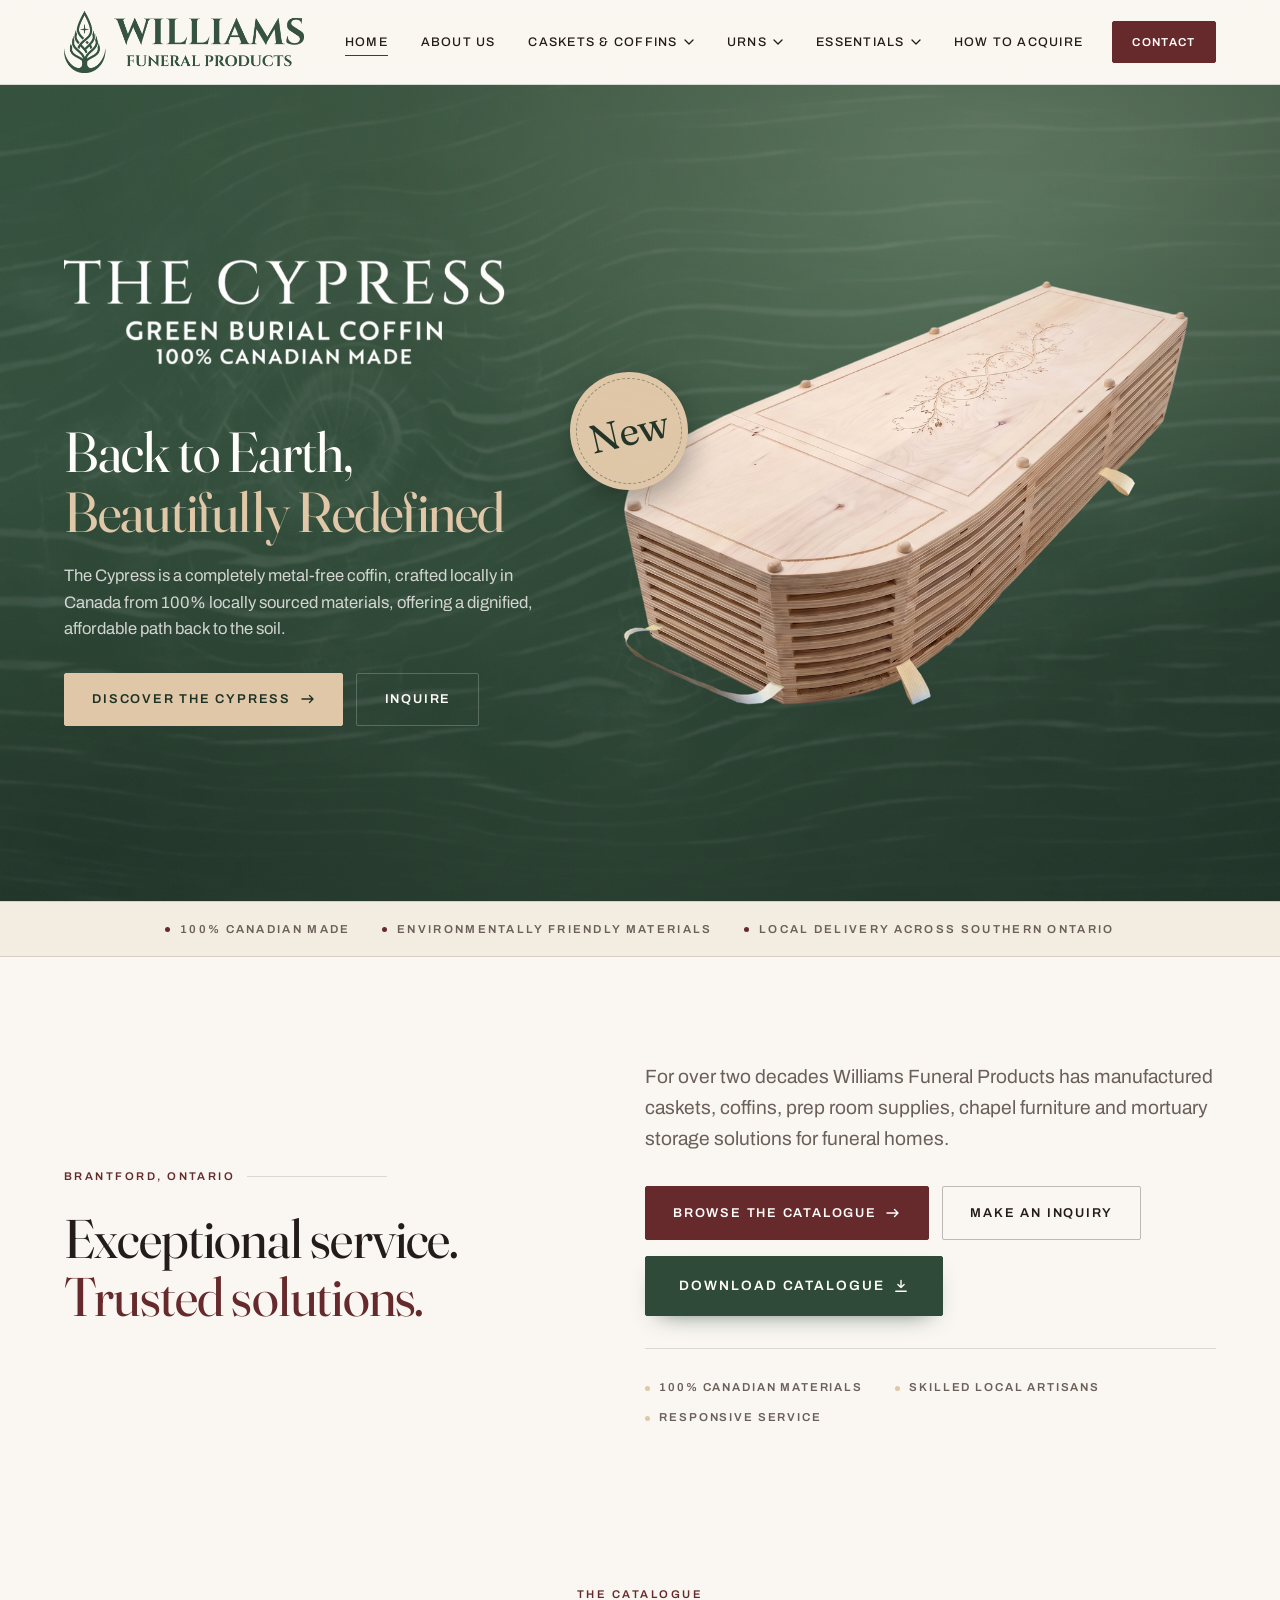
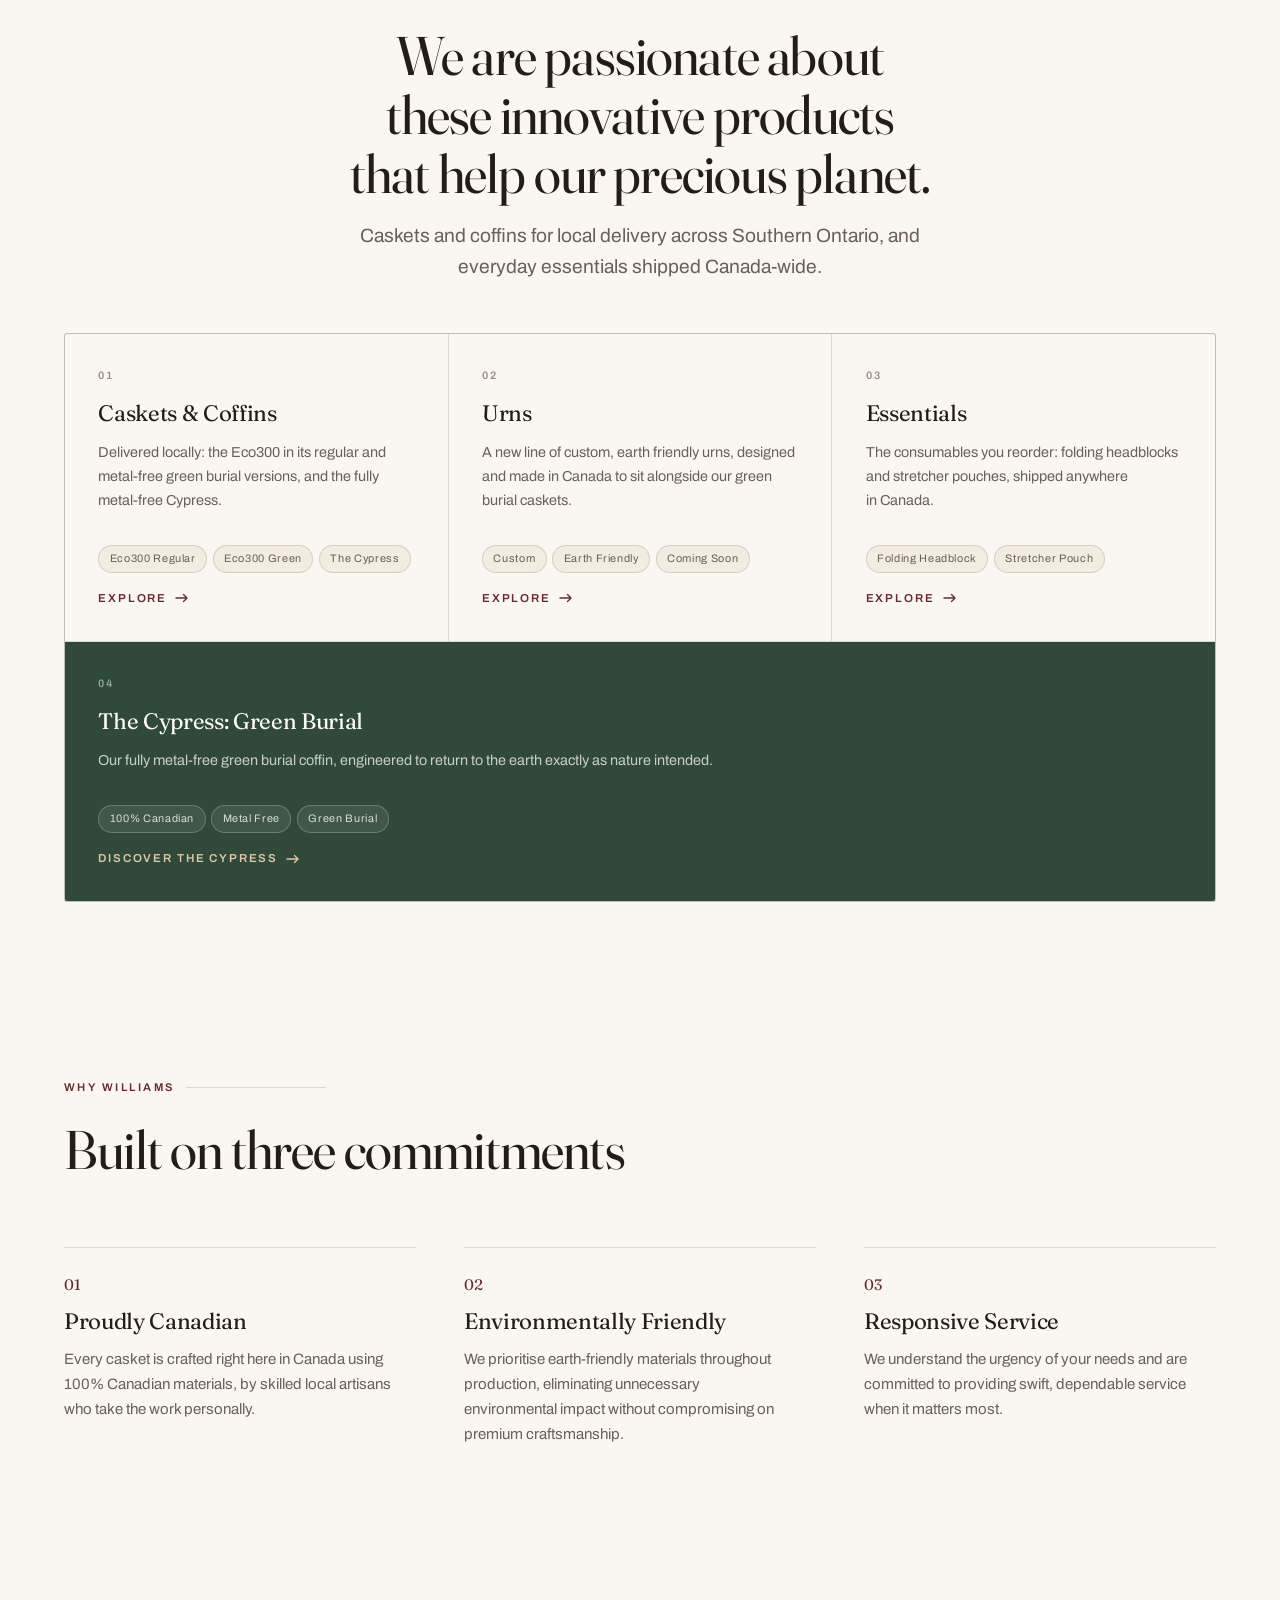
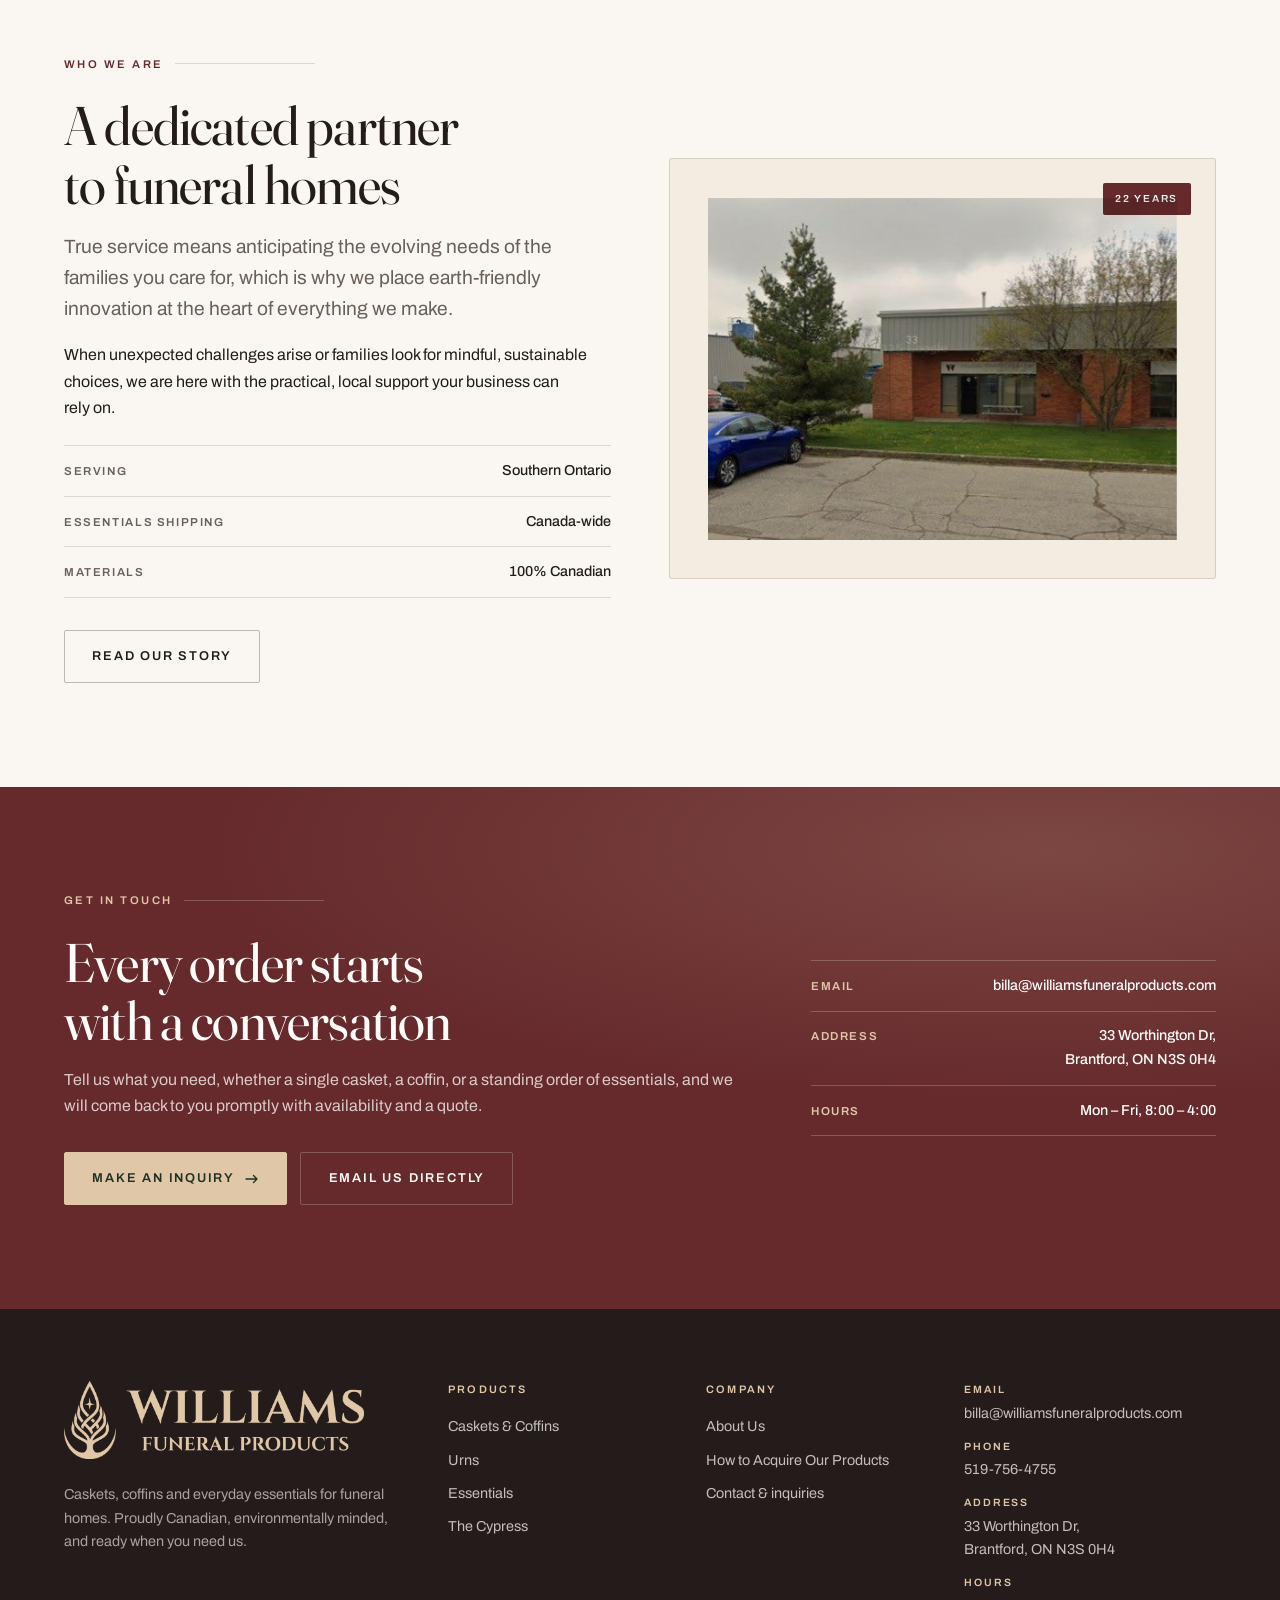
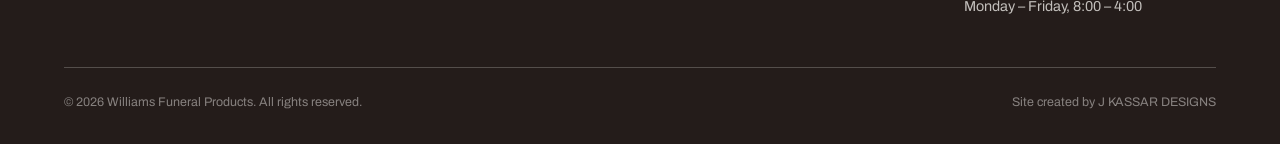
<file: index.html>
<!DOCTYPE html>
<html lang="en-CA" class="no-js">
<head>
<meta charset="utf-8">
<meta name="viewport" content="width=device-width, initial-scale=1">
<title>Williams Funeral Products</title>
<meta name="description" content="Canadian casket manufacturer and funeral home supplier serving Southern Ontario. Caskets, coffins and everyday essentials.">
<link rel="canonical" href="https://williamsfuneralproducts.com/">
<link rel="icon" href="favicon.ico" sizes="32x32">
<link rel="icon" href="assets/img/logos/icon-192.png" type="image/png" sizes="192x192">
<link rel="apple-touch-icon" href="apple-touch-icon.png">
<link rel="manifest" href="site.webmanifest">
<meta name="theme-color" content="#662a2c">

<!-- Open Graph / social -->
<meta property="og:type" content="website">
<meta property="og:site_name" content="Williams Funeral Products">
<meta property="og:title" content="Williams Funeral Products">
<meta property="og:description" content="Caskets, coffins and everyday essentials for funeral homes. 100% Canadian materials, crafted by skilled local artisans in Brantford, Ontario.">
<meta property="og:url" content="https://williamsfuneralproducts.com/">
<meta property="og:image" content="https://williamsfuneralproducts.com/assets/img/site/og-default.jpg">
<meta property="og:image:width" content="1200">
<meta property="og:image:height" content="630">
<meta property="og:image:alt" content="Williams Funeral Products">
<meta property="og:locale" content="en_CA">
<meta name="twitter:card" content="summary_large_image">

<link rel="preconnect" href="https://fonts.googleapis.com">
<link rel="preconnect" href="https://fonts.gstatic.com" crossorigin>
<link href="https://fonts.googleapis.com/css2?family=Archivo:wght@400;500;600;700&family=Fraunces:opsz,wght@9..144,300..700&display=swap" rel="stylesheet">
<link rel="stylesheet" href="assets/css/style.css">
<script type="application/ld+json">
{
  "@context": "https://schema.org",
  "@type": "LocalBusiness",
  "@id": "https://williamsfuneralproducts.com/#business",
  "name": "Williams Funeral Products",
  "url": "https://williamsfuneralproducts.com/",
  "logo": "https://williamsfuneralproducts.com/assets/img/logos/wfp-logo.png",
  "image": "https://williamsfuneralproducts.com/assets/img/site/about-premises.jpg",
  "description": "Canadian casket manufacturer and funeral home supplier based in Brantford, Ontario. Caskets, coffins and essentials for Southern Ontario.",
  "telephone": "+1-519-756-4755",
  "email": "billa@williamsfuneralproducts.com",
  "address": {
    "@type": "PostalAddress",
    "streetAddress": "33 Worthington Dr",
    "addressLocality": "Brantford",
    "addressRegion": "ON",
    "postalCode": "N3S 0H4",
    "addressCountry": "CA"
  },
  "openingHoursSpecification": [{
    "@type": "OpeningHoursSpecification",
    "dayOfWeek": ["Monday","Tuesday","Wednesday","Thursday","Friday"],
    "opens": "08:00",
    "closes": "16:00"
  }],
  "areaServed": [
    {"@type":"AdministrativeArea","name":"Southern Ontario"},
    {"@type":"City","name":"Brantford, Ontario"},
    {"@type":"City","name":"Paris, Ontario"},
    {"@type":"City","name":"St. George, Ontario"},
    {"@type":"City","name":"Burford, Ontario"},
    {"@type":"City","name":"Mount Pleasant, Ontario"},
    {"@type":"City","name":"Scotland, Ontario"},
    {"@type":"City","name":"Cainsville, Ontario"},
    {"@type":"City","name":"Ohsweken, Ontario"},
    {"@type":"City","name":"Hagersville, Ontario"},
    {"@type":"City","name":"Caledonia, Ontario"},
    {"@type":"City","name":"Waterford, Ontario"},
    {"@type":"City","name":"Simcoe, Ontario"},
    {"@type":"City","name":"Port Dover, Ontario"},
    {"@type":"City","name":"Delhi, Ontario"},
    {"@type":"City","name":"Norwich, Ontario"},
    {"@type":"City","name":"Tillsonburg, Ontario"},
    {"@type":"City","name":"Woodstock, Ontario"},
    {"@type":"City","name":"Ingersoll, Ontario"},
    {"@type":"City","name":"Ayr, Ontario"},
    {"@type":"City","name":"Cambridge, Ontario"},
    {"@type":"City","name":"Kitchener, Ontario"},
    {"@type":"City","name":"Waterloo, Ontario"},
    {"@type":"City","name":"Guelph, Ontario"},
    {"@type":"City","name":"Hamilton, Ontario"},
    {"@type":"City","name":"Ancaster, Ontario"},
    {"@type":"City","name":"Dundas, Ontario"},
    {"@type":"City","name":"Stoney Creek, Ontario"},
    {"@type":"City","name":"Waterdown, Ontario"},
    {"@type":"City","name":"Flamborough, Ontario"},
    {"@type":"City","name":"Binbrook, Ontario"},
    {"@type":"City","name":"Burlington, Ontario"},
    {"@type":"City","name":"Grimsby, Ontario"},
    {"@type":"City","name":"Beamsville, Ontario"},
    {"@type":"City","name":"Lincoln, Ontario"},
    {"@type":"City","name":"Smithville, Ontario"},
    {"@type":"City","name":"St. Catharines, Ontario"},
    {"@type":"City","name":"Niagara Falls, Ontario"},
    {"@type":"City","name":"Niagara-on-the-Lake, Ontario"},
    {"@type":"City","name":"Thorold, Ontario"},
    {"@type":"City","name":"Welland, Ontario"},
    {"@type":"City","name":"Port Colborne, Ontario"},
    {"@type":"City","name":"Fort Erie, Ontario"},
    {"@type":"City","name":"Toronto, Ontario"},
    {"@type":"City","name":"Etobicoke, Ontario"},
    {"@type":"City","name":"North York, Ontario"},
    {"@type":"City","name":"Scarborough, Ontario"},
    {"@type":"City","name":"Mississauga, Ontario"},
    {"@type":"City","name":"Brampton, Ontario"},
    {"@type":"City","name":"Vaughan, Ontario"},
    {"@type":"City","name":"Woodbridge, Ontario"},
    {"@type":"City","name":"Markham, Ontario"},
    {"@type":"City","name":"Richmond Hill, Ontario"},
    {"@type":"City","name":"Thornhill, Ontario"},
    {"@type":"City","name":"Oakville, Ontario"},
    {"@type":"City","name":"Milton, Ontario"},
    {"@type":"City","name":"Georgetown, Ontario"},
    {"@type":"City","name":"Halton Hills, Ontario"},
    {"@type":"City","name":"Caledon, Ontario"},
    {"@type":"City","name":"Bolton, Ontario"},
    {"@type":"City","name":"Newmarket, Ontario"},
    {"@type":"City","name":"Aurora, Ontario"},
    {"@type":"City","name":"King City, Ontario"},
    {"@type":"City","name":"Stouffville, Ontario"},
    {"@type":"City","name":"Pickering, Ontario"},
    {"@type":"City","name":"Ajax, Ontario"},
    {"@type":"City","name":"Whitby, Ontario"},
    {"@type":"City","name":"Oshawa, Ontario"},
    {"@type":"City","name":"Bowmanville, Ontario"},
    {"@type":"City","name":"Windsor, Ontario"},
    {"@type":"City","name":"LaSalle, Ontario"},
    {"@type":"City","name":"Tecumseh, Ontario"},
    {"@type":"City","name":"Amherstburg, Ontario"},
    {"@type":"City","name":"Essex, Ontario"},
    {"@type":"City","name":"Kingsville, Ontario"},
    {"@type":"City","name":"Leamington, Ontario"},
    {"@type":"City","name":"Lakeshore, Ontario"},
    {"@type":"City","name":"Belle River, Ontario"},
    {"@type":"City","name":"Harrow, Ontario"},
    {"@type":"City","name":"Chatham, Ontario"},
    {"@type":"City","name":"Wallaceburg, Ontario"},
    {"@type":"City","name":"Tilbury, Ontario"},
    {"@type":"City","name":"Blenheim, Ontario"},
    {"@type":"City","name":"Ridgetown, Ontario"},
    {"@type":"City","name":"Wheatley, Ontario"},
    {"@type":"City","name":"London, Ontario"},
    {"@type":"City","name":"St. Thomas, Ontario"},
    {"@type":"City","name":"Strathroy, Ontario"},
    {"@type":"City","name":"Sarnia, Ontario"}
  ],
  "knowsAbout": [
    "100% Canadian-made caskets",
    "100% metal-free burial casket",
    "Canadian casket manufacturer",
    "Canadian casket supplier",
    "Canadian caskets and funeral supplies",
    "Canadian funeral products manufacturer",
    "Canadian funeral products supplier",
    "Canadian green burial casket",
    "Canadian-made caskets",
    "Canadian-made funeral caskets",
    "Canadian-made green casket",
    "Canadian-made wood caskets",
    "affordable funeral caskets",
    "affordable green burial casket",
    "animal aftercare supplies",
    "biodegradable casket Canada",
    "biodegradable casket supplier",
    "biodegradable coffin Canada",
    "burial caskets Canada",
    "cardboard headblock",
    "casket containers Canada",
    "casket delivery Southern Ontario",
    "casket delivery for funeral homes",
    "casket for natural burial cemetery",
    "casket manufacturer Brantford",
    "casket manufacturer Brantford Ontario",
    "casket manufacturer Ontario",
    "casket supplier Brantford",
    "casket supplier Burlington",
    "casket supplier Cambridge Ontario",
    "casket supplier Canada",
    "casket supplier Hamilton",
    "casket supplier London Ontario",
    "casket supplier Niagara Falls",
    "casket supplier Ontario",
    "casket supplier Southern Ontario",
    "casket supplier Southwestern Ontario",
    "casket supplier St. Catharines",
    "casket supplier Toronto",
    "casket supplier for funeral directors",
    "caskets and mortuary supplies Canada",
    "caskets for funeral homes",
    "custom funeral caskets",
    "eco casket for funeral homes",
    "eco-friendly casket Canada",
    "eco-friendly caskets for funeral homes",
    "eco-friendly funeral products Canada",
    "environmentally friendly casket",
    "environmentally friendly caskets Canada",
    "environmentally responsible funeral products",
    "exhumation container supplier",
    "faith-specific funeral caskets",
    "folding funeral headblock",
    "funeral casket catalogue",
    "funeral containers Canada",
    "funeral director essentials",
    "funeral director products Canada",
    "funeral director supplies Canada",
    "funeral headblocks",
    "funeral home casket supplier",
    "funeral home consumables",
    "funeral home equipment Canada",
    "funeral home green burial options",
    "funeral home supplier Ontario",
    "funeral home supplier Woodstock Ontario",
    "funeral home supplies Canada",
    "funeral home supplies Guelph",
    "funeral home supplies Hamilton",
    "funeral home supplies Mississauga",
    "funeral home supplies Southern Ontario",
    "funeral home supplies and equipment",
    "funeral home supplies online Canada",
    "funeral industry equipment supplier",
    "funeral industry supplies Canada",
    "funeral positioning equipment",
    "funeral preparation headrest",
    "funeral preparation supplies",
    "funeral products supplier Canada",
    "funeral products supplier Oakville",
    "funeral products supplier Southern Ontario",
    "funeral supplies Brantford Ontario",
    "funeral supplies Greater Toronto Area",
    "funeral supplies Kitchener-Waterloo",
    "funeral supplies Niagara Region",
    "funeral supplies Southern Ontario",
    "funeral supplies shipped across Canada",
    "funeral supply company Brantford",
    "funeral supply company Canada",
    "funeral transfer pouch",
    "green burial casket Canada",
    "green burial casket supplier",
    "green funeral products Canada",
    "human remains transfer pouch",
    "lightweight green burial casket",
    "locally made Canadian caskets",
    "locally sourced Canadian casket",
    "made-to-order caskets",
    "memorial theme casket",
    "metal-free casket Canada",
    "mortuary headblocks",
    "mortuary preparation supplies",
    "mortuary stretcher pouch",
    "mortuary supplies Canada",
    "mortuary supplies Southern Ontario",
    "mortuary supplies online Canada",
    "natural burial casket Canada",
    "natural burial coffin Canada",
    "natural burial products Canada",
    "natural cedar casket",
    "natural wood burial casket",
    "organic burial casket Canada",
    "plywood caskets Canada",
    "poplar caskets Canada",
    "red cedar funeral casket",
    "religious caskets Canada",
    "rope handle casket",
    "stretcher pouch Canada",
    "sustainable casket Canada",
    "sustainable death-care products",
    "sustainable funeral casket",
    "sustainable funeral products Canada",
    "unique funeral caskets",
    "viewing casket Canada",
    "wholesale casket supplier",
    "wholesale caskets Canada",
    "wooden caskets Canada",
    "Canadian casket manufacturing",
    "casket supply for funeral homes",
    "wholesale caskets",
    "funeral home supplies",
    "mortuary supplies",
    "funeral director supplies",
    "wooden caskets",
    "plywood caskets",
    "poplar caskets",
    "rope handle caskets",
    "viewing caskets",
    "green burial caskets",
    "natural burial caskets",
    "biodegradable caskets",
    "metal-free caskets",
    "eco-friendly caskets",
    "sustainable funeral products",
    "stretcher pouches",
    "human remains transfer pouches",
    "folding headblocks"
  ]
}
</script>
</head>
<body>
<a class="skip-link" href="#main">Skip to content</a>

<!-- ====================================================================
     Header
     ==================================================================== -->
<header class="site-head" data-head>
  <div class="wrap head-bar">
    <a class="brand" href="./" aria-label="Williams Funeral Products home">
      <img class="brand__full" src="assets/img/logos/wfp-logo.png" alt="" width="1846" height="477">
    </a>

    <nav class="nav" aria-label="Primary">
      <ul class="nav__list">
        <li class="nav__item"><a class="nav__link" href="./">Home</a></li>
        <li class="nav__item"><a class="nav__link" href="about">About Us</a></li>

        <li class="nav__item" data-dropdown>
          <a class="nav__link" href="caskets-containers" data-dropdown-trigger aria-expanded="false" aria-controls="menu-caskets">
            Caskets &amp; Coffins
            <svg class="nav__caret" width="10" height="6" viewBox="0 0 10 6" fill="none" aria-hidden="true"><path d="M1 1l4 4 4-4" stroke="currentColor" stroke-width="1.3" stroke-linecap="round" stroke-linejoin="round"/></svg>
          </a>
          <div class="mega" id="menu-caskets" data-dropdown-panel data-open="false">
            <p class="mega__head">Caskets &amp; Coffins, Local Delivery</p>
            <ul class="mega__list">
              <li><a class="mega__link" href="caskets-containers#eco300">Eco300 Regular</a></li>
              <li><a class="mega__link" href="caskets-containers#eco300-green">Eco300 Green</a></li>
              <li><a class="mega__link" href="cypress">The Cypress (Green Burial)</a></li>
            </ul>
            <a class="mega__all" href="caskets-containers">View all caskets &amp; coffins</a>
          </div>
        </li>

        <li class="nav__item" data-dropdown>
          <a class="nav__link" href="urns-vessels" data-dropdown-trigger aria-expanded="false" aria-controls="menu-urns">
            Urns
            <svg class="nav__caret" width="10" height="6" viewBox="0 0 10 6" fill="none" aria-hidden="true"><path d="M1 1l4 4 4-4" stroke="currentColor" stroke-width="1.3" stroke-linecap="round" stroke-linejoin="round"/></svg>
          </a>
          <div class="mega" id="menu-urns" data-dropdown-panel data-open="false">
            <p class="mega__head">Urns</p>
            <ul class="mega__list">
              <li><a class="mega__link" href="urns-vessels#custom-earth-friendly-urns">Custom Earth Friendly Urns <span class="soon-tag">Coming soon</span></a></li>
            </ul>
            <a class="mega__all" href="urns-vessels">View the urn range</a>
          </div>
        </li>


        <li class="nav__item" data-dropdown>
          <a class="nav__link" href="essentials" data-dropdown-trigger aria-expanded="false" aria-controls="menu-essentials">
            Essentials
            <svg class="nav__caret" width="10" height="6" viewBox="0 0 10 6" fill="none" aria-hidden="true"><path d="M1 1l4 4 4-4" stroke="currentColor" stroke-width="1.3" stroke-linecap="round" stroke-linejoin="round"/></svg>
          </a>
          <div class="mega" id="menu-essentials" data-dropdown-panel data-open="false">
            <p class="mega__head">Online Store Essentials, Canada-wide</p>
            <ul class="mega__list">
              <li><a class="mega__link" href="essentials#folding-headblock">Folding Headblock</a></li>
              <li><a class="mega__link" href="essentials#stretcher-pouch">Stretcher Pouch</a></li>
            </ul>
            <a class="mega__all" href="essentials">View all essentials</a>
          </div>
        </li>

        <li class="nav__item"><a class="nav__link" href="how-to-acquire">How to Acquire</a></li>

        <li class="nav__item nav__item--cta"><a class="btn btn--nav" href="contact">Contact</a></li>
      </ul>
    </nav>


    <button class="burger" type="button" data-burger aria-expanded="false" aria-controls="mobile-drawer" aria-label="Open menu">
      <span></span><span></span><span></span>
    </button>
  </div>

</header>

<!-- Mobile drawer: a direct child of <body>. It must NOT live inside
     .site-head, whose backdrop-filter would make the header a
     containing block for this fixed-position element. -->
  <div class="drawer" id="mobile-drawer" data-drawer data-open="false" aria-hidden="true">
    <ul class="drawer__list">
      <li class="drawer__item"><a class="drawer__link" href="./">Home</a></li>
      <li class="drawer__item"><a class="drawer__link" href="about">About Us</a></li>

      <li class="drawer__item">
        <button class="drawer__toggle" type="button" data-acc-trigger aria-expanded="false" aria-controls="acc-caskets">
          Caskets &amp; Coffins
          <svg class="nav__caret" width="12" height="7" viewBox="0 0 10 6" fill="none" aria-hidden="true"><path d="M1 1l4 4 4-4" stroke="currentColor" stroke-width="1.3" stroke-linecap="round" stroke-linejoin="round"/></svg>
        </button>
        <div class="drawer__panel" id="acc-caskets" data-open="false"><div>
          <ul class="drawer__sub">
            <li><a href="caskets-containers#eco300">Eco300 Regular</a></li>
            <li><a href="caskets-containers#eco300-green">Eco300 Green</a></li>
            <li><a href="cypress">The Cypress (Green Burial)</a></li>
            <li><a href="caskets-containers">View all &rarr;</a></li>
          </ul>
        </div></div>
      </li>

      <li class="drawer__item">
        <button class="drawer__toggle" type="button" data-acc-trigger aria-expanded="false" aria-controls="acc-urns">
          Urns
          <svg class="nav__caret" width="12" height="7" viewBox="0 0 10 6" fill="none" aria-hidden="true"><path d="M1 1l4 4 4-4" stroke="currentColor" stroke-width="1.3" stroke-linecap="round" stroke-linejoin="round"/></svg>
        </button>
        <div class="drawer__panel" id="acc-urns" data-open="false"><div>
          <ul class="drawer__sub">
            <li><a href="urns-vessels#custom-earth-friendly-urns">Custom Earth Friendly Urns <span class="soon-tag">Coming soon</span></a></li>
            <li><a href="urns-vessels">View all &rarr;</a></li>
          </ul>
        </div></div>
      </li>


      <li class="drawer__item">
        <button class="drawer__toggle" type="button" data-acc-trigger aria-expanded="false" aria-controls="acc-essentials">
          Essentials
          <svg class="nav__caret" width="12" height="7" viewBox="0 0 10 6" fill="none" aria-hidden="true"><path d="M1 1l4 4 4-4" stroke="currentColor" stroke-width="1.3" stroke-linecap="round" stroke-linejoin="round"/></svg>
        </button>
        <div class="drawer__panel" id="acc-essentials" data-open="false"><div>
          <ul class="drawer__sub">
            <li><a href="essentials#folding-headblock">Folding Headblock</a></li>
            <li><a href="essentials#stretcher-pouch">Stretcher Pouch</a></li>
            <li><a href="essentials">View all &rarr;</a></li>
          </ul>
        </div></div>
      </li>

      <li class="drawer__item"><a class="drawer__link" href="how-to-acquire">How to Acquire</a></li>

      <li class="drawer__item"><a class="drawer__link" href="contact">Contact</a></li>
    </ul>

    <div class="drawer__foot">
      <a class="btn" href="contact">Make an inquiry</a>
      <div class="drawer__meta">
        <a href="mailto:billa@williamsfuneralproducts.com">billa@williamsfuneralproducts.com</a>
        <a href="tel:+15197564755">519-756-4755</a>
        <span>33 Worthington Dr, Brantford, ON N3S 0H4</span>
        <span>Monday &ndash; Friday, 8:00 &ndash; 4:00</span>
      </div>
    </div>
  </div>

<main id="main">

  <!-- ==================================================================
       Hero: The Cypress
       A full-width forest band, in the same language as the Cypress
       page's own hero. The photograph is flattened onto the forest
       ground at export, so the band's warm wash is painted above the
       content to keep the join invisible.
       ================================================================== -->
  <section class="cyp-hero" aria-labelledby="cyp-hero-title">
    <div class="wrap cyp-hero__inner">
      <div class="cyp-hero__copy">
        <img class="cyp-hero__mark" src="assets/img/logos/cypress-text-white.png" alt="" width="679" height="161" data-rise="1">

        <h1 class="cyp-hero__title" id="cyp-hero-title" data-rise="2">
          Back to Earth,
          <em>Beautifully Redefined</em>
        </h1>

        <p class="cyp-hero__lede" data-rise="3">
          The Cypress is a completely metal-free coffin, crafted locally in
          Canada from 100% locally sourced materials, offering a dignified,
          affordable path back to the soil.
        </p>

        <div class="btn-row cyp-hero__actions" data-rise="4">
          <a class="btn btn--sand" href="cypress">
            Discover the Cypress
            <svg class="btn__arrow" width="14" height="10" viewBox="0 0 14 10" fill="none" aria-hidden="true"><path d="M1 5h11M8.5 1.5L12 5l-3.5 3.5" stroke="currentColor" stroke-width="1.4" stroke-linecap="round" stroke-linejoin="round"/></svg>
          </a>
          <a class="btn btn--light cyp-hero__inquire" href="contact?product=The%20Cypress">Inquire</a>
        </div>
      </div>

      <div class="cyp-hero__stage" data-rise="5">
        <div class="cyp-hero__frame">
          <p class="sticker"><span class="sticker__word">New</span></p>
          <img class="cyp-hero__img" src="assets/img/products/cypress-hero.png" alt="The Cypress green burial casket, a light natural wood casket with slatted sides and a carved botanical motif on the lid" width="1000" height="752" loading="eager" fetchpriority="high">
        </div>
      </div>
    </div>
  </section>

  <div class="strip strip--wide">
    <div class="wrap strip__inner">
      <span><i class="strip__dot" aria-hidden="true"></i> 100% Canadian Made</span>
      <span><i class="strip__dot" aria-hidden="true"></i> Environmentally Friendly Materials</span>
      <span><i class="strip__dot" aria-hidden="true"></i> Local Delivery Across Southern Ontario</span>
    </div>
  </div>

  <!-- ==================================================================
       Who we are, in brief
       ================================================================== -->
  <section class="section intro" aria-labelledby="intro-title">
    <div class="wrap">
      <div class="intro__grid">
        <div data-reveal>
          <p class="eyebrow">Brantford, Ontario</p>
          <h2 class="h-lg intro__title" id="intro-title">
            Exceptional service.
            <em>Trusted solutions.</em>
          </h2>
        </div>

        <div data-reveal data-delay="1">
          <p class="lede">
            For over two decades Williams Funeral Products has manufactured
            caskets, coffins, prep room supplies, chapel furniture and mortuary
            storage solutions for funeral homes.
          </p>
          <div class="btn-row intro__actions">
            <a class="btn" href="caskets-containers">
              Browse the catalogue
              <svg class="btn__arrow" width="14" height="10" viewBox="0 0 14 10" fill="none" aria-hidden="true"><path d="M1 5h11M8.5 1.5L12 5l-3.5 3.5" stroke="currentColor" stroke-width="1.4" stroke-linecap="round" stroke-linejoin="round"/></svg>
            </a>
            <a class="btn btn--ghost" href="contact">Make an inquiry</a>
          </div>
          <div class="btn-row intro__actions intro__actions--feature">
            <a class="btn btn--feature" href="assets/docs/williams-funeral-products-catalogue.pdf" target="_blank" rel="noopener" aria-label="Download Catalogue (PDF, opens in a new tab)">
              Download Catalogue
              <svg class="btn__arrow" width="14" height="14" viewBox="0 0 14 14" fill="none" aria-hidden="true"><path d="M7 1.5v7M3.9 5.4L7 8.5l3.1-3.1M1.8 12.3h10.4" stroke="currentColor" stroke-width="1.4" stroke-linecap="round" stroke-linejoin="round"/></svg>
            </a>
          </div>
          <ul class="marks">
            <li>100% Canadian materials</li>
            <li>Skilled local artisans</li>
            <li>Responsive service</li>
          </ul>
        </div>
      </div>
    </div>
  </section>

  <!-- ==================================================================
       Catalogue
       ================================================================== -->
  <section class="section section--pull-up" aria-labelledby="cat-title">
    <div class="wrap">
      <div class="sec-head sec-head--center">
        <div class="sec-head__text" data-reveal>
          <p class="eyebrow eyebrow--center">The catalogue</p>
          <h2 class="h-lg sec-head__title" id="cat-title">We are passionate about these innovative products that help our precious planet.</h2>
          <p class="lede">
            Caskets and coffins for local delivery across Southern Ontario,
            and everyday essentials shipped Canada-wide.
          </p>
        </div>
        <!-- Temporarily removed until the printed catalogue exists. Restore as is.
        <a class="link-rule" href="contact" data-reveal data-delay="1">
          Request a full catalogue
          <svg width="14" height="10" viewBox="0 0 14 10" fill="none" aria-hidden="true"><path d="M1 5h11M8.5 1.5L12 5l-3.5 3.5" stroke="currentColor" stroke-width="1.4" stroke-linecap="round" stroke-linejoin="round"/></svg>
        </a>
        -->
      </div>

      <div class="cat-grid">
        <a class="cat-card" href="caskets-containers" data-reveal>
          <span class="cat-card__num">01</span>
          <h3 class="h-sm cat-card__title">Caskets &amp; Coffins</h3>
          <p class="cat-card__text">Delivered locally: the Eco300 in its regular and metal-free green burial versions, and the fully metal-free Cypress.</p>
          <ul class="cat-card__tags"><li>Eco300 Regular</li><li>Eco300 Green</li><li>The Cypress</li></ul>
          <span class="cat-card__go">Explore <svg width="14" height="10" viewBox="0 0 14 10" fill="none" aria-hidden="true"><path d="M1 5h11M8.5 1.5L12 5l-3.5 3.5" stroke="currentColor" stroke-width="1.4" stroke-linecap="round" stroke-linejoin="round"/></svg></span>
        </a>

        <a class="cat-card" href="urns-vessels" data-reveal data-delay="1">
          <span class="cat-card__num">02</span>
          <h3 class="h-sm cat-card__title">Urns</h3>
          <p class="cat-card__text">A new line of custom, earth friendly urns, designed and made in Canada to sit alongside our green burial caskets.</p>
          <ul class="cat-card__tags"><li>Custom</li><li>Earth Friendly</li><li>Coming Soon</li></ul>
          <span class="cat-card__go">Explore <svg width="14" height="10" viewBox="0 0 14 10" fill="none" aria-hidden="true"><path d="M1 5h11M8.5 1.5L12 5l-3.5 3.5" stroke="currentColor" stroke-width="1.4" stroke-linecap="round" stroke-linejoin="round"/></svg></span>
        </a>


        <a class="cat-card" href="essentials" data-reveal>
          <span class="cat-card__num">03</span>
          <h3 class="h-sm cat-card__title">Essentials</h3>
          <p class="cat-card__text">The consumables you reorder: folding headblocks and stretcher pouches, shipped anywhere in Canada.</p>
          <ul class="cat-card__tags"><li>Folding Headblock</li><li>Stretcher Pouch</li></ul>
          <span class="cat-card__go">Explore <svg width="14" height="10" viewBox="0 0 14 10" fill="none" aria-hidden="true"><path d="M1 5h11M8.5 1.5L12 5l-3.5 3.5" stroke="currentColor" stroke-width="1.4" stroke-linecap="round" stroke-linejoin="round"/></svg></span>
        </a>

        <a class="cat-card cat-card--accent" href="cypress" data-reveal data-delay="1">
          <span class="cat-card__num">04</span>
          <h3 class="h-sm cat-card__title">The Cypress: Green Burial</h3>
          <p class="cat-card__text">Our fully metal-free green burial coffin, engineered to return to the earth exactly as nature intended.</p>
          <ul class="cat-card__tags"><li>100% Canadian</li><li>Metal Free</li><li>Green Burial</li></ul>
          <span class="cat-card__go">Discover the Cypress <svg width="14" height="10" viewBox="0 0 14 10" fill="none" aria-hidden="true"><path d="M1 5h11M8.5 1.5L12 5l-3.5 3.5" stroke="currentColor" stroke-width="1.4" stroke-linecap="round" stroke-linejoin="round"/></svg></span>
        </a>
      </div>
    </div>
  </section>

  <!-- ==================================================================
       Why Williams
       ================================================================== -->
  <section class="section section--tight" aria-labelledby="why-title">
    <div class="wrap">
      <div class="sec-head">
        <div class="sec-head__text" data-reveal>
          <p class="eyebrow">Why Williams</p>
          <h2 class="h-lg sec-head__title" id="why-title">Built on three commitments</h2>
        </div>
      </div>

      <div class="values">
        <div class="value" data-reveal>
          <span class="value__num">01</span>
          <h3 class="h-sm value__title">Proudly Canadian</h3>
          <p class="value__text">
            Every casket is crafted right here in Canada using 100% Canadian
            materials, by skilled local artisans who take the work personally.
          </p>
        </div>
        <div class="value" data-reveal data-delay="1">
          <span class="value__num">02</span>
          <h3 class="h-sm value__title">Environmentally Friendly</h3>
          <p class="value__text">
            We prioritise earth-friendly materials throughout production,
            eliminating unnecessary environmental impact without compromising on
            premium craftsmanship.
          </p>
        </div>
        <div class="value" data-reveal data-delay="2">
          <span class="value__num">03</span>
          <h3 class="h-sm value__title">Responsive Service</h3>
          <p class="value__text">
            We understand the urgency of your needs and are committed to
            providing swift, dependable service when it matters most.
          </p>
        </div>
      </div>
    </div>
  </section>

  <!-- ==================================================================
       About excerpt
       ================================================================== -->
  <section class="section" aria-labelledby="about-title">
    <div class="wrap">
      <div class="split split--flip">
        <div class="split__media" data-reveal>
          <span class="split__badge">22 Years</span>
          <img src="assets/img/site/about-premises.jpg" alt="The Williams Funeral Products premises at 33 Worthington Drive in Brantford, a low brick and steel unit with the company sign beside the entrance" width="511" height="373" loading="lazy">
        </div>
        <div data-reveal data-delay="1">
          <p class="eyebrow">Who we are</p>
          <h2 class="h-lg sec-head__title" id="about-title">A dedicated partner to funeral homes</h2>
          <div class="prose">
            <p class="lede">
              True service means anticipating the evolving needs of the families
              you care for, which is why we place earth-friendly innovation at
              the heart of everything we make.
            </p>
            <p>
              When unexpected challenges arise or families look for mindful,
              sustainable choices, we are here with the practical, local support
              your business can rely on.
            </p>
          </div>
          <ul class="specs">
            <li><span class="specs__k">Serving</span> <span class="specs__v">Southern Ontario</span></li>
            <li><span class="specs__k">Essentials shipping</span> <span class="specs__v">Canada-wide</span></li>
            <li><span class="specs__k">Materials</span> <span class="specs__v">100% Canadian</span></li>
          </ul>
          <div class="btn-row" style="margin-top: var(--s5);">
            <a class="btn btn--ghost" href="about">Read our story</a>
          </div>
        </div>
      </div>
    </div>
  </section>

  <!-- ==================================================================
       Closing CTA
       ================================================================== -->
  <section class="band section" aria-labelledby="cta-title">
    <div class="wrap band__inner">
      <div class="band__grid">
        <div data-reveal>
          <p class="eyebrow eyebrow--light">Get in touch</p>
          <h2 class="h-lg band__title" id="cta-title">Every order starts with a conversation</h2>
          <p class="band__text">
            Tell us what you need, whether a single casket, a coffin, or a
            standing order of essentials, and we will come back to you promptly
            with availability and a quote.
          </p>
          <div class="btn-row">
            <a class="btn btn--sand" href="contact">
              Make an inquiry
              <svg class="btn__arrow" width="14" height="10" viewBox="0 0 14 10" fill="none" aria-hidden="true"><path d="M1 5h11M8.5 1.5L12 5l-3.5 3.5" stroke="currentColor" stroke-width="1.4" stroke-linecap="round" stroke-linejoin="round"/></svg>
            </a>
            <a class="btn btn--light" href="mailto:billa@williamsfuneralproducts.com">Email us directly</a>
          </div>
        </div>
        <div data-reveal data-delay="1">
          <ul class="specs" style="margin-top:0; border-top-color: var(--rule-light);">
            <li style="border-bottom-color: var(--rule-light);"><span class="specs__k" style="color: var(--sand);">Email</span> <span class="specs__v"><a href="mailto:billa@williamsfuneralproducts.com" style="color:inherit;text-decoration:none;">billa@williamsfuneralproducts.com</a></span></li>
            <li style="border-bottom-color: var(--rule-light);"><span class="specs__k" style="color: var(--sand);">Address</span> <span class="specs__v">33 Worthington Dr,<br>Brantford, ON N3S 0H4</span></li>
            <li style="border-bottom-color: var(--rule-light);"><span class="specs__k" style="color: var(--sand);">Hours</span> <span class="specs__v">Mon &ndash; Fri, 8:00 &ndash; 4:00</span></li>
          </ul>
        </div>
      </div>
    </div>
  </section>

</main>

<!-- ====================================================================
     Footer
     ==================================================================== -->
<footer class="site-foot">
  <div class="wrap">
    <div class="foot-grid">
      <div class="foot__brand">
        <img src="assets/img/logos/wfp-logo-beige.png" alt="Williams Funeral Products" width="1846" height="477" loading="lazy">
        <p class="foot__blurb">
          Caskets, coffins and everyday essentials for funeral homes.
          Proudly Canadian, environmentally minded, and ready when you need us.
        </p>
      </div>

      <div>
        <p class="foot__title">Products</p>
        <ul class="foot__list">
          <li><a href="caskets-containers">Caskets &amp; Coffins</a></li>
          <li><a href="urns-vessels">Urns</a></li>
          <li><a href="essentials">Essentials</a></li>
          <li><a href="cypress">The Cypress</a></li>
        </ul>
      </div>

      <div>
        <p class="foot__title">Company</p>
        <ul class="foot__list">
          <li><a href="about">About Us</a></li>
          <li><a href="how-to-acquire">How to Acquire Our Products</a></li>
          <li><a href="contact">Contact &amp; inquiries</a></li>
        </ul>
      </div>

      <address class="foot__meta">
        <div>
          <strong>Email</strong>
          <a href="mailto:billa@williamsfuneralproducts.com">billa@williamsfuneralproducts.com</a>
        </div>
        <div>
          <strong>Phone</strong>
          <a href="tel:+15197564755">519-756-4755</a>
        </div>
        <div>
          <strong>Address</strong>
          33 Worthington Dr,<br>Brantford, ON N3S 0H4
        </div>
        <div>
          <strong>Hours</strong>
          Monday &ndash; Friday, 8:00 &ndash; 4:00
        </div>
      </address>
    </div>

    <div class="foot-base">
      <p>&copy; <span data-year>2026</span> Williams Funeral Products. All rights reserved.</p>
      <p>Site created by <a class="foot-base__credit" href="https://jordandesigns.ca" target="_blank" rel="noopener noreferrer">J KASSAR DESIGNS</a></p>
    </div>
  </div>
</footer>

<script src="assets/js/main.js" defer></script>
</body>
</html>
</file>
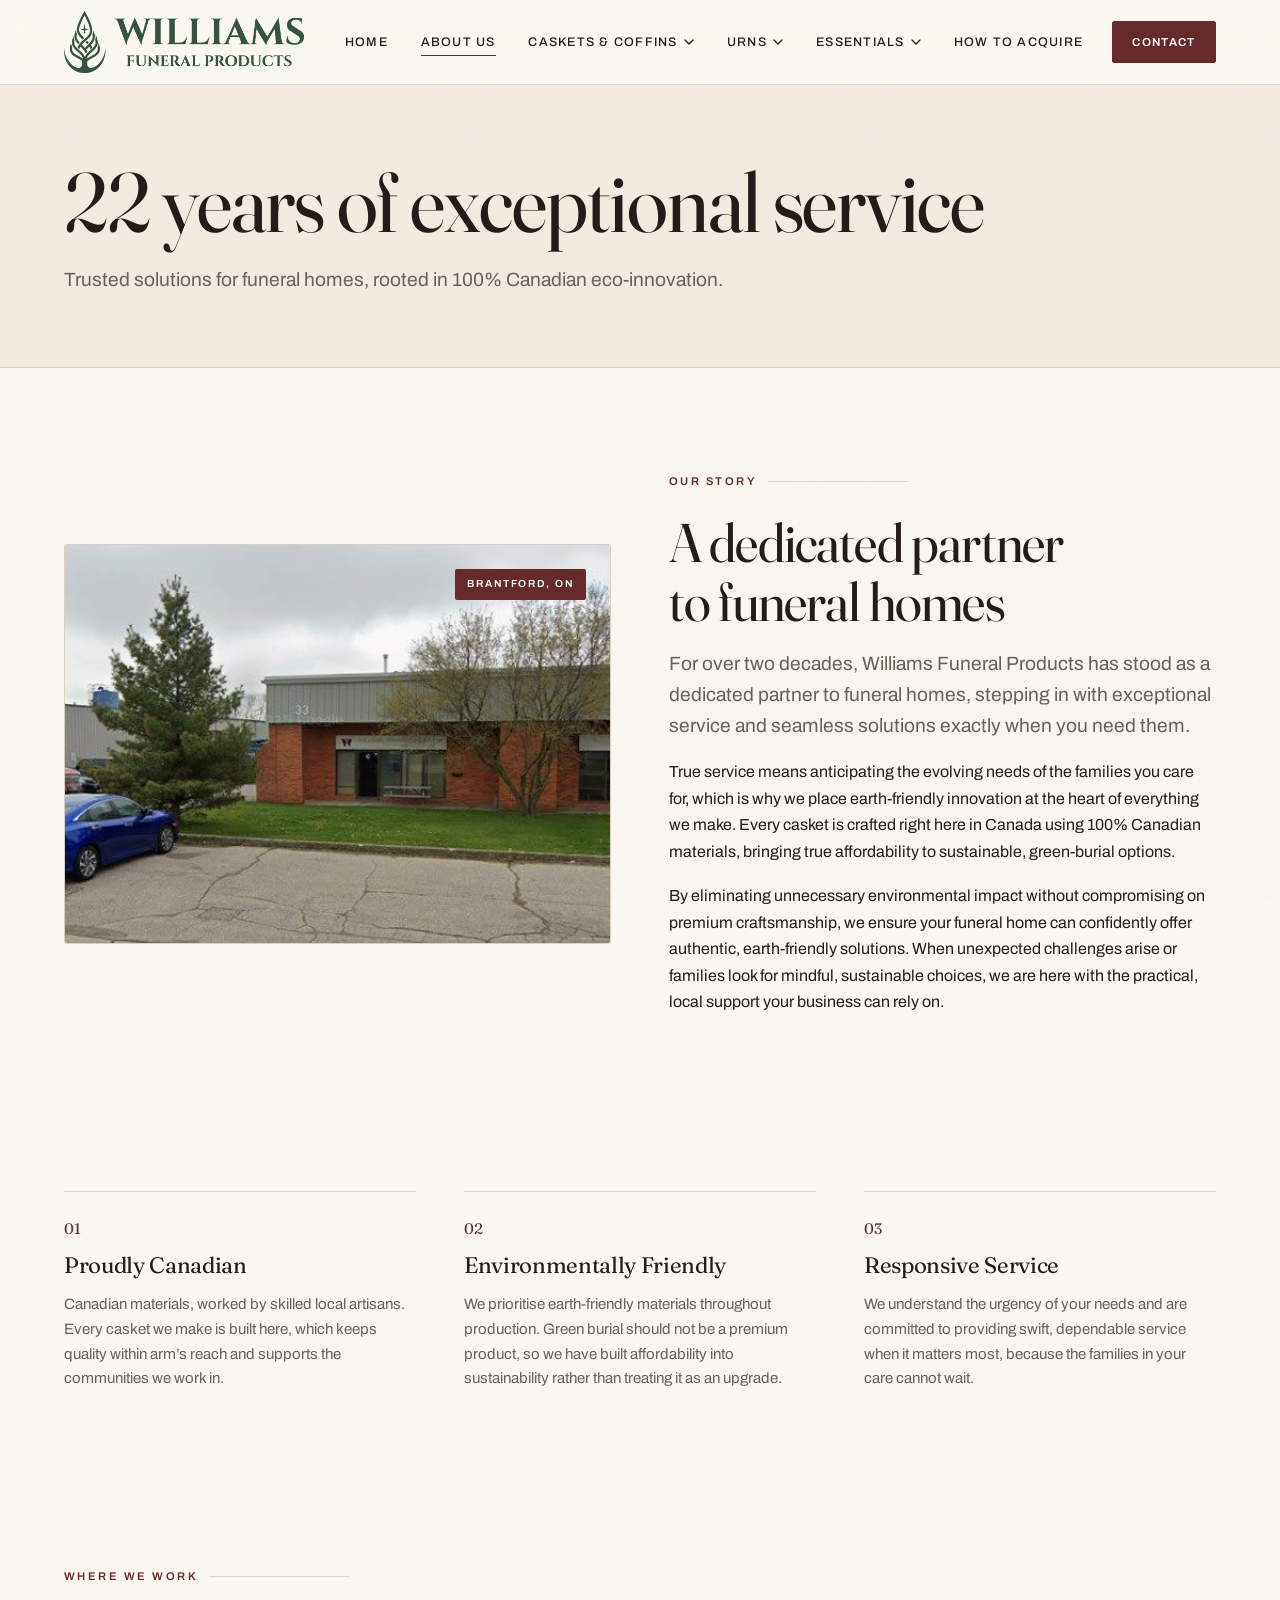
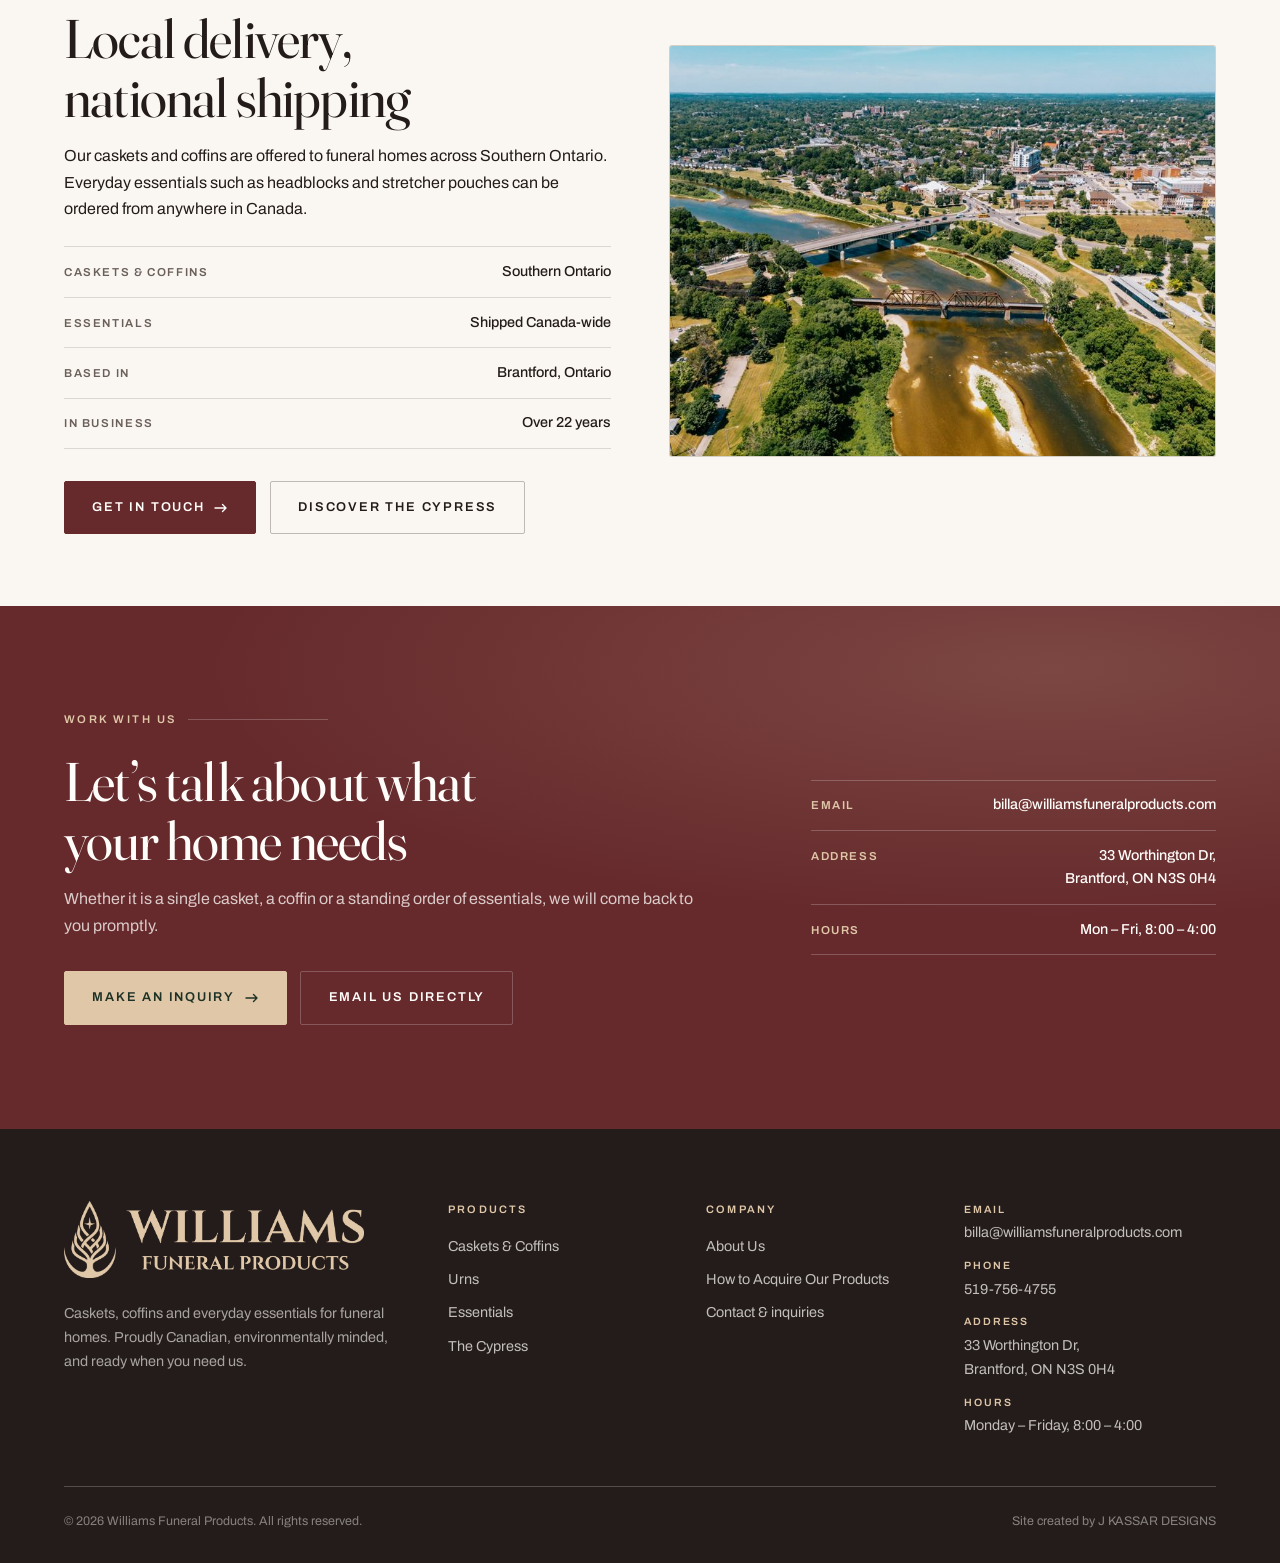
<file: about.html>
<!DOCTYPE html>
<html lang="en-CA" class="no-js">
<head>
<meta charset="utf-8">
<meta name="viewport" content="width=device-width, initial-scale=1">
<title>About Williams Funeral Products | Casket Manufacturer, Brantford</title>
<meta name="description" content="For over two decades Williams Funeral Products has manufactured Canadian-made caskets and coffins for funeral homes from Brantford, Ontario.">
<link rel="canonical" href="https://williamsfuneralproducts.com/about">
<link rel="icon" href="favicon.ico" sizes="32x32">
<link rel="icon" href="assets/img/logos/icon-192.png" type="image/png" sizes="192x192">
<link rel="apple-touch-icon" href="apple-touch-icon.png">
<link rel="manifest" href="site.webmanifest">
<meta name="theme-color" content="#662a2c">

<meta property="og:type" content="website">
<meta property="og:site_name" content="Williams Funeral Products">
<meta property="og:title" content="About Williams Funeral Products | Casket Manufacturer, Brantford">
<meta property="og:description" content="22 years of exceptional service and trusted solutions for funeral homes, rooted in 100% Canadian eco-innovation.">
<meta property="og:url" content="https://williamsfuneralproducts.com/about">
<meta property="og:image" content="https://williamsfuneralproducts.com/assets/img/site/og-default.jpg">
<meta property="og:image:width" content="1200">
<meta property="og:image:height" content="630">
<meta property="og:image:alt" content="Williams Funeral Products">
<meta property="og:locale" content="en_CA">
<meta name="twitter:card" content="summary_large_image">

<link rel="preconnect" href="https://fonts.googleapis.com">
<link rel="preconnect" href="https://fonts.gstatic.com" crossorigin>
<link href="https://fonts.googleapis.com/css2?family=Archivo:wght@400;500;600;700&family=Fraunces:opsz,wght@9..144,300..700&display=swap" rel="stylesheet">
<link rel="stylesheet" href="assets/css/style.css">
</head>
<body>
<a class="skip-link" href="#main">Skip to content</a>

<header class="site-head" data-head>
  <div class="wrap head-bar">
    <a class="brand" href="./" aria-label="Williams Funeral Products home">
      <img class="brand__full" src="assets/img/logos/wfp-logo.png" alt="" width="1846" height="477">
    </a>

    <nav class="nav" aria-label="Primary">
      <ul class="nav__list">
        <li class="nav__item"><a class="nav__link" href="./">Home</a></li>
        <li class="nav__item"><a class="nav__link" href="about">About Us</a></li>

        <li class="nav__item" data-dropdown>
          <a class="nav__link" href="caskets-containers" data-dropdown-trigger aria-expanded="false" aria-controls="menu-caskets">
            Caskets &amp; Coffins
            <svg class="nav__caret" width="10" height="6" viewBox="0 0 10 6" fill="none" aria-hidden="true"><path d="M1 1l4 4 4-4" stroke="currentColor" stroke-width="1.3" stroke-linecap="round" stroke-linejoin="round"/></svg>
          </a>
          <div class="mega" id="menu-caskets" data-dropdown-panel data-open="false">
            <p class="mega__head">Caskets &amp; Coffins, Local Delivery</p>
            <ul class="mega__list">
              <li><a class="mega__link" href="caskets-containers#eco300">Eco300 Regular</a></li>
              <li><a class="mega__link" href="caskets-containers#eco300-green">Eco300 Green</a></li>
              <li><a class="mega__link" href="cypress">The Cypress (Green Burial)</a></li>
            </ul>
            <a class="mega__all" href="caskets-containers">View all caskets &amp; coffins</a>
          </div>
        </li>

        <li class="nav__item" data-dropdown>
          <a class="nav__link" href="urns-vessels" data-dropdown-trigger aria-expanded="false" aria-controls="menu-urns">
            Urns
            <svg class="nav__caret" width="10" height="6" viewBox="0 0 10 6" fill="none" aria-hidden="true"><path d="M1 1l4 4 4-4" stroke="currentColor" stroke-width="1.3" stroke-linecap="round" stroke-linejoin="round"/></svg>
          </a>
          <div class="mega" id="menu-urns" data-dropdown-panel data-open="false">
            <p class="mega__head">Urns</p>
            <ul class="mega__list">
              <li><a class="mega__link" href="urns-vessels#custom-earth-friendly-urns">Custom Earth Friendly Urns <span class="soon-tag">Coming soon</span></a></li>
            </ul>
            <a class="mega__all" href="urns-vessels">View the urn range</a>
          </div>
        </li>


        <li class="nav__item" data-dropdown>
          <a class="nav__link" href="essentials" data-dropdown-trigger aria-expanded="false" aria-controls="menu-essentials">
            Essentials
            <svg class="nav__caret" width="10" height="6" viewBox="0 0 10 6" fill="none" aria-hidden="true"><path d="M1 1l4 4 4-4" stroke="currentColor" stroke-width="1.3" stroke-linecap="round" stroke-linejoin="round"/></svg>
          </a>
          <div class="mega" id="menu-essentials" data-dropdown-panel data-open="false">
            <p class="mega__head">Online Store Essentials, Canada-wide</p>
            <ul class="mega__list">
              <li><a class="mega__link" href="essentials#folding-headblock">Folding Headblock</a></li>
              <li><a class="mega__link" href="essentials#stretcher-pouch">Stretcher Pouch</a></li>
            </ul>
            <a class="mega__all" href="essentials">View all essentials</a>
          </div>
        </li>

        <li class="nav__item"><a class="nav__link" href="how-to-acquire">How to Acquire</a></li>

        <li class="nav__item nav__item--cta"><a class="btn btn--nav" href="contact">Contact</a></li>
      </ul>
    </nav>


    <button class="burger" type="button" data-burger aria-expanded="false" aria-controls="mobile-drawer" aria-label="Open menu">
      <span></span><span></span><span></span>
    </button>
  </div>

</header>

<!-- Mobile drawer: a direct child of <body>. It must NOT live inside
     .site-head, whose backdrop-filter would make the header a
     containing block for this fixed-position element. -->
  <div class="drawer" id="mobile-drawer" data-drawer data-open="false" aria-hidden="true">
    <ul class="drawer__list">
      <li class="drawer__item"><a class="drawer__link" href="./">Home</a></li>
      <li class="drawer__item"><a class="drawer__link" href="about">About Us</a></li>

      <li class="drawer__item">
        <button class="drawer__toggle" type="button" data-acc-trigger aria-expanded="false" aria-controls="acc-caskets">
          Caskets &amp; Coffins
          <svg class="nav__caret" width="12" height="7" viewBox="0 0 10 6" fill="none" aria-hidden="true"><path d="M1 1l4 4 4-4" stroke="currentColor" stroke-width="1.3" stroke-linecap="round" stroke-linejoin="round"/></svg>
        </button>
        <div class="drawer__panel" id="acc-caskets" data-open="false"><div>
          <ul class="drawer__sub">
            <li><a href="caskets-containers#eco300">Eco300 Regular</a></li>
            <li><a href="caskets-containers#eco300-green">Eco300 Green</a></li>
            <li><a href="cypress">The Cypress (Green Burial)</a></li>
            <li><a href="caskets-containers">View all &rarr;</a></li>
          </ul>
        </div></div>
      </li>

      <li class="drawer__item">
        <button class="drawer__toggle" type="button" data-acc-trigger aria-expanded="false" aria-controls="acc-urns">
          Urns
          <svg class="nav__caret" width="12" height="7" viewBox="0 0 10 6" fill="none" aria-hidden="true"><path d="M1 1l4 4 4-4" stroke="currentColor" stroke-width="1.3" stroke-linecap="round" stroke-linejoin="round"/></svg>
        </button>
        <div class="drawer__panel" id="acc-urns" data-open="false"><div>
          <ul class="drawer__sub">
            <li><a href="urns-vessels#custom-earth-friendly-urns">Custom Earth Friendly Urns <span class="soon-tag">Coming soon</span></a></li>
            <li><a href="urns-vessels">View all &rarr;</a></li>
          </ul>
        </div></div>
      </li>


      <li class="drawer__item">
        <button class="drawer__toggle" type="button" data-acc-trigger aria-expanded="false" aria-controls="acc-essentials">
          Essentials
          <svg class="nav__caret" width="12" height="7" viewBox="0 0 10 6" fill="none" aria-hidden="true"><path d="M1 1l4 4 4-4" stroke="currentColor" stroke-width="1.3" stroke-linecap="round" stroke-linejoin="round"/></svg>
        </button>
        <div class="drawer__panel" id="acc-essentials" data-open="false"><div>
          <ul class="drawer__sub">
            <li><a href="essentials#folding-headblock">Folding Headblock</a></li>
            <li><a href="essentials#stretcher-pouch">Stretcher Pouch</a></li>
            <li><a href="essentials">View all &rarr;</a></li>
          </ul>
        </div></div>
      </li>

      <li class="drawer__item"><a class="drawer__link" href="how-to-acquire">How to Acquire</a></li>

      <li class="drawer__item"><a class="drawer__link" href="contact">Contact</a></li>
    </ul>

    <div class="drawer__foot">
      <a class="btn" href="contact">Make an inquiry</a>
      <div class="drawer__meta">
        <a href="mailto:billa@williamsfuneralproducts.com">billa@williamsfuneralproducts.com</a>
        <a href="tel:+15197564755">519-756-4755</a>
        <span>33 Worthington Dr, Brantford, ON N3S 0H4</span>
        <span>Monday &ndash; Friday, 8:00 &ndash; 4:00</span>
      </div>
    </div>
  </div>

<main id="main">

  <!-- ==================================================================
       Page header
       ================================================================== -->
  <section class="page-head">
    <div class="wrap">
      <h1 class="h-xl page-head__title">22 years of exceptional service</h1>
      <p class="lede page-head__lede">
        Trusted solutions for funeral homes, rooted in 100% Canadian
        eco-innovation.
      </p>
    </div>
  </section>

  <!-- ==================================================================
       The story
       ================================================================== -->
  <section class="section" aria-labelledby="story-title">
    <div class="wrap">
      <div class="split split--match">
        <div class="split__media split__media--photo" data-reveal>
          <span class="split__badge">Brantford, ON</span>
          <img src="assets/img/site/about-premises.jpg" alt="The Williams Funeral Products premises at 33 Worthington Drive in Brantford, a low brick and steel unit with the company sign beside the entrance" width="511" height="373" loading="lazy">
        </div>
        <div data-reveal data-delay="1">
          <p class="eyebrow">Our story</p>
          <h2 class="h-lg sec-head__title" id="story-title">A dedicated partner to funeral homes</h2>
          <div class="prose">
            <p class="lede">
              For over two decades, Williams Funeral Products has stood as a
              dedicated partner to funeral homes, stepping in with exceptional
              service and seamless solutions exactly when you need them.
            </p>
            <p>
              True service means anticipating the evolving needs of the families
              you care for, which is why we place earth-friendly innovation at
              the heart of everything we make. Every casket is crafted right
              here in Canada using 100% Canadian materials, bringing true
              affordability to sustainable, green-burial options.
            </p>
            <p>
              By eliminating unnecessary environmental impact without
              compromising on premium craftsmanship, we ensure your funeral home
              can confidently offer authentic, earth-friendly solutions. When
              unexpected challenges arise or families look for mindful,
              sustainable choices, we are here with the practical, local support
              your business can rely on.
            </p>
          </div>
        </div>
      </div>
    </div>
  </section>

  <!-- ==================================================================
       Commitments
       ================================================================== -->
  <section class="section section--tight" aria-labelledby="commit-title">
    <div class="wrap">
      <h2 class="visually-hidden" id="commit-title">What we stand for</h2>

      <div class="values">
        <div class="value" data-reveal>
          <span class="value__num">01</span>
          <h3 class="h-sm value__title">Proudly Canadian</h3>
          <p class="value__text">
            Canadian materials, worked by skilled local artisans. Every casket
            we make is built here, which keeps quality within arm&rsquo;s reach
            and supports the communities we work in.
          </p>
        </div>
        <div class="value" data-reveal data-delay="1">
          <span class="value__num">02</span>
          <h3 class="h-sm value__title">Environmentally Friendly</h3>
          <p class="value__text">
            We prioritise earth-friendly materials throughout production. Green
            burial should not be a premium product, so we have built
            affordability into sustainability rather than treating it as an
            upgrade.
          </p>
        </div>
        <div class="value" data-reveal data-delay="2">
          <span class="value__num">03</span>
          <h3 class="h-sm value__title">Responsive Service</h3>
          <p class="value__text">
            We understand the urgency of your needs and are committed to
            providing swift, dependable service when it matters most, because the
            families in your care cannot wait.
          </p>
        </div>
      </div>
    </div>
  </section>

  <!-- ==================================================================
       Where we work
       ================================================================== -->
  <section class="section section--tight" aria-labelledby="area-title">
    <div class="wrap">
      <div class="split split--flip split--match">
        <div class="split__media split__media--photo" data-reveal>
          <img src="assets/img/site/brantford-grand-river.jpg" alt="An aerial view of Brantford, Ontario, with the Lorne Bridge and the rail bridge crossing the Grand River" width="750" height="564" loading="lazy">
        </div>
        <div data-reveal data-delay="1">
          <p class="eyebrow">Where we work</p>
          <h2 class="h-lg sec-head__title" id="area-title">Local delivery, national shipping</h2>
          <div class="prose">
            <p>
              Our caskets and coffins are offered to funeral homes across
              Southern Ontario. Everyday
              essentials such as headblocks and stretcher pouches can be
              ordered from anywhere in Canada.
            </p>
          </div>
          <ul class="specs">
            <li><span class="specs__k">Caskets &amp; coffins</span> <span class="specs__v">Southern Ontario</span></li>
            <li><span class="specs__k">Essentials</span> <span class="specs__v">Shipped Canada-wide</span></li>
            <li><span class="specs__k">Based in</span> <span class="specs__v">Brantford, Ontario</span></li>
            <li><span class="specs__k">In business</span> <span class="specs__v">Over 22 years</span></li>
          </ul>
          <div class="btn-row" style="margin-top: var(--s5);">
            <a class="btn" href="contact">
              Get in touch
              <svg class="btn__arrow" width="14" height="10" viewBox="0 0 14 10" fill="none" aria-hidden="true"><path d="M1 5h11M8.5 1.5L12 5l-3.5 3.5" stroke="currentColor" stroke-width="1.4" stroke-linecap="round" stroke-linejoin="round"/></svg>
            </a>
            <a class="btn btn--ghost" href="cypress">Discover the Cypress</a>
          </div>
        </div>
      </div>
    </div>
  </section>

  <!-- ==================================================================
       CTA
       ================================================================== -->
  <section class="band section" aria-labelledby="about-cta">
    <div class="wrap band__inner">
      <div class="band__grid">
        <div data-reveal>
          <p class="eyebrow eyebrow--light">Work with us</p>
          <h2 class="h-lg band__title" id="about-cta">Let&rsquo;s talk about what your home needs</h2>
          <p class="band__text">
            Whether it is a single casket, a coffin or a standing order of
            essentials, we will come back to you promptly.
          </p>
          <div class="btn-row">
            <a class="btn btn--sand" href="contact">
              Make an inquiry
              <svg class="btn__arrow" width="14" height="10" viewBox="0 0 14 10" fill="none" aria-hidden="true"><path d="M1 5h11M8.5 1.5L12 5l-3.5 3.5" stroke="currentColor" stroke-width="1.4" stroke-linecap="round" stroke-linejoin="round"/></svg>
            </a>
            <a class="btn btn--light" href="mailto:billa@williamsfuneralproducts.com">Email us directly</a>
          </div>
        </div>
        <div data-reveal data-delay="1">
          <ul class="specs" style="margin-top:0; border-top-color: var(--rule-light);">
            <li style="border-bottom-color: var(--rule-light);"><span class="specs__k" style="color: var(--sand);">Email</span> <span class="specs__v"><a href="mailto:billa@williamsfuneralproducts.com" style="color:inherit;text-decoration:none;">billa@williamsfuneralproducts.com</a></span></li>
            <li style="border-bottom-color: var(--rule-light);"><span class="specs__k" style="color: var(--sand);">Address</span> <span class="specs__v">33 Worthington Dr,<br>Brantford, ON N3S 0H4</span></li>
            <li style="border-bottom-color: var(--rule-light);"><span class="specs__k" style="color: var(--sand);">Hours</span> <span class="specs__v">Mon &ndash; Fri, 8:00 &ndash; 4:00</span></li>
          </ul>
        </div>
      </div>
    </div>
  </section>

</main>

<footer class="site-foot">
  <div class="wrap">
    <div class="foot-grid">
      <div class="foot__brand">
        <img src="assets/img/logos/wfp-logo-beige.png" alt="Williams Funeral Products" width="1846" height="477" loading="lazy">
        <p class="foot__blurb">
          Caskets, coffins and everyday essentials for funeral homes.
          Proudly Canadian, environmentally minded, and ready when you need us.
        </p>
      </div>

      <div>
        <p class="foot__title">Products</p>
        <ul class="foot__list">
          <li><a href="caskets-containers">Caskets &amp; Coffins</a></li>
          <li><a href="urns-vessels">Urns</a></li>
          <li><a href="essentials">Essentials</a></li>
          <li><a href="cypress">The Cypress</a></li>
        </ul>
      </div>

      <div>
        <p class="foot__title">Company</p>
        <ul class="foot__list">
          <li><a href="about">About Us</a></li>
          <li><a href="how-to-acquire">How to Acquire Our Products</a></li>
          <li><a href="contact">Contact &amp; inquiries</a></li>
        </ul>
      </div>

      <address class="foot__meta">
        <div>
          <strong>Email</strong>
          <a href="mailto:billa@williamsfuneralproducts.com">billa@williamsfuneralproducts.com</a>
        </div>
        <div>
          <strong>Phone</strong>
          <a href="tel:+15197564755">519-756-4755</a>
        </div>
        <div>
          <strong>Address</strong>
          33 Worthington Dr,<br>Brantford, ON N3S 0H4
        </div>
        <div>
          <strong>Hours</strong>
          Monday &ndash; Friday, 8:00 &ndash; 4:00
        </div>
      </address>
    </div>

    <div class="foot-base">
      <p>&copy; <span data-year>2026</span> Williams Funeral Products. All rights reserved.</p>
      <p>Site created by <a class="foot-base__credit" href="https://jordandesigns.ca" target="_blank" rel="noopener noreferrer">J KASSAR DESIGNS</a></p>
    </div>
  </div>
</footer>

<script src="assets/js/main.js" defer></script>
</body>
</html>
</file>
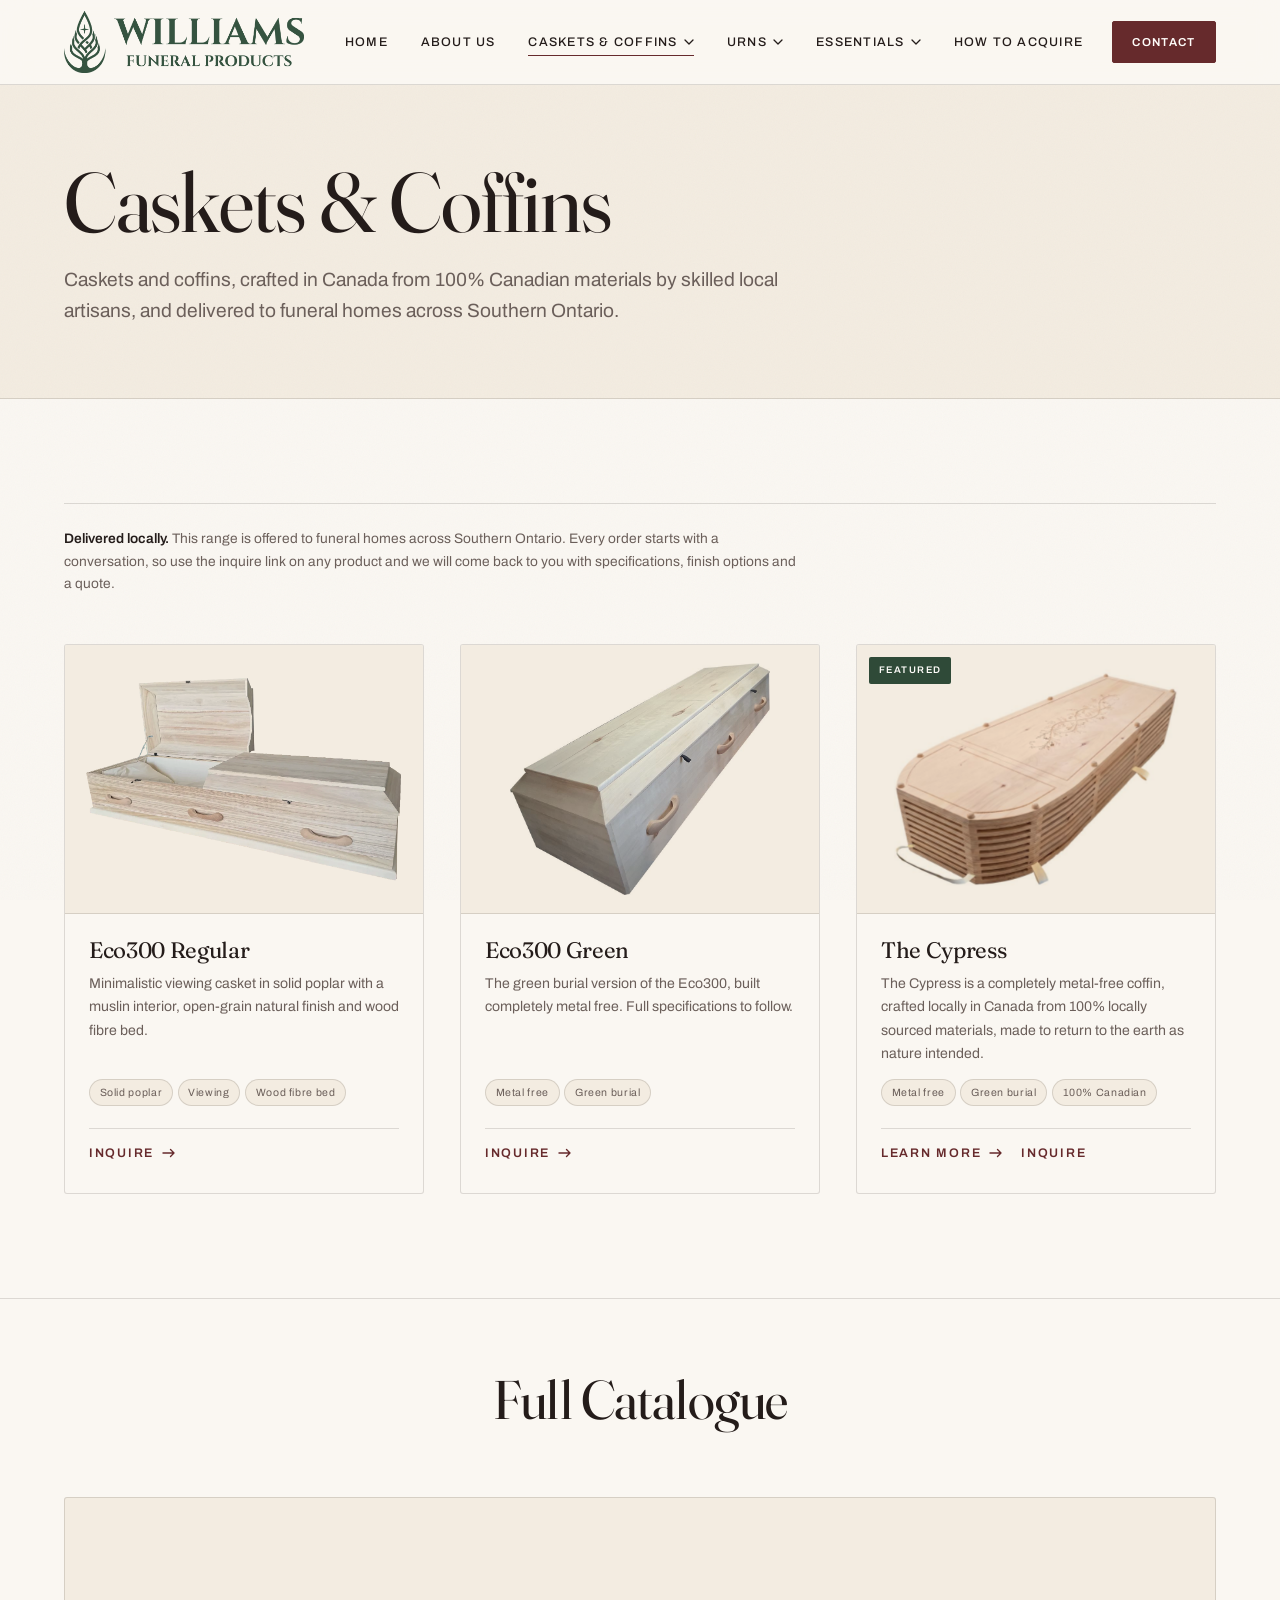
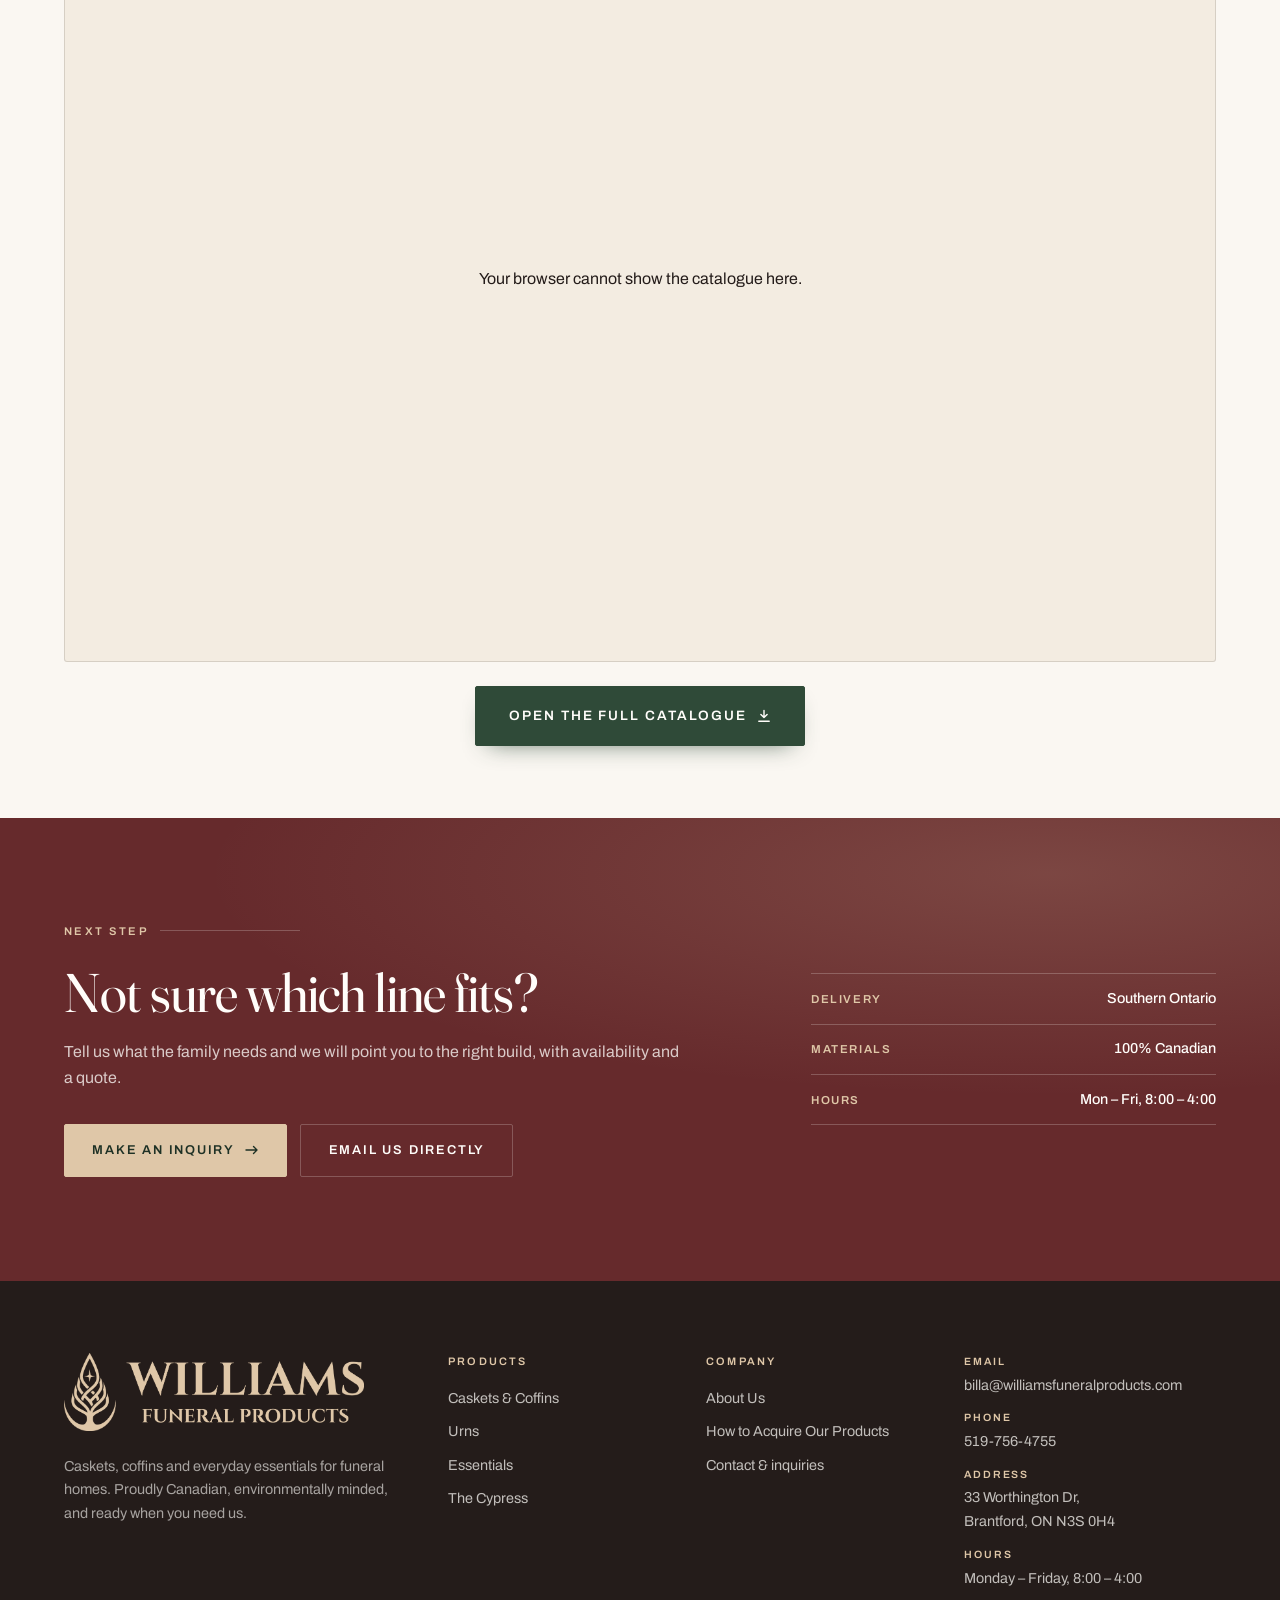
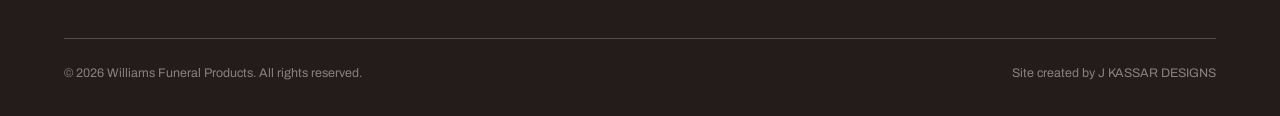
<file: caskets-containers.html>
<!DOCTYPE html>
<html lang="en-CA" class="no-js">
<head>
<meta charset="utf-8">
<meta name="viewport" content="width=device-width, initial-scale=1">
<title>Caskets &amp; Coffins, Made in Canada | Williams Funeral Products</title>
<meta name="description" content="Caskets and coffins for funeral homes across Southern Ontario: the Eco300 Regular, the metal-free Eco300 Green and the Cypress green burial coffin, made in Canada.">
<link rel="canonical" href="https://williamsfuneralproducts.com/caskets-containers">
<link rel="icon" href="favicon.ico" sizes="32x32">
<link rel="icon" href="assets/img/logos/icon-192.png" type="image/png" sizes="192x192">
<link rel="apple-touch-icon" href="apple-touch-icon.png">
<link rel="manifest" href="site.webmanifest">
<meta name="theme-color" content="#662a2c">

<meta property="og:type" content="website">
<meta property="og:site_name" content="Williams Funeral Products">
<meta property="og:title" content="Caskets &amp; Coffins, Made in Canada | Williams Funeral Products">
<meta property="og:description" content="The Eco300 Regular, the metal-free Eco300 Green and the Cypress green burial coffin, crafted in Canada and delivered to funeral homes across Southern Ontario.">
<meta property="og:url" content="https://williamsfuneralproducts.com/caskets-containers">
<meta property="og:image" content="https://williamsfuneralproducts.com/assets/img/site/og-default.jpg">
<meta property="og:image:width" content="1200">
<meta property="og:image:height" content="630">
<meta property="og:image:alt" content="Williams Funeral Products">
<meta property="og:locale" content="en_CA">
<meta name="twitter:card" content="summary_large_image">

<link rel="preconnect" href="https://fonts.googleapis.com">
<link rel="preconnect" href="https://fonts.gstatic.com" crossorigin>
<link href="https://fonts.googleapis.com/css2?family=Archivo:wght@400;500;600;700&family=Fraunces:opsz,wght@9..144,300..700&display=swap" rel="stylesheet">
<link rel="stylesheet" href="assets/css/style.css">
</head>
<body>
<a class="skip-link" href="#main">Skip to content</a>

<header class="site-head" data-head>
  <div class="wrap head-bar">
    <a class="brand" href="./" aria-label="Williams Funeral Products home">
      <img class="brand__full" src="assets/img/logos/wfp-logo.png" alt="" width="1846" height="477">
    </a>

    <nav class="nav" aria-label="Primary">
      <ul class="nav__list">
        <li class="nav__item"><a class="nav__link" href="./">Home</a></li>
        <li class="nav__item"><a class="nav__link" href="about">About Us</a></li>

        <li class="nav__item" data-dropdown>
          <a class="nav__link" href="caskets-containers" data-dropdown-trigger aria-expanded="false" aria-controls="menu-caskets">
            Caskets &amp; Coffins
            <svg class="nav__caret" width="10" height="6" viewBox="0 0 10 6" fill="none" aria-hidden="true"><path d="M1 1l4 4 4-4" stroke="currentColor" stroke-width="1.3" stroke-linecap="round" stroke-linejoin="round"/></svg>
          </a>
          <div class="mega" id="menu-caskets" data-dropdown-panel data-open="false">
            <p class="mega__head">Caskets &amp; Coffins, Local Delivery</p>
            <ul class="mega__list">
              <li><a class="mega__link" href="caskets-containers#eco300">Eco300 Regular</a></li>
              <li><a class="mega__link" href="caskets-containers#eco300-green">Eco300 Green</a></li>
              <li><a class="mega__link" href="cypress">The Cypress (Green Burial)</a></li>
            </ul>
            <a class="mega__all" href="caskets-containers">View all caskets &amp; coffins</a>
          </div>
        </li>

        <li class="nav__item" data-dropdown>
          <a class="nav__link" href="urns-vessels" data-dropdown-trigger aria-expanded="false" aria-controls="menu-urns">
            Urns
            <svg class="nav__caret" width="10" height="6" viewBox="0 0 10 6" fill="none" aria-hidden="true"><path d="M1 1l4 4 4-4" stroke="currentColor" stroke-width="1.3" stroke-linecap="round" stroke-linejoin="round"/></svg>
          </a>
          <div class="mega" id="menu-urns" data-dropdown-panel data-open="false">
            <p class="mega__head">Urns</p>
            <ul class="mega__list">
              <li><a class="mega__link" href="urns-vessels#custom-earth-friendly-urns">Custom Earth Friendly Urns <span class="soon-tag">Coming soon</span></a></li>
            </ul>
            <a class="mega__all" href="urns-vessels">View the urn range</a>
          </div>
        </li>


        <li class="nav__item" data-dropdown>
          <a class="nav__link" href="essentials" data-dropdown-trigger aria-expanded="false" aria-controls="menu-essentials">
            Essentials
            <svg class="nav__caret" width="10" height="6" viewBox="0 0 10 6" fill="none" aria-hidden="true"><path d="M1 1l4 4 4-4" stroke="currentColor" stroke-width="1.3" stroke-linecap="round" stroke-linejoin="round"/></svg>
          </a>
          <div class="mega" id="menu-essentials" data-dropdown-panel data-open="false">
            <p class="mega__head">Online Store Essentials, Canada-wide</p>
            <ul class="mega__list">
              <li><a class="mega__link" href="essentials#folding-headblock">Folding Headblock</a></li>
              <li><a class="mega__link" href="essentials#stretcher-pouch">Stretcher Pouch</a></li>
            </ul>
            <a class="mega__all" href="essentials">View all essentials</a>
          </div>
        </li>

        <li class="nav__item"><a class="nav__link" href="how-to-acquire">How to Acquire</a></li>

        <li class="nav__item nav__item--cta"><a class="btn btn--nav" href="contact">Contact</a></li>
      </ul>
    </nav>


    <button class="burger" type="button" data-burger aria-expanded="false" aria-controls="mobile-drawer" aria-label="Open menu">
      <span></span><span></span><span></span>
    </button>
  </div>

</header>

<!-- Mobile drawer: a direct child of <body>. It must NOT live inside
     .site-head, whose backdrop-filter would make the header a
     containing block for this fixed-position element. -->
  <div class="drawer" id="mobile-drawer" data-drawer data-open="false" aria-hidden="true">
    <ul class="drawer__list">
      <li class="drawer__item"><a class="drawer__link" href="./">Home</a></li>
      <li class="drawer__item"><a class="drawer__link" href="about">About Us</a></li>

      <li class="drawer__item">
        <button class="drawer__toggle" type="button" data-acc-trigger aria-expanded="false" aria-controls="acc-caskets">
          Caskets &amp; Coffins
          <svg class="nav__caret" width="12" height="7" viewBox="0 0 10 6" fill="none" aria-hidden="true"><path d="M1 1l4 4 4-4" stroke="currentColor" stroke-width="1.3" stroke-linecap="round" stroke-linejoin="round"/></svg>
        </button>
        <div class="drawer__panel" id="acc-caskets" data-open="false"><div>
          <ul class="drawer__sub">
            <li><a href="caskets-containers#eco300">Eco300 Regular</a></li>
            <li><a href="caskets-containers#eco300-green">Eco300 Green</a></li>
            <li><a href="cypress">The Cypress (Green Burial)</a></li>
            <li><a href="caskets-containers">View all &rarr;</a></li>
          </ul>
        </div></div>
      </li>

      <li class="drawer__item">
        <button class="drawer__toggle" type="button" data-acc-trigger aria-expanded="false" aria-controls="acc-urns">
          Urns
          <svg class="nav__caret" width="12" height="7" viewBox="0 0 10 6" fill="none" aria-hidden="true"><path d="M1 1l4 4 4-4" stroke="currentColor" stroke-width="1.3" stroke-linecap="round" stroke-linejoin="round"/></svg>
        </button>
        <div class="drawer__panel" id="acc-urns" data-open="false"><div>
          <ul class="drawer__sub">
            <li><a href="urns-vessels#custom-earth-friendly-urns">Custom Earth Friendly Urns <span class="soon-tag">Coming soon</span></a></li>
            <li><a href="urns-vessels">View all &rarr;</a></li>
          </ul>
        </div></div>
      </li>


      <li class="drawer__item">
        <button class="drawer__toggle" type="button" data-acc-trigger aria-expanded="false" aria-controls="acc-essentials">
          Essentials
          <svg class="nav__caret" width="12" height="7" viewBox="0 0 10 6" fill="none" aria-hidden="true"><path d="M1 1l4 4 4-4" stroke="currentColor" stroke-width="1.3" stroke-linecap="round" stroke-linejoin="round"/></svg>
        </button>
        <div class="drawer__panel" id="acc-essentials" data-open="false"><div>
          <ul class="drawer__sub">
            <li><a href="essentials#folding-headblock">Folding Headblock</a></li>
            <li><a href="essentials#stretcher-pouch">Stretcher Pouch</a></li>
            <li><a href="essentials">View all &rarr;</a></li>
          </ul>
        </div></div>
      </li>

      <li class="drawer__item"><a class="drawer__link" href="how-to-acquire">How to Acquire</a></li>

      <li class="drawer__item"><a class="drawer__link" href="contact">Contact</a></li>
    </ul>

    <div class="drawer__foot">
      <a class="btn" href="contact">Make an inquiry</a>
      <div class="drawer__meta">
        <a href="mailto:billa@williamsfuneralproducts.com">billa@williamsfuneralproducts.com</a>
        <a href="tel:+15197564755">519-756-4755</a>
        <span>33 Worthington Dr, Brantford, ON N3S 0H4</span>
        <span>Monday &ndash; Friday, 8:00 &ndash; 4:00</span>
      </div>
    </div>
  </div>

<main id="main">

  <section class="page-head">
    <div class="wrap">
      <h1 class="h-xl page-head__title">Caskets &amp; Coffins</h1>
      <p class="lede page-head__lede">
        Caskets and coffins, crafted in Canada from 100% Canadian materials by
        skilled local artisans, and delivered to funeral homes across Southern
        Ontario.
      </p>
    </div>
  </section>

  <section class="section" aria-labelledby="range-title">
    <div class="wrap">
      <div class="cat-intro">
        <h2 class="visually-hidden" id="range-title">The range</h2>
        <p class="cat-intro__note">
          <strong>Delivered locally.</strong> This range is offered to funeral
          homes across Southern Ontario.
          Every order starts with a conversation, so use the inquire link on any
          product and we will come back to you with specifications, finish
          options and a quote.
        </p>
      </div>

      <div class="prod-grid">

        <article class="prod" id="eco300" data-reveal>
          <div class="prod__media">
            <img src="assets/img/products/eco300.jpg" alt="Eco300 minimalistic viewing casket in solid poplar with an open grain natural finish" width="800" height="420" loading="lazy">
          </div>
          <div class="prod__body">
            <h3 class="h-sm prod__name">Eco300 Regular</h3>
            <p class="prod__text">Minimalistic viewing casket in solid poplar with a muslin interior, open-grain natural finish and wood fibre bed.</p>
            <ul class="prod__meta"><li>Solid poplar</li><li>Viewing</li><li>Wood fibre bed</li></ul>
            <div class="prod__actions">
              <a class="link-rule" href="contact?product=Eco300%20Regular">Inquire <svg width="14" height="10" viewBox="0 0 14 10" fill="none" aria-hidden="true"><path d="M1 5h11M8.5 1.5L12 5l-3.5 3.5" stroke="currentColor" stroke-width="1.4" stroke-linecap="round" stroke-linejoin="round"/></svg></a>
            </div>
          </div>
        </article>

        <article class="prod" id="eco300-green" data-reveal data-delay="1">
          <div class="prod__media">
            <img src="assets/img/products/eco300-green.jpg" alt="The Eco300 Green, a metal free casket in pale solid poplar with shaped wooden handles" width="800" height="713" loading="lazy">
          </div>
          <div class="prod__body">
            <h3 class="h-sm prod__name">Eco300 Green</h3>
            <p class="prod__text">The green burial version of the Eco300, built completely metal free. Full specifications to follow.</p>
            <ul class="prod__meta"><li>Metal free</li><li>Green burial</li></ul>
            <div class="prod__actions">
              <a class="link-rule" href="contact?product=Eco300%20Green">Inquire <svg width="14" height="10" viewBox="0 0 14 10" fill="none" aria-hidden="true"><path d="M1 5h11M8.5 1.5L12 5l-3.5 3.5" stroke="currentColor" stroke-width="1.4" stroke-linecap="round" stroke-linejoin="round"/></svg></a>
            </div>
          </div>
        </article>


        <article class="prod" id="cypress" data-reveal data-delay="2">
          <div class="prod__media">
            <span class="prod__flag">Featured</span>
            <img src="assets/img/products/cypress-main.jpg" alt="The Cypress green burial coffin in light natural wood with slatted sides and a carved botanical motif on the lid" width="800" height="602" loading="lazy">
          </div>
          <div class="prod__body">
            <h3 class="h-sm prod__name">The Cypress</h3>
            <p class="prod__text">The Cypress is a completely metal-free coffin, crafted locally in Canada from 100% locally sourced materials, made to return to the earth as nature intended.</p>
            <ul class="prod__meta"><li>Metal free</li><li>Green burial</li><li>100% Canadian</li></ul>
            <div class="prod__actions">
              <a class="link-rule" href="cypress">Learn more <svg width="14" height="10" viewBox="0 0 14 10" fill="none" aria-hidden="true"><path d="M1 5h11M8.5 1.5L12 5l-3.5 3.5" stroke="currentColor" stroke-width="1.4" stroke-linecap="round" stroke-linejoin="round"/></svg></a>
              <a class="link-rule" href="contact?product=The%20Cypress">Inquire</a>
            </div>
          </div>
        </article>

      </div>
    </div>
  </section>

  <section class="section section--tight catalogue" id="catalogue" aria-labelledby="catalogue-title">
    <div class="wrap">
      <div class="sec-head sec-head--center">
        <div class="sec-head__text" data-reveal>
          <h2 class="h-lg sec-head__title" id="catalogue-title">Full Catalogue</h2>
        </div>
      </div>

      <div class="catalogue__viewer" data-catalogue="assets/docs/wfp_catalogue_reduced.pdf" data-reveal>
        <object data="assets/docs/wfp_catalogue_reduced.pdf#view=FitH&navpanes=0" type="application/pdf" title="Williams Funeral Products full catalogue">
          <!-- Shown wherever the browser cannot display a PDF inline. -->
          <p class="catalogue__fallback">Your browser cannot show the catalogue here.</p>
        </object>
      </div>

      <div class="btn-row catalogue__actions">
        <a class="btn btn--feature" href="assets/docs/wfp_catalogue_reduced.pdf" target="_blank" rel="noopener" aria-label="Open the full catalogue (PDF, opens in a new tab)">
          Open the full catalogue
          <svg class="btn__arrow" width="14" height="14" viewBox="0 0 14 14" fill="none" aria-hidden="true"><path d="M7 1.5v7M3.9 5.4L7 8.5l3.1-3.1M1.8 12.3h10.4" stroke="currentColor" stroke-width="1.4" stroke-linecap="round" stroke-linejoin="round"/></svg>
        </a>
      </div>
    </div>
  </section>

  <section class="band section" aria-labelledby="cat-cta">
    <div class="wrap band__inner">
      <div class="band__grid">
        <div data-reveal>
          <p class="eyebrow eyebrow--light">Next step</p>
          <h2 class="h-lg band__title" id="cat-cta">Not sure which line fits?</h2>
          <p class="band__text">
            Tell us what the family needs and we will point you to the right
            build, with availability and a quote.
          </p>
          <div class="btn-row">
            <a class="btn btn--sand" href="contact">
              Make an inquiry
              <svg class="btn__arrow" width="14" height="10" viewBox="0 0 14 10" fill="none" aria-hidden="true"><path d="M1 5h11M8.5 1.5L12 5l-3.5 3.5" stroke="currentColor" stroke-width="1.4" stroke-linecap="round" stroke-linejoin="round"/></svg>
            </a>
            <a class="btn btn--light" href="mailto:billa@williamsfuneralproducts.com">Email us directly</a>
          </div>
        </div>
        <div data-reveal data-delay="1">
          <ul class="specs" style="margin-top:0; border-top-color: var(--rule-light);">
            <li style="border-bottom-color: var(--rule-light);"><span class="specs__k" style="color: var(--sand);">Delivery</span> <span class="specs__v">Southern Ontario</span></li>
            <li style="border-bottom-color: var(--rule-light);"><span class="specs__k" style="color: var(--sand);">Materials</span> <span class="specs__v">100% Canadian</span></li>
            <li style="border-bottom-color: var(--rule-light);"><span class="specs__k" style="color: var(--sand);">Hours</span> <span class="specs__v">Mon &ndash; Fri, 8:00 &ndash; 4:00</span></li>
          </ul>
        </div>
      </div>
    </div>
  </section>

</main>

<footer class="site-foot">
  <div class="wrap">
    <div class="foot-grid">
      <div class="foot__brand">
        <img src="assets/img/logos/wfp-logo-beige.png" alt="Williams Funeral Products" width="1846" height="477" loading="lazy">
        <p class="foot__blurb">
          Caskets, coffins and everyday essentials for funeral homes.
          Proudly Canadian, environmentally minded, and ready when you need us.
        </p>
      </div>

      <div>
        <p class="foot__title">Products</p>
        <ul class="foot__list">
          <li><a href="caskets-containers">Caskets &amp; Coffins</a></li>
          <li><a href="urns-vessels">Urns</a></li>
          <li><a href="essentials">Essentials</a></li>
          <li><a href="cypress">The Cypress</a></li>
        </ul>
      </div>

      <div>
        <p class="foot__title">Company</p>
        <ul class="foot__list">
          <li><a href="about">About Us</a></li>
          <li><a href="how-to-acquire">How to Acquire Our Products</a></li>
          <li><a href="contact">Contact &amp; inquiries</a></li>
        </ul>
      </div>

      <address class="foot__meta">
        <div>
          <strong>Email</strong>
          <a href="mailto:billa@williamsfuneralproducts.com">billa@williamsfuneralproducts.com</a>
        </div>
        <div>
          <strong>Phone</strong>
          <a href="tel:+15197564755">519-756-4755</a>
        </div>
        <div>
          <strong>Address</strong>
          33 Worthington Dr,<br>Brantford, ON N3S 0H4
        </div>
        <div>
          <strong>Hours</strong>
          Monday &ndash; Friday, 8:00 &ndash; 4:00
        </div>
      </address>
    </div>

    <div class="foot-base">
      <p>&copy; <span data-year>2026</span> Williams Funeral Products. All rights reserved.</p>
      <p>Site created by <a class="foot-base__credit" href="https://jordandesigns.ca" target="_blank" rel="noopener noreferrer">J KASSAR DESIGNS</a></p>
    </div>
  </div>
</footer>

<script src="assets/js/main.js" defer></script>
<script src="assets/js/catalogue.js" defer></script>
</body>
</html>
</file>
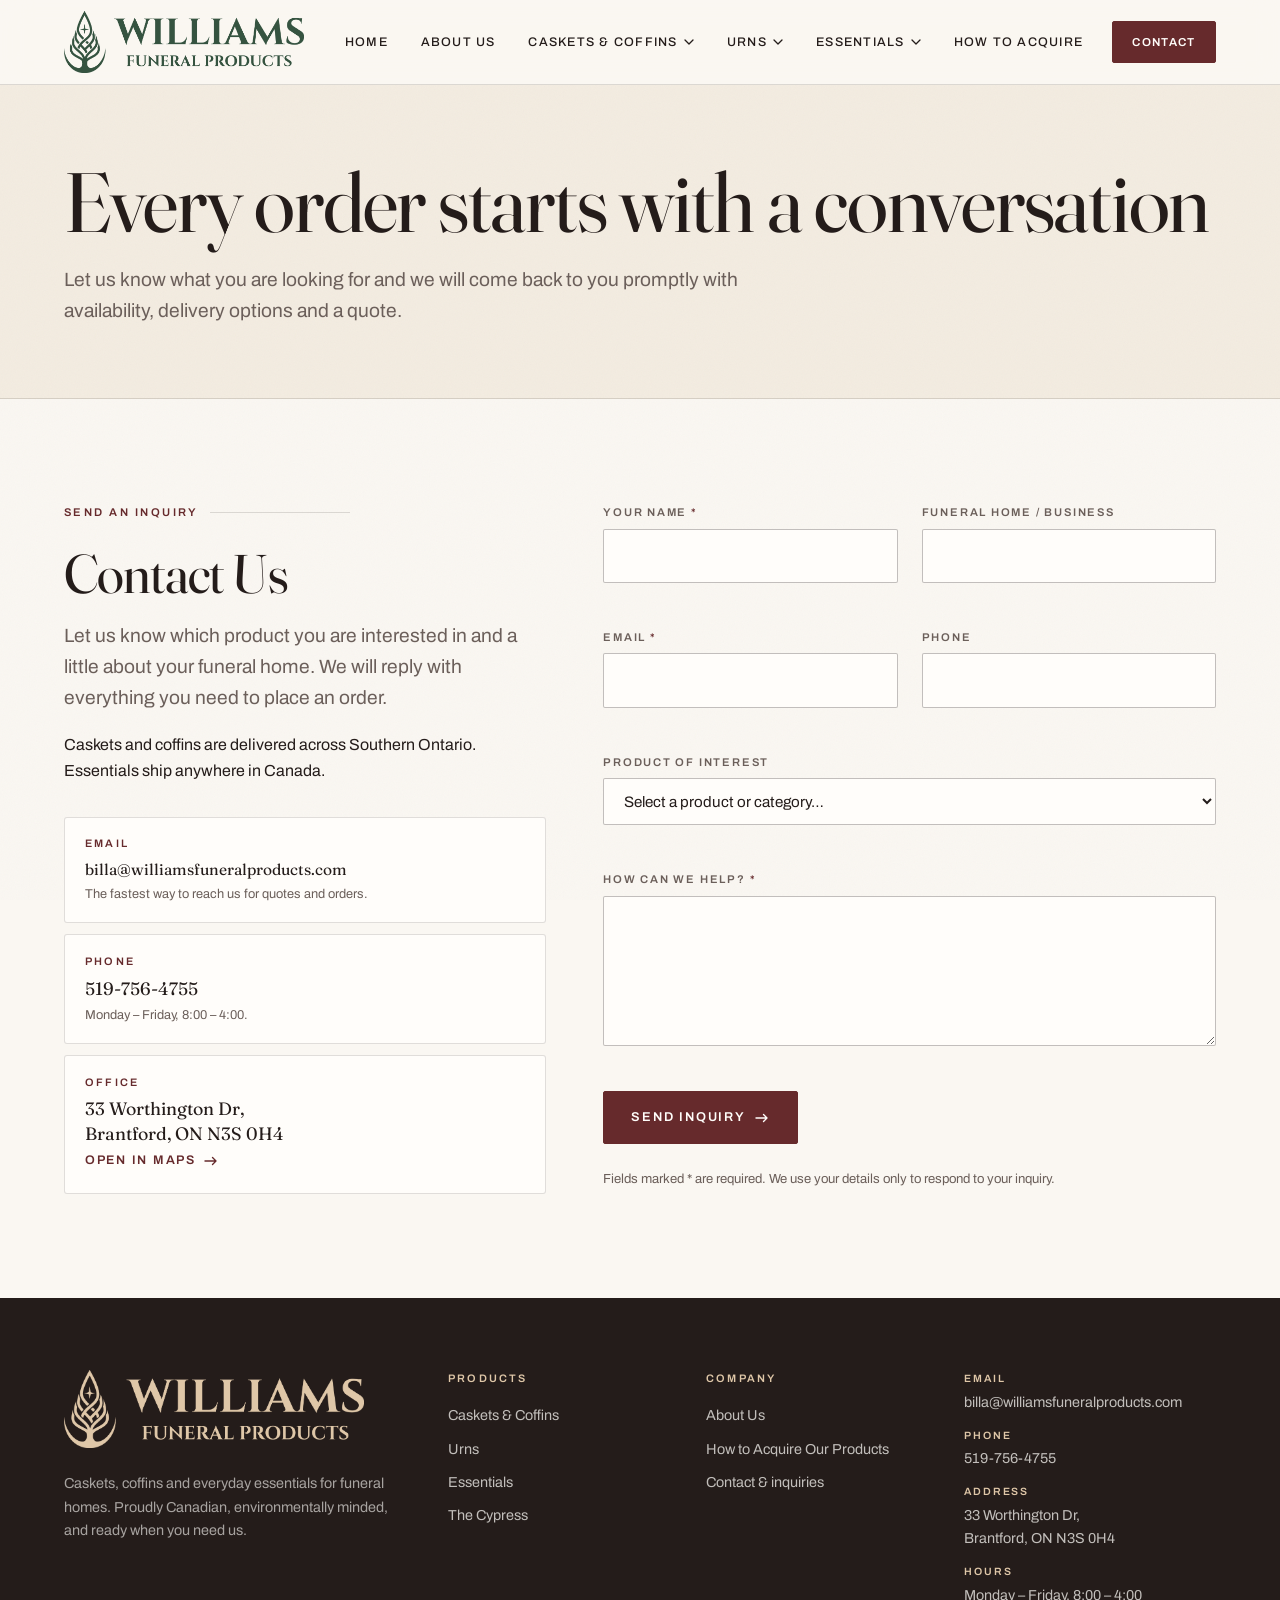
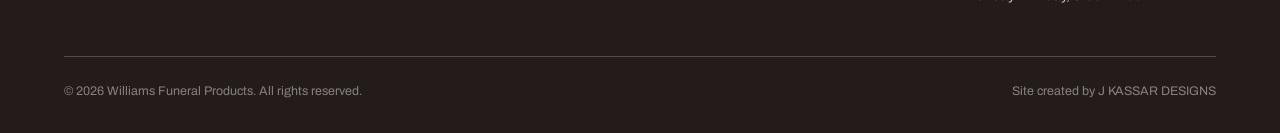
<file: contact.html>
<!DOCTYPE html>
<html lang="en-CA" class="no-js">
<head>
<meta charset="utf-8">
<meta name="viewport" content="width=device-width, initial-scale=1">
<title>Contact Williams Funeral Products | Casket Supplier, Brantford ON</title>
<meta name="description" content="Contact Williams Funeral Products, Brantford, Ontario. Caskets, coffins and essentials for Southern Ontario.">
<link rel="canonical" href="https://williamsfuneralproducts.com/contact">
<link rel="icon" href="favicon.ico" sizes="32x32">
<link rel="icon" href="assets/img/logos/icon-192.png" type="image/png" sizes="192x192">
<link rel="apple-touch-icon" href="apple-touch-icon.png">
<link rel="manifest" href="site.webmanifest">
<meta name="theme-color" content="#662a2c">

<meta property="og:type" content="website">
<meta property="og:site_name" content="Williams Funeral Products">
<meta property="og:title" content="Contact Williams Funeral Products | Casket Supplier, Brantford ON">
<meta property="og:description" content="Inquire about caskets, coffins and essentials. Brantford, Ontario.">
<meta property="og:url" content="https://williamsfuneralproducts.com/contact">
<meta property="og:image" content="https://williamsfuneralproducts.com/assets/img/site/og-default.jpg">
<meta property="og:image:width" content="1200">
<meta property="og:image:height" content="630">
<meta property="og:image:alt" content="Williams Funeral Products">
<meta property="og:locale" content="en_CA">
<meta name="twitter:card" content="summary_large_image">

<link rel="preconnect" href="https://fonts.googleapis.com">
<link rel="preconnect" href="https://fonts.gstatic.com" crossorigin>
<link href="https://fonts.googleapis.com/css2?family=Archivo:wght@400;500;600;700&family=Fraunces:opsz,wght@9..144,300..700&display=swap" rel="stylesheet">
<link rel="stylesheet" href="assets/css/style.css">
<script type="application/ld+json">
{
  "@context": "https://schema.org",
  "@type": "LocalBusiness",
  "@id": "https://williamsfuneralproducts.com/#business",
  "name": "Williams Funeral Products",
  "url": "https://williamsfuneralproducts.com/",
  "logo": "https://williamsfuneralproducts.com/assets/img/logos/wfp-logo.png",
  "image": "https://williamsfuneralproducts.com/assets/img/site/about-premises.jpg",
  "description": "Canadian casket manufacturer and funeral home supplier based in Brantford, Ontario. Caskets, coffins and essentials for Southern Ontario.",
  "telephone": "+1-519-756-4755",
  "email": "billa@williamsfuneralproducts.com",
  "address": {
    "@type": "PostalAddress",
    "streetAddress": "33 Worthington Dr",
    "addressLocality": "Brantford",
    "addressRegion": "ON",
    "postalCode": "N3S 0H4",
    "addressCountry": "CA"
  },
  "openingHoursSpecification": [{
    "@type": "OpeningHoursSpecification",
    "dayOfWeek": ["Monday","Tuesday","Wednesday","Thursday","Friday"],
    "opens": "08:00",
    "closes": "16:00"
  }],
  "areaServed": [
    {"@type":"AdministrativeArea","name":"Southern Ontario"},
    {"@type":"City","name":"Brantford, Ontario"},
    {"@type":"City","name":"Paris, Ontario"},
    {"@type":"City","name":"St. George, Ontario"},
    {"@type":"City","name":"Burford, Ontario"},
    {"@type":"City","name":"Mount Pleasant, Ontario"},
    {"@type":"City","name":"Scotland, Ontario"},
    {"@type":"City","name":"Cainsville, Ontario"},
    {"@type":"City","name":"Ohsweken, Ontario"},
    {"@type":"City","name":"Hagersville, Ontario"},
    {"@type":"City","name":"Caledonia, Ontario"},
    {"@type":"City","name":"Waterford, Ontario"},
    {"@type":"City","name":"Simcoe, Ontario"},
    {"@type":"City","name":"Port Dover, Ontario"},
    {"@type":"City","name":"Delhi, Ontario"},
    {"@type":"City","name":"Norwich, Ontario"},
    {"@type":"City","name":"Tillsonburg, Ontario"},
    {"@type":"City","name":"Woodstock, Ontario"},
    {"@type":"City","name":"Ingersoll, Ontario"},
    {"@type":"City","name":"Ayr, Ontario"},
    {"@type":"City","name":"Cambridge, Ontario"},
    {"@type":"City","name":"Kitchener, Ontario"},
    {"@type":"City","name":"Waterloo, Ontario"},
    {"@type":"City","name":"Guelph, Ontario"},
    {"@type":"City","name":"Hamilton, Ontario"},
    {"@type":"City","name":"Ancaster, Ontario"},
    {"@type":"City","name":"Dundas, Ontario"},
    {"@type":"City","name":"Stoney Creek, Ontario"},
    {"@type":"City","name":"Waterdown, Ontario"},
    {"@type":"City","name":"Flamborough, Ontario"},
    {"@type":"City","name":"Binbrook, Ontario"},
    {"@type":"City","name":"Burlington, Ontario"},
    {"@type":"City","name":"Grimsby, Ontario"},
    {"@type":"City","name":"Beamsville, Ontario"},
    {"@type":"City","name":"Lincoln, Ontario"},
    {"@type":"City","name":"Smithville, Ontario"},
    {"@type":"City","name":"St. Catharines, Ontario"},
    {"@type":"City","name":"Niagara Falls, Ontario"},
    {"@type":"City","name":"Niagara-on-the-Lake, Ontario"},
    {"@type":"City","name":"Thorold, Ontario"},
    {"@type":"City","name":"Welland, Ontario"},
    {"@type":"City","name":"Port Colborne, Ontario"},
    {"@type":"City","name":"Fort Erie, Ontario"},
    {"@type":"City","name":"Toronto, Ontario"},
    {"@type":"City","name":"Etobicoke, Ontario"},
    {"@type":"City","name":"North York, Ontario"},
    {"@type":"City","name":"Scarborough, Ontario"},
    {"@type":"City","name":"Mississauga, Ontario"},
    {"@type":"City","name":"Brampton, Ontario"},
    {"@type":"City","name":"Vaughan, Ontario"},
    {"@type":"City","name":"Woodbridge, Ontario"},
    {"@type":"City","name":"Markham, Ontario"},
    {"@type":"City","name":"Richmond Hill, Ontario"},
    {"@type":"City","name":"Thornhill, Ontario"},
    {"@type":"City","name":"Oakville, Ontario"},
    {"@type":"City","name":"Milton, Ontario"},
    {"@type":"City","name":"Georgetown, Ontario"},
    {"@type":"City","name":"Halton Hills, Ontario"},
    {"@type":"City","name":"Caledon, Ontario"},
    {"@type":"City","name":"Bolton, Ontario"},
    {"@type":"City","name":"Newmarket, Ontario"},
    {"@type":"City","name":"Aurora, Ontario"},
    {"@type":"City","name":"King City, Ontario"},
    {"@type":"City","name":"Stouffville, Ontario"},
    {"@type":"City","name":"Pickering, Ontario"},
    {"@type":"City","name":"Ajax, Ontario"},
    {"@type":"City","name":"Whitby, Ontario"},
    {"@type":"City","name":"Oshawa, Ontario"},
    {"@type":"City","name":"Bowmanville, Ontario"},
    {"@type":"City","name":"Windsor, Ontario"},
    {"@type":"City","name":"LaSalle, Ontario"},
    {"@type":"City","name":"Tecumseh, Ontario"},
    {"@type":"City","name":"Amherstburg, Ontario"},
    {"@type":"City","name":"Essex, Ontario"},
    {"@type":"City","name":"Kingsville, Ontario"},
    {"@type":"City","name":"Leamington, Ontario"},
    {"@type":"City","name":"Lakeshore, Ontario"},
    {"@type":"City","name":"Belle River, Ontario"},
    {"@type":"City","name":"Harrow, Ontario"},
    {"@type":"City","name":"Chatham, Ontario"},
    {"@type":"City","name":"Wallaceburg, Ontario"},
    {"@type":"City","name":"Tilbury, Ontario"},
    {"@type":"City","name":"Blenheim, Ontario"},
    {"@type":"City","name":"Ridgetown, Ontario"},
    {"@type":"City","name":"Wheatley, Ontario"},
    {"@type":"City","name":"London, Ontario"},
    {"@type":"City","name":"St. Thomas, Ontario"},
    {"@type":"City","name":"Strathroy, Ontario"},
    {"@type":"City","name":"Sarnia, Ontario"}
  ],
  "knowsAbout": [
    "100% Canadian-made caskets",
    "100% metal-free burial casket",
    "Canadian casket manufacturer",
    "Canadian casket supplier",
    "Canadian caskets and funeral supplies",
    "Canadian funeral products manufacturer",
    "Canadian funeral products supplier",
    "Canadian green burial casket",
    "Canadian-made caskets",
    "Canadian-made funeral caskets",
    "Canadian-made green casket",
    "Canadian-made wood caskets",
    "affordable funeral caskets",
    "affordable green burial casket",
    "animal aftercare supplies",
    "biodegradable casket Canada",
    "biodegradable casket supplier",
    "biodegradable coffin Canada",
    "burial caskets Canada",
    "cardboard headblock",
    "casket containers Canada",
    "casket delivery Southern Ontario",
    "casket delivery for funeral homes",
    "casket for natural burial cemetery",
    "casket manufacturer Brantford",
    "casket manufacturer Brantford Ontario",
    "casket manufacturer Ontario",
    "casket supplier Brantford",
    "casket supplier Burlington",
    "casket supplier Cambridge Ontario",
    "casket supplier Canada",
    "casket supplier Hamilton",
    "casket supplier London Ontario",
    "casket supplier Niagara Falls",
    "casket supplier Ontario",
    "casket supplier Southern Ontario",
    "casket supplier Southwestern Ontario",
    "casket supplier St. Catharines",
    "casket supplier Toronto",
    "casket supplier for funeral directors",
    "caskets and mortuary supplies Canada",
    "caskets for funeral homes",
    "custom funeral caskets",
    "eco casket for funeral homes",
    "eco-friendly casket Canada",
    "eco-friendly caskets for funeral homes",
    "eco-friendly funeral products Canada",
    "environmentally friendly casket",
    "environmentally friendly caskets Canada",
    "environmentally responsible funeral products",
    "exhumation container supplier",
    "faith-specific funeral caskets",
    "folding funeral headblock",
    "funeral casket catalogue",
    "funeral containers Canada",
    "funeral director essentials",
    "funeral director products Canada",
    "funeral director supplies Canada",
    "funeral headblocks",
    "funeral home casket supplier",
    "funeral home consumables",
    "funeral home equipment Canada",
    "funeral home green burial options",
    "funeral home supplier Ontario",
    "funeral home supplier Woodstock Ontario",
    "funeral home supplies Canada",
    "funeral home supplies Guelph",
    "funeral home supplies Hamilton",
    "funeral home supplies Mississauga",
    "funeral home supplies Southern Ontario",
    "funeral home supplies and equipment",
    "funeral home supplies online Canada",
    "funeral industry equipment supplier",
    "funeral industry supplies Canada",
    "funeral positioning equipment",
    "funeral preparation headrest",
    "funeral preparation supplies",
    "funeral products supplier Canada",
    "funeral products supplier Oakville",
    "funeral products supplier Southern Ontario",
    "funeral supplies Brantford Ontario",
    "funeral supplies Greater Toronto Area",
    "funeral supplies Kitchener-Waterloo",
    "funeral supplies Niagara Region",
    "funeral supplies Southern Ontario",
    "funeral supplies shipped across Canada",
    "funeral supply company Brantford",
    "funeral supply company Canada",
    "funeral transfer pouch",
    "green burial casket Canada",
    "green burial casket supplier",
    "green funeral products Canada",
    "human remains transfer pouch",
    "lightweight green burial casket",
    "locally made Canadian caskets",
    "locally sourced Canadian casket",
    "made-to-order caskets",
    "memorial theme casket",
    "metal-free casket Canada",
    "mortuary headblocks",
    "mortuary preparation supplies",
    "mortuary stretcher pouch",
    "mortuary supplies Canada",
    "mortuary supplies Southern Ontario",
    "mortuary supplies online Canada",
    "natural burial casket Canada",
    "natural burial coffin Canada",
    "natural burial products Canada",
    "natural cedar casket",
    "natural wood burial casket",
    "organic burial casket Canada",
    "plywood caskets Canada",
    "poplar caskets Canada",
    "red cedar funeral casket",
    "religious caskets Canada",
    "rope handle casket",
    "stretcher pouch Canada",
    "sustainable casket Canada",
    "sustainable death-care products",
    "sustainable funeral casket",
    "sustainable funeral products Canada",
    "unique funeral caskets",
    "viewing casket Canada",
    "wholesale casket supplier",
    "wholesale caskets Canada",
    "wooden caskets Canada",
    "Canadian casket manufacturing",
    "casket supply for funeral homes",
    "wholesale caskets",
    "funeral home supplies",
    "mortuary supplies",
    "funeral director supplies",
    "wooden caskets",
    "plywood caskets",
    "poplar caskets",
    "rope handle caskets",
    "viewing caskets",
    "green burial caskets",
    "natural burial caskets",
    "biodegradable caskets",
    "metal-free caskets",
    "eco-friendly caskets",
    "sustainable funeral products",
    "stretcher pouches",
    "human remains transfer pouches",
    "folding headblocks"
  ]
}
</script>
</head>
<body>
<a class="skip-link" href="#main">Skip to content</a>

<header class="site-head" data-head>
  <div class="wrap head-bar">
    <a class="brand" href="./" aria-label="Williams Funeral Products home">
      <img class="brand__full" src="assets/img/logos/wfp-logo.png" alt="" width="1846" height="477">
    </a>

    <nav class="nav" aria-label="Primary">
      <ul class="nav__list">
        <li class="nav__item"><a class="nav__link" href="./">Home</a></li>
        <li class="nav__item"><a class="nav__link" href="about">About Us</a></li>

        <li class="nav__item" data-dropdown>
          <a class="nav__link" href="caskets-containers" data-dropdown-trigger aria-expanded="false" aria-controls="menu-caskets">
            Caskets &amp; Coffins
            <svg class="nav__caret" width="10" height="6" viewBox="0 0 10 6" fill="none" aria-hidden="true"><path d="M1 1l4 4 4-4" stroke="currentColor" stroke-width="1.3" stroke-linecap="round" stroke-linejoin="round"/></svg>
          </a>
          <div class="mega" id="menu-caskets" data-dropdown-panel data-open="false">
            <p class="mega__head">Caskets &amp; Coffins, Local Delivery</p>
            <ul class="mega__list">
              <li><a class="mega__link" href="caskets-containers#eco300">Eco300 Regular</a></li>
              <li><a class="mega__link" href="caskets-containers#eco300-green">Eco300 Green</a></li>
              <li><a class="mega__link" href="cypress">The Cypress (Green Burial)</a></li>
            </ul>
            <a class="mega__all" href="caskets-containers">View all caskets &amp; coffins</a>
          </div>
        </li>

        <li class="nav__item" data-dropdown>
          <a class="nav__link" href="urns-vessels" data-dropdown-trigger aria-expanded="false" aria-controls="menu-urns">
            Urns
            <svg class="nav__caret" width="10" height="6" viewBox="0 0 10 6" fill="none" aria-hidden="true"><path d="M1 1l4 4 4-4" stroke="currentColor" stroke-width="1.3" stroke-linecap="round" stroke-linejoin="round"/></svg>
          </a>
          <div class="mega" id="menu-urns" data-dropdown-panel data-open="false">
            <p class="mega__head">Urns</p>
            <ul class="mega__list">
              <li><a class="mega__link" href="urns-vessels#custom-earth-friendly-urns">Custom Earth Friendly Urns <span class="soon-tag">Coming soon</span></a></li>
            </ul>
            <a class="mega__all" href="urns-vessels">View the urn range</a>
          </div>
        </li>


        <li class="nav__item" data-dropdown>
          <a class="nav__link" href="essentials" data-dropdown-trigger aria-expanded="false" aria-controls="menu-essentials">
            Essentials
            <svg class="nav__caret" width="10" height="6" viewBox="0 0 10 6" fill="none" aria-hidden="true"><path d="M1 1l4 4 4-4" stroke="currentColor" stroke-width="1.3" stroke-linecap="round" stroke-linejoin="round"/></svg>
          </a>
          <div class="mega" id="menu-essentials" data-dropdown-panel data-open="false">
            <p class="mega__head">Online Store Essentials, Canada-wide</p>
            <ul class="mega__list">
              <li><a class="mega__link" href="essentials#folding-headblock">Folding Headblock</a></li>
              <li><a class="mega__link" href="essentials#stretcher-pouch">Stretcher Pouch</a></li>
            </ul>
            <a class="mega__all" href="essentials">View all essentials</a>
          </div>
        </li>

        <li class="nav__item"><a class="nav__link" href="how-to-acquire">How to Acquire</a></li>

        <li class="nav__item nav__item--cta"><a class="btn btn--nav" href="contact">Contact</a></li>
      </ul>
    </nav>


    <button class="burger" type="button" data-burger aria-expanded="false" aria-controls="mobile-drawer" aria-label="Open menu">
      <span></span><span></span><span></span>
    </button>
  </div>

</header>

<!-- Mobile drawer: a direct child of <body>. It must NOT live inside
     .site-head, whose backdrop-filter would make the header a
     containing block for this fixed-position element. -->
  <div class="drawer" id="mobile-drawer" data-drawer data-open="false" aria-hidden="true">
    <ul class="drawer__list">
      <li class="drawer__item"><a class="drawer__link" href="./">Home</a></li>
      <li class="drawer__item"><a class="drawer__link" href="about">About Us</a></li>

      <li class="drawer__item">
        <button class="drawer__toggle" type="button" data-acc-trigger aria-expanded="false" aria-controls="acc-caskets">
          Caskets &amp; Coffins
          <svg class="nav__caret" width="12" height="7" viewBox="0 0 10 6" fill="none" aria-hidden="true"><path d="M1 1l4 4 4-4" stroke="currentColor" stroke-width="1.3" stroke-linecap="round" stroke-linejoin="round"/></svg>
        </button>
        <div class="drawer__panel" id="acc-caskets" data-open="false"><div>
          <ul class="drawer__sub">
            <li><a href="caskets-containers#eco300">Eco300 Regular</a></li>
            <li><a href="caskets-containers#eco300-green">Eco300 Green</a></li>
            <li><a href="cypress">The Cypress (Green Burial)</a></li>
            <li><a href="caskets-containers">View all &rarr;</a></li>
          </ul>
        </div></div>
      </li>

      <li class="drawer__item">
        <button class="drawer__toggle" type="button" data-acc-trigger aria-expanded="false" aria-controls="acc-urns">
          Urns
          <svg class="nav__caret" width="12" height="7" viewBox="0 0 10 6" fill="none" aria-hidden="true"><path d="M1 1l4 4 4-4" stroke="currentColor" stroke-width="1.3" stroke-linecap="round" stroke-linejoin="round"/></svg>
        </button>
        <div class="drawer__panel" id="acc-urns" data-open="false"><div>
          <ul class="drawer__sub">
            <li><a href="urns-vessels#custom-earth-friendly-urns">Custom Earth Friendly Urns <span class="soon-tag">Coming soon</span></a></li>
            <li><a href="urns-vessels">View all &rarr;</a></li>
          </ul>
        </div></div>
      </li>


      <li class="drawer__item">
        <button class="drawer__toggle" type="button" data-acc-trigger aria-expanded="false" aria-controls="acc-essentials">
          Essentials
          <svg class="nav__caret" width="12" height="7" viewBox="0 0 10 6" fill="none" aria-hidden="true"><path d="M1 1l4 4 4-4" stroke="currentColor" stroke-width="1.3" stroke-linecap="round" stroke-linejoin="round"/></svg>
        </button>
        <div class="drawer__panel" id="acc-essentials" data-open="false"><div>
          <ul class="drawer__sub">
            <li><a href="essentials#folding-headblock">Folding Headblock</a></li>
            <li><a href="essentials#stretcher-pouch">Stretcher Pouch</a></li>
            <li><a href="essentials">View all &rarr;</a></li>
          </ul>
        </div></div>
      </li>

      <li class="drawer__item"><a class="drawer__link" href="how-to-acquire">How to Acquire</a></li>

      <li class="drawer__item"><a class="drawer__link" href="contact">Contact</a></li>
    </ul>

    <div class="drawer__foot">
      <a class="btn" href="contact">Make an inquiry</a>
      <div class="drawer__meta">
        <a href="mailto:billa@williamsfuneralproducts.com">billa@williamsfuneralproducts.com</a>
        <a href="tel:+15197564755">519-756-4755</a>
        <span>33 Worthington Dr, Brantford, ON N3S 0H4</span>
        <span>Monday &ndash; Friday, 8:00 &ndash; 4:00</span>
      </div>
    </div>
  </div>

<main id="main">

  <!-- ==================================================================
       Page header
       ================================================================== -->
  <section class="page-head">
    <div class="wrap">
      <h1 class="h-xl page-head__title">Every order starts with a conversation</h1>
      <p class="lede page-head__lede">
        Let us know what you are looking for and we will come back to you
        promptly with availability, delivery options and a quote.
      </p>
    </div>
  </section>

  <!-- ==================================================================
       Inquiry form + contact details
       DOM order is intro, form, cards, which is exactly the stacking
       order wanted on mobile. The grid rearranges it on wider screens.
       ================================================================== -->
  <section class="section" aria-labelledby="form-title">
    <div class="wrap">
      <div class="contact-layout">

        <div class="contact-layout__intro" data-reveal>
          <p class="eyebrow">Send an inquiry</p>
          <h2 class="h-lg sec-head__title" id="form-title">Contact Us</h2>
          <div class="prose">
            <p class="lede">
              Let us know which product you are interested in and a little about
              your funeral home. We will reply with everything you need to place
              an order.
            </p>
            <p>
              Caskets and coffins are delivered across Southern Ontario.
              Essentials ship anywhere in Canada.
            </p>
          </div>
        </div>

        <div class="contact-layout__form" data-reveal data-delay="1">
          <!-- Posts to the client's Formspree form. main.js intercepts the
               submit, posts it with fetch and reports the result in place;
               the plain action is the no-JS fallback. -->
          <form class="form" data-inquiry-form method="POST" action="https://formspree.io/f/xbgjkppd" novalidate>
            <input type="hidden" name="_subject" value="Website inquiry from williamsfuneralproducts.com">

            <div class="form__row">
              <div class="field">
                <label for="inq-name">Your name <span class="req" aria-hidden="true">*</span></label>
                <input type="text" id="inq-name" name="name" autocomplete="name" required>
                <p class="field__error" data-error-for="inq-name" role="alert"></p>
              </div>
              <div class="field">
                <label for="inq-business">Funeral home / business</label>
                <input type="text" id="inq-business" name="business" autocomplete="organization">
                <p class="field__error" data-error-for="inq-business"></p>
              </div>
            </div>

            <div class="form__row">
              <div class="field">
                <label for="inq-email">Email <span class="req" aria-hidden="true">*</span></label>
                <input type="email" id="inq-email" name="email" autocomplete="email" required>
                <p class="field__error" data-error-for="inq-email" role="alert"></p>
              </div>
              <div class="field">
                <label for="inq-phone">Phone</label>
                <input type="tel" id="inq-phone" name="phone" autocomplete="tel">
                <p class="field__error" data-error-for="inq-phone"></p>
              </div>
            </div>

            <div class="field">
              <label for="inq-product">Product of interest</label>
              <select id="inq-product" name="product">
                <option value="">Select a product or category&hellip;</option>
                <optgroup label="Caskets &amp; Coffins">
                  <option>Eco300 Regular</option>
                  <option>Eco300 Green</option>
                  <option>The Cypress</option>
                </optgroup>
                <optgroup label="Urns">
                  <option>Custom Earth Friendly Urns</option>
                </optgroup>
                <optgroup label="Essentials">
                  <option>Folding Headblock</option>
                  <option>Stretcher Pouch</option>
                </optgroup>
                <optgroup label="Other">
                  <option>General inquiry</option>
                </optgroup>
              </select>
              <p class="field__error" data-error-for="inq-product"></p>
            </div>

            <div class="field">
              <label for="inq-message">How can we help? <span class="req" aria-hidden="true">*</span></label>
              <textarea id="inq-message" name="message" required></textarea>
              <p class="field__error" data-error-for="inq-message" role="alert"></p>
            </div>

            <!-- Honeypot: hidden from people, tempting to bots -->
            <div class="hp" aria-hidden="true">
              <label for="inq-gotcha">Leave this field empty</label>
              <input type="text" id="inq-gotcha" name="_gotcha" tabindex="-1" autocomplete="off">
            </div>

            <p class="form-status" data-form-status hidden></p>

            <div class="btn-row">
              <button class="btn" type="submit" data-form-submit>
                Send inquiry
                <svg class="btn__arrow" width="14" height="10" viewBox="0 0 14 10" fill="none" aria-hidden="true"><path d="M1 5h11M8.5 1.5L12 5l-3.5 3.5" stroke="currentColor" stroke-width="1.4" stroke-linecap="round" stroke-linejoin="round"/></svg>
              </button>
            </div>

            <p class="form__note">
              Fields marked <span class="req">*</span> are required. We use your
              details only to respond to your inquiry.
            </p>
          </form>
        </div>

        <div class="contact-layout__cards" data-reveal data-delay="2">
          <h2 class="visually-hidden" id="details-title">How to reach us</h2>
          <div class="contact-stack">

            <div class="contact-card">
              <span class="contact-card__label">Email</span>
              <p class="contact-card__value contact-card__value--email">
                <a href="mailto:billa@williamsfuneralproducts.com">billa@williamsfuneralproducts.com</a>
              </p>
              <p class="contact-card__note">The fastest way to reach us for quotes and orders.</p>
            </div>

            <div class="contact-card">
              <span class="contact-card__label">Phone</span>
              <p class="contact-card__value"><a href="tel:+15197564755">519-756-4755</a></p>
              <p class="contact-card__note">Monday &ndash; Friday, 8:00 &ndash; 4:00.</p>
            </div>

            <div class="contact-card">
              <span class="contact-card__label">Office</span>
              <p class="contact-card__value">33 Worthington Dr,<br>Brantford, ON N3S 0H4</p>
              <p class="contact-card__note">
                <a class="link-rule" href="https://www.google.com/maps/search/?api=1&amp;query=33+Worthington+Dr,+Brantford,+ON+N3S+0H4" target="_blank" rel="noopener noreferrer">
                  Open in maps
                  <svg width="14" height="10" viewBox="0 0 14 10" fill="none" aria-hidden="true"><path d="M1 5h11M8.5 1.5L12 5l-3.5 3.5" stroke="currentColor" stroke-width="1.4" stroke-linecap="round" stroke-linejoin="round"/></svg>
                </a>
              </p>
            </div>

          </div>
        </div>

      </div>
    </div>
  </section>

</main>

<footer class="site-foot">
  <div class="wrap">
    <div class="foot-grid">
      <div class="foot__brand">
        <img src="assets/img/logos/wfp-logo-beige.png" alt="Williams Funeral Products" width="1846" height="477" loading="lazy">
        <p class="foot__blurb">
          Caskets, coffins and everyday essentials for funeral homes.
          Proudly Canadian, environmentally minded, and ready when you need us.
        </p>
      </div>

      <div>
        <p class="foot__title">Products</p>
        <ul class="foot__list">
          <li><a href="caskets-containers">Caskets &amp; Coffins</a></li>
          <li><a href="urns-vessels">Urns</a></li>
          <li><a href="essentials">Essentials</a></li>
          <li><a href="cypress">The Cypress</a></li>
        </ul>
      </div>

      <div>
        <p class="foot__title">Company</p>
        <ul class="foot__list">
          <li><a href="about">About Us</a></li>
          <li><a href="how-to-acquire">How to Acquire Our Products</a></li>
          <li><a href="contact">Contact &amp; inquiries</a></li>
        </ul>
      </div>

      <address class="foot__meta">
        <div>
          <strong>Email</strong>
          <a href="mailto:billa@williamsfuneralproducts.com">billa@williamsfuneralproducts.com</a>
        </div>
        <div>
          <strong>Phone</strong>
          <a href="tel:+15197564755">519-756-4755</a>
        </div>
        <div>
          <strong>Address</strong>
          33 Worthington Dr,<br>Brantford, ON N3S 0H4
        </div>
        <div>
          <strong>Hours</strong>
          Monday &ndash; Friday, 8:00 &ndash; 4:00
        </div>
      </address>
    </div>

    <div class="foot-base">
      <p>&copy; <span data-year>2026</span> Williams Funeral Products. All rights reserved.</p>
      <p>Site created by <a class="foot-base__credit" href="https://jordandesigns.ca" target="_blank" rel="noopener noreferrer">J KASSAR DESIGNS</a></p>
    </div>
  </div>
</footer>

<script src="assets/js/main.js" defer></script>
</body>
</html>
</file>
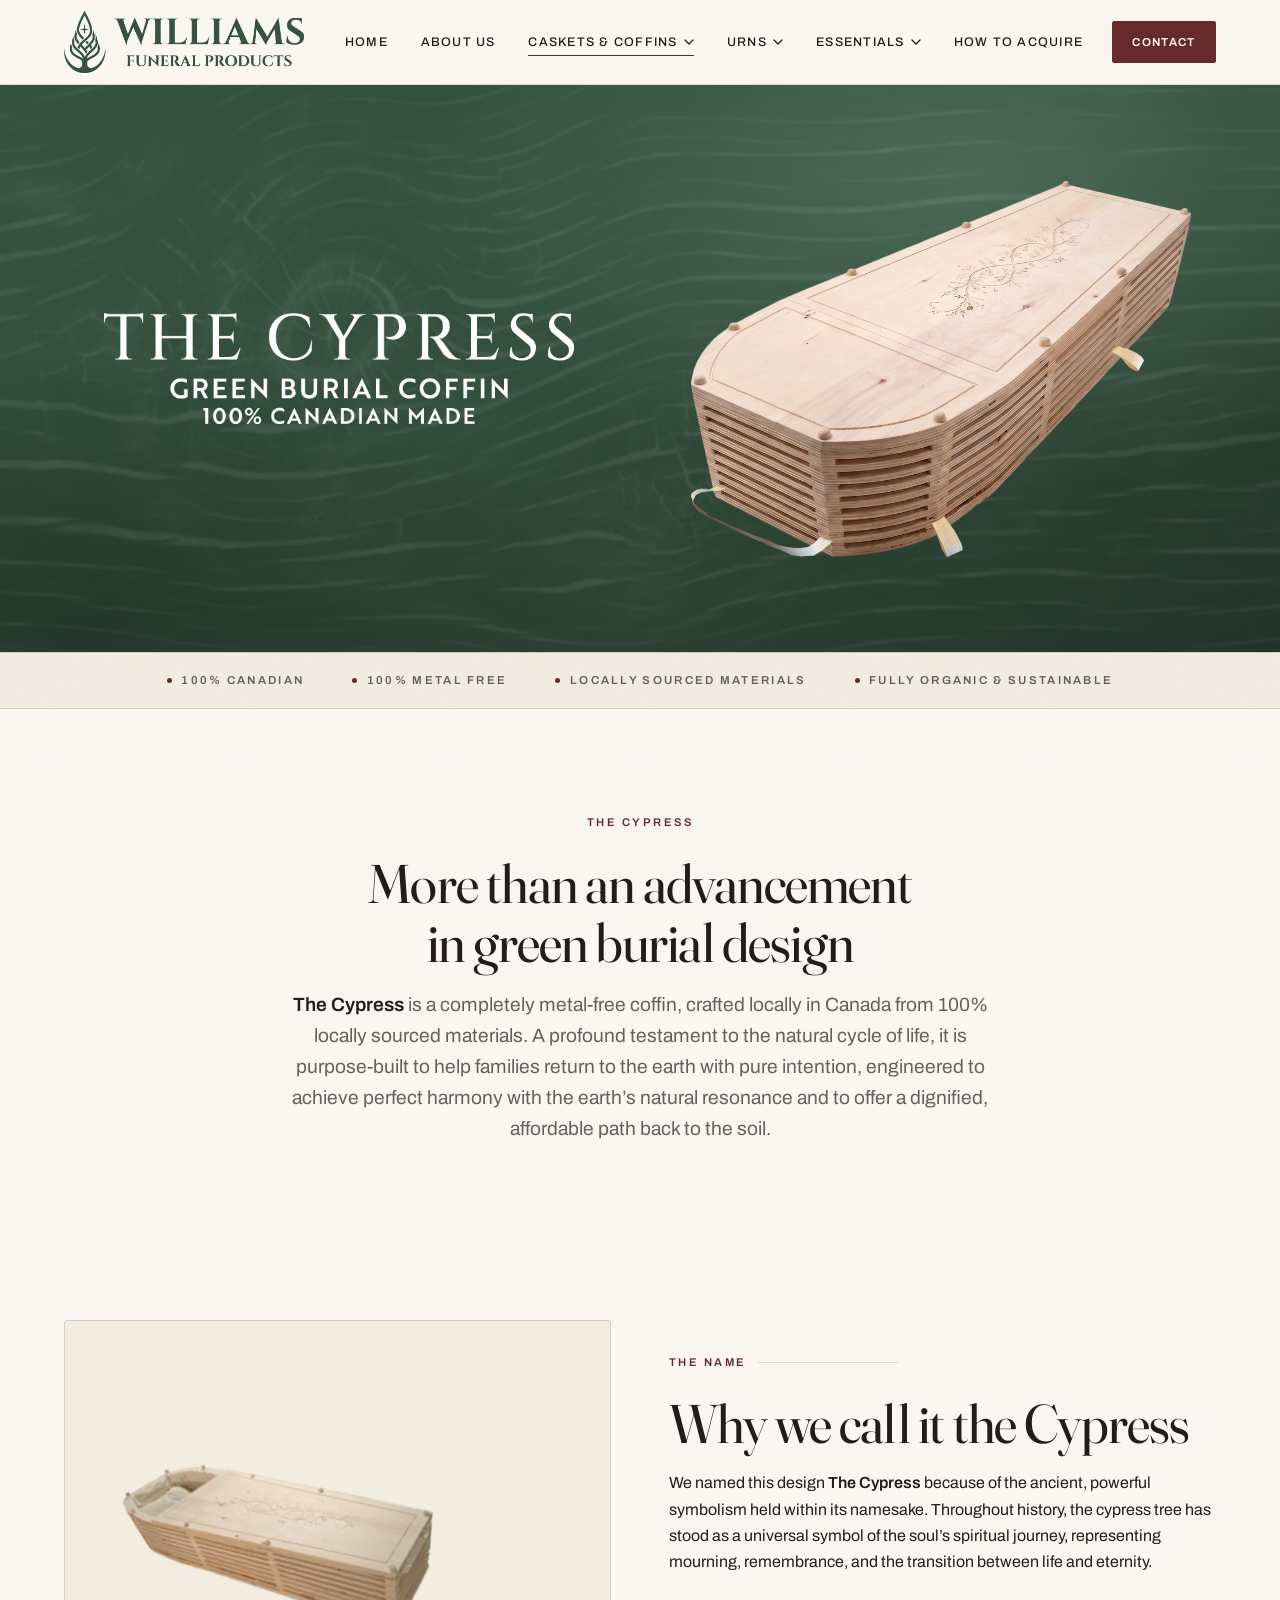
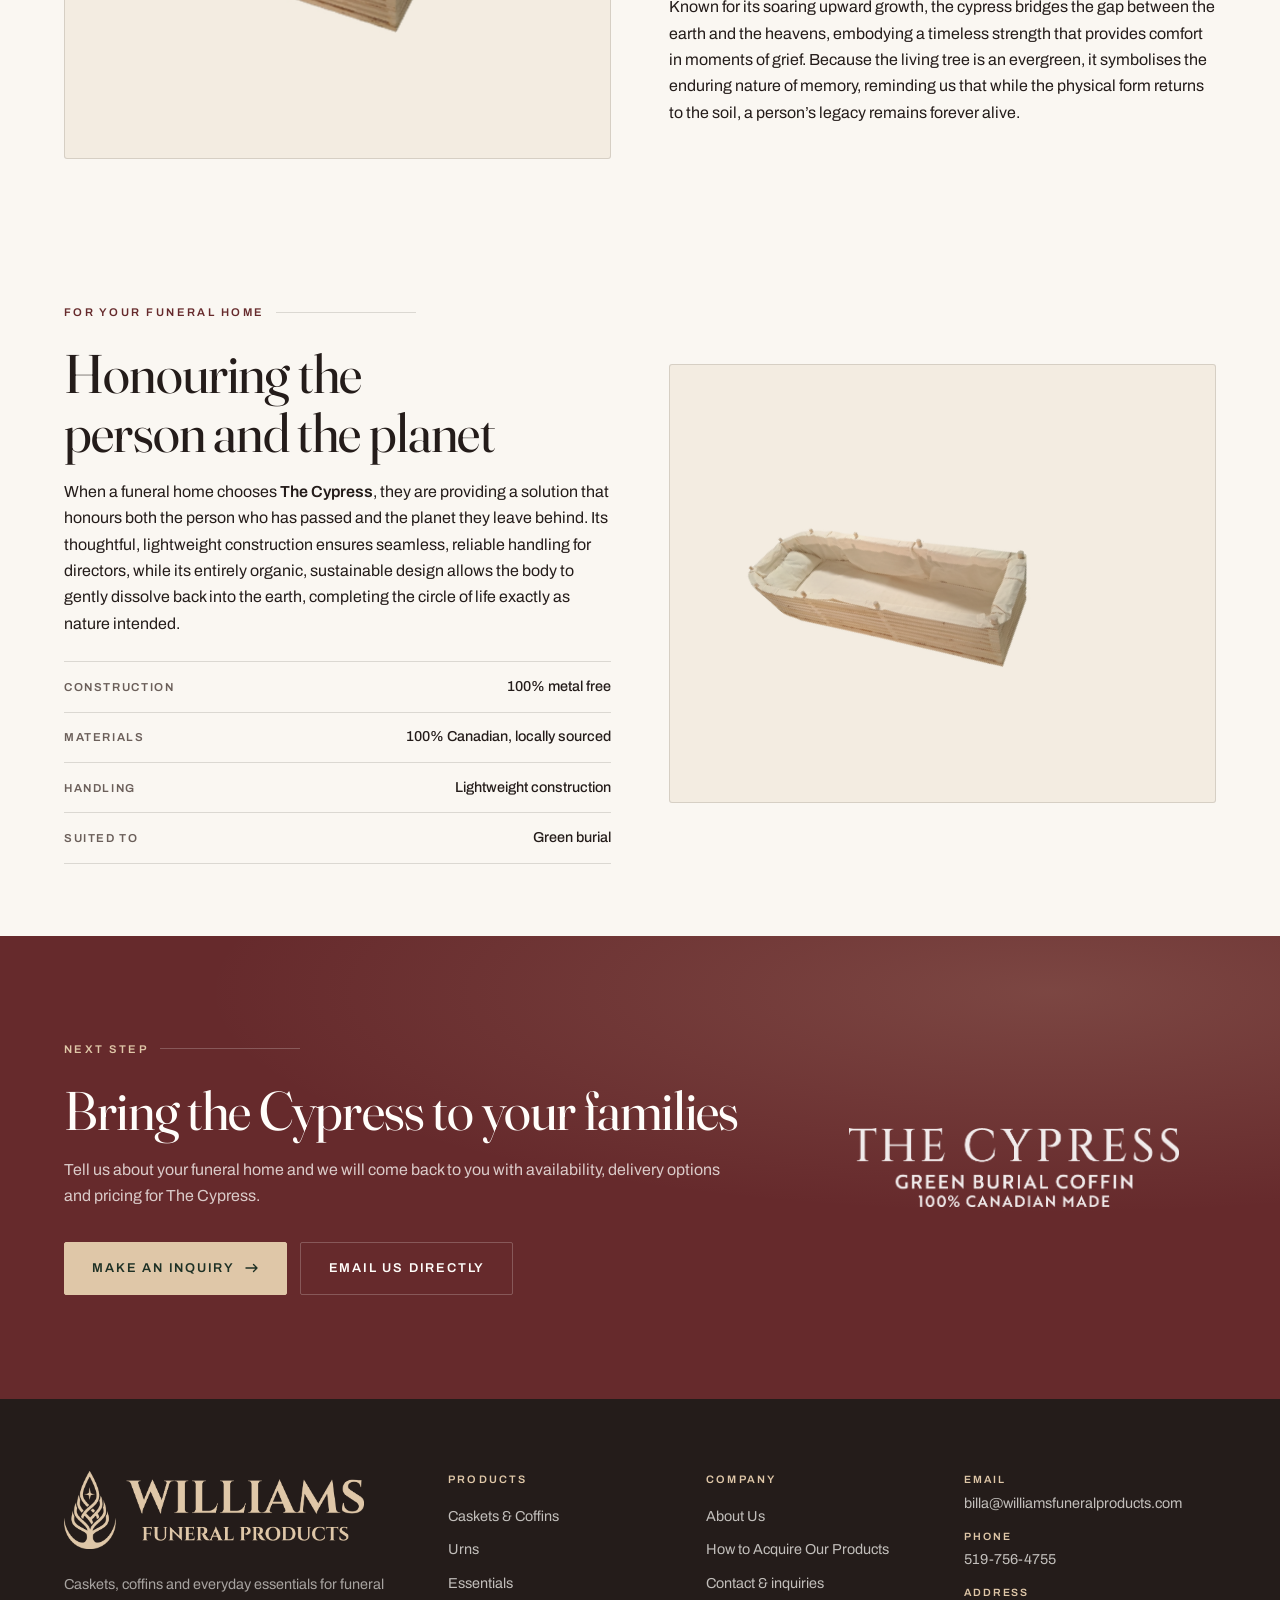
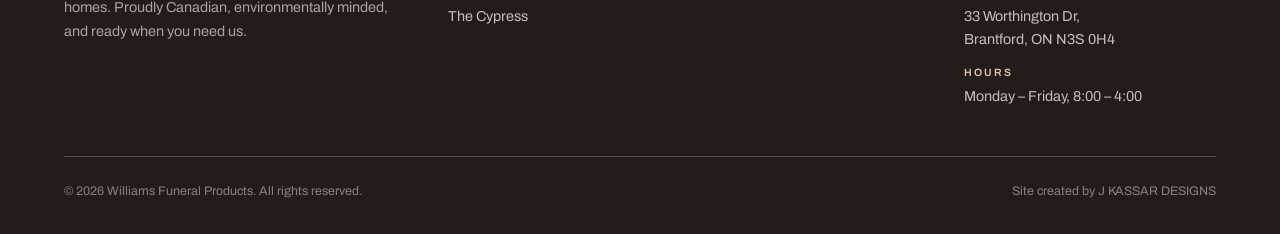
<file: cypress.html>
<!DOCTYPE html>
<html lang="en-CA" class="no-js">
<head>
<meta charset="utf-8">
<meta name="viewport" content="width=device-width, initial-scale=1">
<title>The Cypress | Green Burial Coffin | Williams Funeral Products</title>
<meta name="description" content="The Cypress is a completely metal-free coffin for natural burial, crafted locally in Canada from 100% locally sourced materials.">
<link rel="canonical" href="https://williamsfuneralproducts.com/cypress">
<link rel="icon" href="favicon.ico" sizes="32x32">
<link rel="icon" href="assets/img/logos/icon-192.png" type="image/png" sizes="192x192">
<link rel="apple-touch-icon" href="apple-touch-icon.png">
<link rel="manifest" href="site.webmanifest">
<meta name="theme-color" content="#662a2c">

<meta property="og:type" content="product">
<meta property="og:site_name" content="Williams Funeral Products">
<meta property="og:title" content="The Cypress | Green Burial Coffin | Williams Funeral Products">
<meta property="og:description" content="A completely metal-free coffin, engineered to achieve perfect harmony with the earth. 100% Canadian materials.">
<meta property="og:url" content="https://williamsfuneralproducts.com/cypress">
<meta property="og:image" content="https://williamsfuneralproducts.com/assets/img/site/og-default.jpg">
<meta property="og:image:width" content="1200">
<meta property="og:image:height" content="630">
<meta property="og:image:alt" content="Williams Funeral Products">
<meta property="og:locale" content="en_CA">
<meta name="twitter:card" content="summary_large_image">

<link rel="preconnect" href="https://fonts.googleapis.com">
<link rel="preconnect" href="https://fonts.gstatic.com" crossorigin>
<link href="https://fonts.googleapis.com/css2?family=Archivo:wght@400;500;600;700&family=Fraunces:opsz,wght@9..144,300..700&display=swap" rel="stylesheet">
<link rel="stylesheet" href="assets/css/style.css">
</head>
<body>
<a class="skip-link" href="#main">Skip to content</a>

<header class="site-head" data-head>
  <div class="wrap head-bar">
    <a class="brand" href="./" aria-label="Williams Funeral Products home">
      <img class="brand__full" src="assets/img/logos/wfp-logo.png" alt="" width="1846" height="477">
    </a>

    <nav class="nav" aria-label="Primary">
      <ul class="nav__list">
        <li class="nav__item"><a class="nav__link" href="./">Home</a></li>
        <li class="nav__item"><a class="nav__link" href="about">About Us</a></li>

        <li class="nav__item" data-dropdown>
          <a class="nav__link" href="caskets-containers" data-dropdown-trigger aria-expanded="false" aria-controls="menu-caskets">
            Caskets &amp; Coffins
            <svg class="nav__caret" width="10" height="6" viewBox="0 0 10 6" fill="none" aria-hidden="true"><path d="M1 1l4 4 4-4" stroke="currentColor" stroke-width="1.3" stroke-linecap="round" stroke-linejoin="round"/></svg>
          </a>
          <div class="mega" id="menu-caskets" data-dropdown-panel data-open="false">
            <p class="mega__head">Caskets &amp; Coffins, Local Delivery</p>
            <ul class="mega__list">
              <li><a class="mega__link" href="caskets-containers#eco300">Eco300 Regular</a></li>
              <li><a class="mega__link" href="caskets-containers#eco300-green">Eco300 Green</a></li>
              <li><a class="mega__link" href="cypress">The Cypress (Green Burial)</a></li>
            </ul>
            <a class="mega__all" href="caskets-containers">View all caskets &amp; coffins</a>
          </div>
        </li>

        <li class="nav__item" data-dropdown>
          <a class="nav__link" href="urns-vessels" data-dropdown-trigger aria-expanded="false" aria-controls="menu-urns">
            Urns
            <svg class="nav__caret" width="10" height="6" viewBox="0 0 10 6" fill="none" aria-hidden="true"><path d="M1 1l4 4 4-4" stroke="currentColor" stroke-width="1.3" stroke-linecap="round" stroke-linejoin="round"/></svg>
          </a>
          <div class="mega" id="menu-urns" data-dropdown-panel data-open="false">
            <p class="mega__head">Urns</p>
            <ul class="mega__list">
              <li><a class="mega__link" href="urns-vessels#custom-earth-friendly-urns">Custom Earth Friendly Urns <span class="soon-tag">Coming soon</span></a></li>
            </ul>
            <a class="mega__all" href="urns-vessels">View the urn range</a>
          </div>
        </li>


        <li class="nav__item" data-dropdown>
          <a class="nav__link" href="essentials" data-dropdown-trigger aria-expanded="false" aria-controls="menu-essentials">
            Essentials
            <svg class="nav__caret" width="10" height="6" viewBox="0 0 10 6" fill="none" aria-hidden="true"><path d="M1 1l4 4 4-4" stroke="currentColor" stroke-width="1.3" stroke-linecap="round" stroke-linejoin="round"/></svg>
          </a>
          <div class="mega" id="menu-essentials" data-dropdown-panel data-open="false">
            <p class="mega__head">Online Store Essentials, Canada-wide</p>
            <ul class="mega__list">
              <li><a class="mega__link" href="essentials#folding-headblock">Folding Headblock</a></li>
              <li><a class="mega__link" href="essentials#stretcher-pouch">Stretcher Pouch</a></li>
            </ul>
            <a class="mega__all" href="essentials">View all essentials</a>
          </div>
        </li>

        <li class="nav__item"><a class="nav__link" href="how-to-acquire">How to Acquire</a></li>

        <li class="nav__item nav__item--cta"><a class="btn btn--nav" href="contact">Contact</a></li>
      </ul>
    </nav>


    <button class="burger" type="button" data-burger aria-expanded="false" aria-controls="mobile-drawer" aria-label="Open menu">
      <span></span><span></span><span></span>
    </button>
  </div>

</header>

<!-- Mobile drawer: a direct child of <body>. It must NOT live inside
     .site-head, whose backdrop-filter would make the header a
     containing block for this fixed-position element. -->
  <div class="drawer" id="mobile-drawer" data-drawer data-open="false" aria-hidden="true">
    <ul class="drawer__list">
      <li class="drawer__item"><a class="drawer__link" href="./">Home</a></li>
      <li class="drawer__item"><a class="drawer__link" href="about">About Us</a></li>

      <li class="drawer__item">
        <button class="drawer__toggle" type="button" data-acc-trigger aria-expanded="false" aria-controls="acc-caskets">
          Caskets &amp; Coffins
          <svg class="nav__caret" width="12" height="7" viewBox="0 0 10 6" fill="none" aria-hidden="true"><path d="M1 1l4 4 4-4" stroke="currentColor" stroke-width="1.3" stroke-linecap="round" stroke-linejoin="round"/></svg>
        </button>
        <div class="drawer__panel" id="acc-caskets" data-open="false"><div>
          <ul class="drawer__sub">
            <li><a href="caskets-containers#eco300">Eco300 Regular</a></li>
            <li><a href="caskets-containers#eco300-green">Eco300 Green</a></li>
            <li><a href="cypress">The Cypress (Green Burial)</a></li>
            <li><a href="caskets-containers">View all &rarr;</a></li>
          </ul>
        </div></div>
      </li>

      <li class="drawer__item">
        <button class="drawer__toggle" type="button" data-acc-trigger aria-expanded="false" aria-controls="acc-urns">
          Urns
          <svg class="nav__caret" width="12" height="7" viewBox="0 0 10 6" fill="none" aria-hidden="true"><path d="M1 1l4 4 4-4" stroke="currentColor" stroke-width="1.3" stroke-linecap="round" stroke-linejoin="round"/></svg>
        </button>
        <div class="drawer__panel" id="acc-urns" data-open="false"><div>
          <ul class="drawer__sub">
            <li><a href="urns-vessels#custom-earth-friendly-urns">Custom Earth Friendly Urns <span class="soon-tag">Coming soon</span></a></li>
            <li><a href="urns-vessels">View all &rarr;</a></li>
          </ul>
        </div></div>
      </li>


      <li class="drawer__item">
        <button class="drawer__toggle" type="button" data-acc-trigger aria-expanded="false" aria-controls="acc-essentials">
          Essentials
          <svg class="nav__caret" width="12" height="7" viewBox="0 0 10 6" fill="none" aria-hidden="true"><path d="M1 1l4 4 4-4" stroke="currentColor" stroke-width="1.3" stroke-linecap="round" stroke-linejoin="round"/></svg>
        </button>
        <div class="drawer__panel" id="acc-essentials" data-open="false"><div>
          <ul class="drawer__sub">
            <li><a href="essentials#folding-headblock">Folding Headblock</a></li>
            <li><a href="essentials#stretcher-pouch">Stretcher Pouch</a></li>
            <li><a href="essentials">View all &rarr;</a></li>
          </ul>
        </div></div>
      </li>

      <li class="drawer__item"><a class="drawer__link" href="how-to-acquire">How to Acquire</a></li>

      <li class="drawer__item"><a class="drawer__link" href="contact">Contact</a></li>
    </ul>

    <div class="drawer__foot">
      <a class="btn" href="contact">Make an inquiry</a>
      <div class="drawer__meta">
        <a href="mailto:billa@williamsfuneralproducts.com">billa@williamsfuneralproducts.com</a>
        <a href="tel:+15197564755">519-756-4755</a>
        <span>33 Worthington Dr, Brantford, ON N3S 0H4</span>
        <span>Monday &ndash; Friday, 8:00 &ndash; 4:00</span>
      </div>
    </div>
  </div>

<main id="main">

  <!-- ==================================================================
       Cypress hero: full forest band
       ================================================================== -->
  <section class="cyp-page-hero" aria-labelledby="cyp-title">
    <div class="wrap cyp-page-hero__grid">
      <!-- The wordmark is the page heading: there is no separate headline,
           so it carries the h1 and its alt text is the accessible name. -->
      <h1 class="cyp-page-hero__title" id="cyp-title">
        <img class="cyp-page-hero__mark" src="assets/img/logos/cypress-text-white.png" alt="The Cypress, a 100% Canadian made green burial coffin" width="679" height="161">
      </h1>
      <img class="cyp-page-hero__shot" src="assets/img/products/cypress-hero.png" alt="The Cypress green burial coffin, a light natural wood coffin with slatted sides and a carved botanical motif on the lid" width="1000" height="752" loading="eager" fetchpriority="high">
    </div>
  </section>

  <div class="strip" style="margin-top: 0;">
    <div class="wrap strip__inner">
      <span><i class="strip__dot" aria-hidden="true"></i> 100% Canadian</span>
      <span><i class="strip__dot" aria-hidden="true"></i> 100% Metal Free</span>
      <span><i class="strip__dot" aria-hidden="true"></i> Locally Sourced Materials</span>
      <span><i class="strip__dot" aria-hidden="true"></i> Fully Organic &amp; Sustainable</span>
    </div>
  </div>

  <!-- ==================================================================
       The story
       ================================================================== -->
  <section class="section" id="story" aria-labelledby="story-title">
    <div class="wrap wrap--narrow">
      <div data-reveal class="text-center">
        <p class="eyebrow eyebrow--center">The Cypress</p>
        <h2 class="h-lg sec-head__title" id="story-title">More than an advancement in green burial design</h2>
        <div class="prose">
          <p class="lede">
            <strong>The Cypress</strong> is a completely metal-free coffin,
            crafted locally in Canada from 100% locally sourced materials. A
            profound testament to the natural cycle of life, it is purpose-built
            to help families return to the earth with pure intention, engineered
            to achieve perfect harmony with the earth&rsquo;s natural resonance
            and to offer a dignified, affordable path back to the soil.
          </p>
        </div>
      </div>
    </div>
  </section>

  <!-- ==================================================================
       The name
       ================================================================== -->
  <section class="section section--tight" aria-labelledby="name-title">
    <div class="wrap">
      <div class="split">
        <div class="split__media" data-reveal>
          <img src="assets/img/products/cypress-2.png" alt="The Cypress coffin shown with its lid in place, revealing the natural fabric lining" width="360" height="360" loading="lazy">
        </div>
        <div data-reveal data-delay="1">
          <p class="eyebrow">The name</p>
          <h2 class="h-lg sec-head__title" id="name-title">Why we call it the Cypress</h2>
          <div class="prose">
            <p>
              We named this design <strong>The Cypress</strong> because of the
              ancient, powerful symbolism held within its namesake. Throughout
              history, the cypress tree has stood as a universal symbol of the
              soul&rsquo;s spiritual journey, representing mourning, remembrance,
              and the transition between life and eternity.
            </p>
            <p>
              Known for its soaring upward growth, the cypress bridges the gap
              between the earth and the heavens, embodying a timeless strength
              that provides comfort in moments of grief. Because the living tree
              is an evergreen, it symbolises the enduring nature of
              memory, reminding us that while the physical form returns to
              the soil, a person&rsquo;s legacy remains forever alive.
            </p>
          </div>
        </div>
      </div>
    </div>
  </section>

  <!-- ==================================================================
       For the funeral home
       ================================================================== -->
  <section class="section section--tight" aria-labelledby="home-title">
    <div class="wrap">
      <div class="split split--flip">
        <div class="split__media" data-reveal>
          <img src="assets/img/products/cypress-3.png" alt="The Cypress coffin shown open, lined with natural undyed fabric" width="360" height="360" loading="lazy">
        </div>
        <div data-reveal data-delay="1">
          <p class="eyebrow">For your funeral home</p>
          <h2 class="h-lg sec-head__title" id="home-title">Honouring the person and the planet</h2>
          <div class="prose">
            <p>
              When a funeral home chooses <strong>The Cypress</strong>, they are
              providing a solution that honours both the person who has passed
              and the planet they leave behind. Its thoughtful, lightweight
              construction ensures seamless, reliable handling for directors,
              while its entirely organic, sustainable design allows the body to
              gently dissolve back into the earth, completing the circle of life
              exactly as nature intended.
            </p>
          </div>
          <ul class="specs">
            <li><span class="specs__k">Construction</span> <span class="specs__v">100% metal free</span></li>
            <li><span class="specs__k">Materials</span> <span class="specs__v">100% Canadian, locally sourced</span></li>
            <li><span class="specs__k">Handling</span> <span class="specs__v">Lightweight construction</span></li>
            <li><span class="specs__k">Suited to</span> <span class="specs__v">Green burial</span></li>
          </ul>
        </div>
      </div>
    </div>
  </section>

  <!-- ==================================================================
       CTA
       ================================================================== -->
  <section class="band section" aria-labelledby="cyp-cta">
    <div class="wrap band__inner">
      <div class="band__grid">
        <div data-reveal>
          <p class="eyebrow eyebrow--light">Next step</p>
          <h2 class="h-lg band__title" id="cyp-cta">Bring the Cypress to your families</h2>
          <p class="band__text">
            Tell us about your funeral home and we will come back to you with
            availability, delivery options and pricing for The Cypress.
          </p>
          <div class="btn-row">
            <a class="btn btn--sand" href="contact?product=The%20Cypress">
              Make an inquiry
              <svg class="btn__arrow" width="14" height="10" viewBox="0 0 14 10" fill="none" aria-hidden="true"><path d="M1 5h11M8.5 1.5L12 5l-3.5 3.5" stroke="currentColor" stroke-width="1.4" stroke-linecap="round" stroke-linejoin="round"/></svg>
            </a>
            <a class="btn btn--light" href="mailto:billa@williamsfuneralproducts.com?subject=Inquiry%20%E2%80%94%20The%20Cypress">Email us directly</a>
          </div>
        </div>
        <div data-reveal data-delay="1">
          <img src="assets/img/logos/cypress-text-white.png" alt="" width="679" height="161" loading="lazy" style="width: min(100%, 330px); height: auto; opacity: .9; margin-inline: auto;">
        </div>
      </div>
    </div>
  </section>

</main>

<footer class="site-foot">
  <div class="wrap">
    <div class="foot-grid">
      <div class="foot__brand">
        <img src="assets/img/logos/wfp-logo-beige.png" alt="Williams Funeral Products" width="1846" height="477" loading="lazy">
        <p class="foot__blurb">
          Caskets, coffins and everyday essentials for funeral homes.
          Proudly Canadian, environmentally minded, and ready when you need us.
        </p>
      </div>

      <div>
        <p class="foot__title">Products</p>
        <ul class="foot__list">
          <li><a href="caskets-containers">Caskets &amp; Coffins</a></li>
          <li><a href="urns-vessels">Urns</a></li>
          <li><a href="essentials">Essentials</a></li>
          <li><a href="cypress">The Cypress</a></li>
        </ul>
      </div>

      <div>
        <p class="foot__title">Company</p>
        <ul class="foot__list">
          <li><a href="about">About Us</a></li>
          <li><a href="how-to-acquire">How to Acquire Our Products</a></li>
          <li><a href="contact">Contact &amp; inquiries</a></li>
        </ul>
      </div>

      <address class="foot__meta">
        <div>
          <strong>Email</strong>
          <a href="mailto:billa@williamsfuneralproducts.com">billa@williamsfuneralproducts.com</a>
        </div>
        <div>
          <strong>Phone</strong>
          <a href="tel:+15197564755">519-756-4755</a>
        </div>
        <div>
          <strong>Address</strong>
          33 Worthington Dr,<br>Brantford, ON N3S 0H4
        </div>
        <div>
          <strong>Hours</strong>
          Monday &ndash; Friday, 8:00 &ndash; 4:00
        </div>
      </address>
    </div>

    <div class="foot-base">
      <p>&copy; <span data-year>2026</span> Williams Funeral Products. All rights reserved.</p>
      <p>Site created by <a class="foot-base__credit" href="https://jordandesigns.ca" target="_blank" rel="noopener noreferrer">J KASSAR DESIGNS</a></p>
    </div>
  </div>
</footer>

<script src="assets/js/main.js" defer></script>
</body>
</html>
</file>
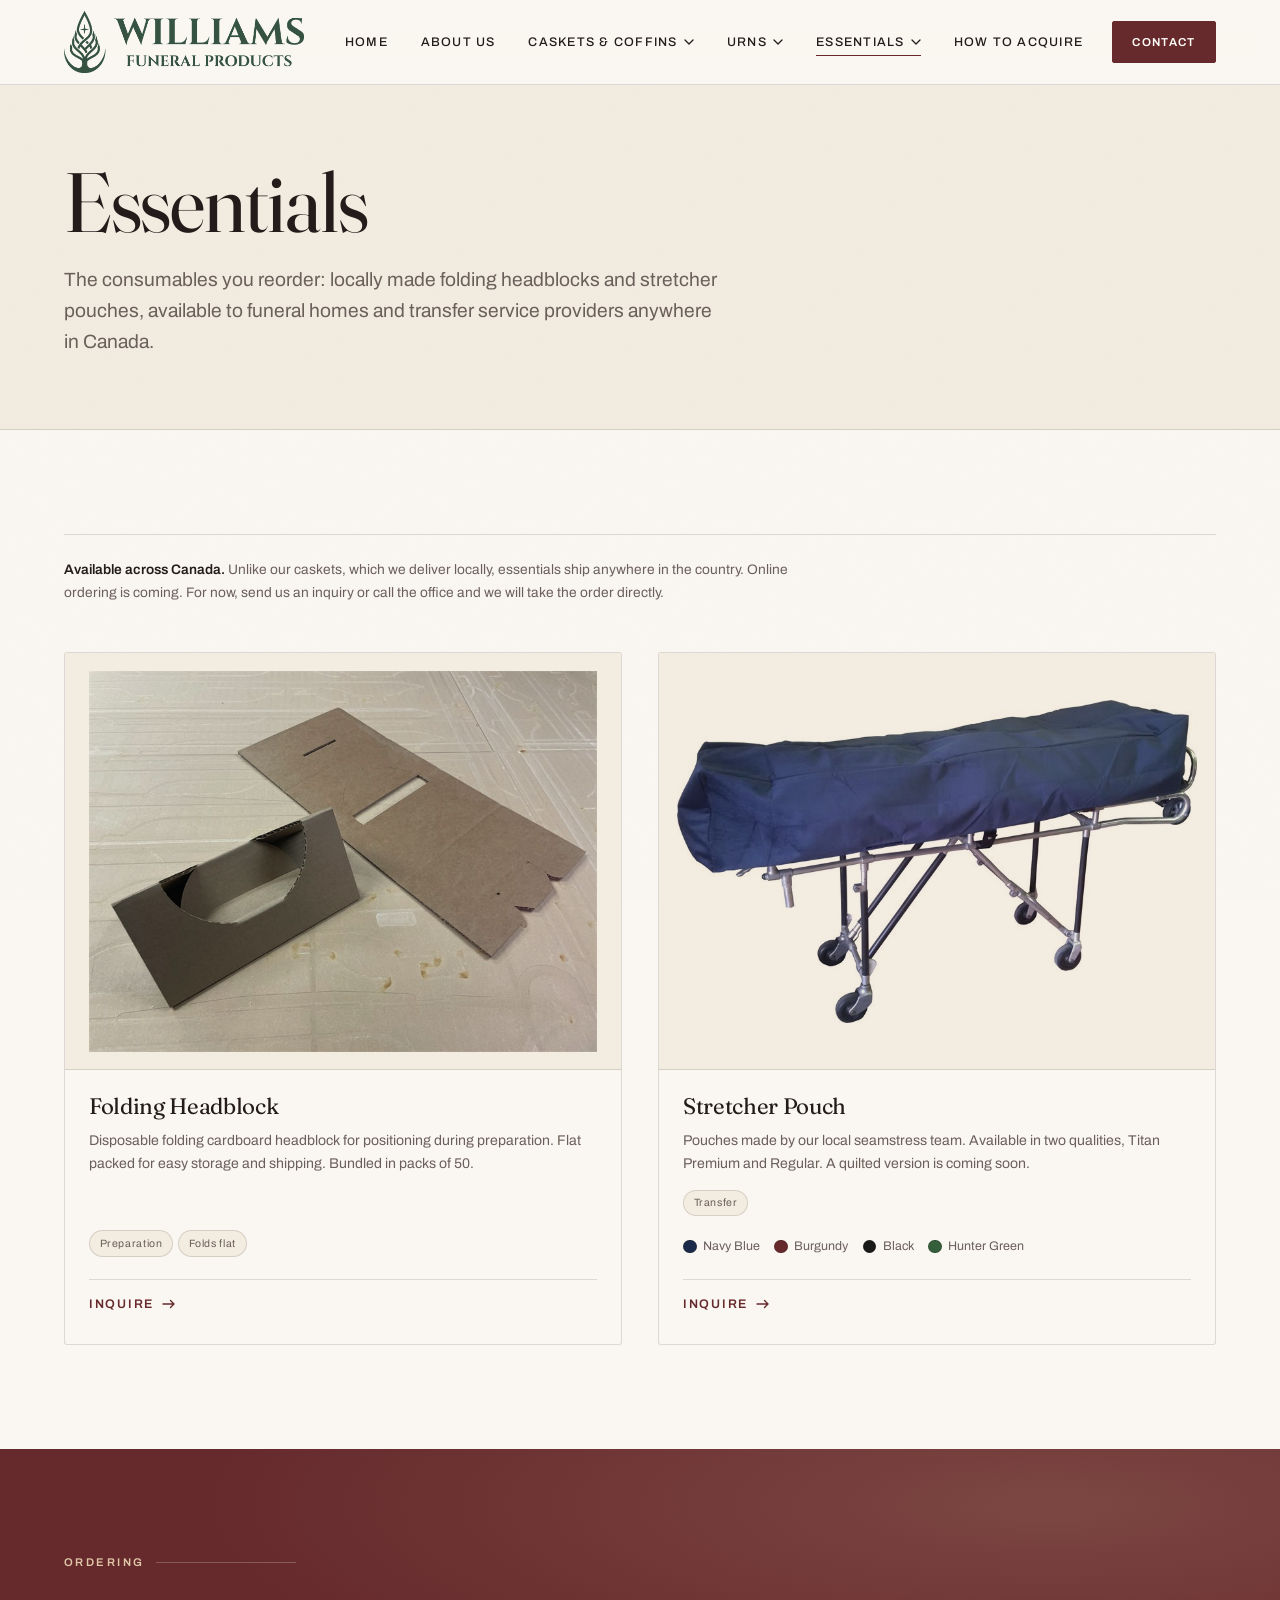
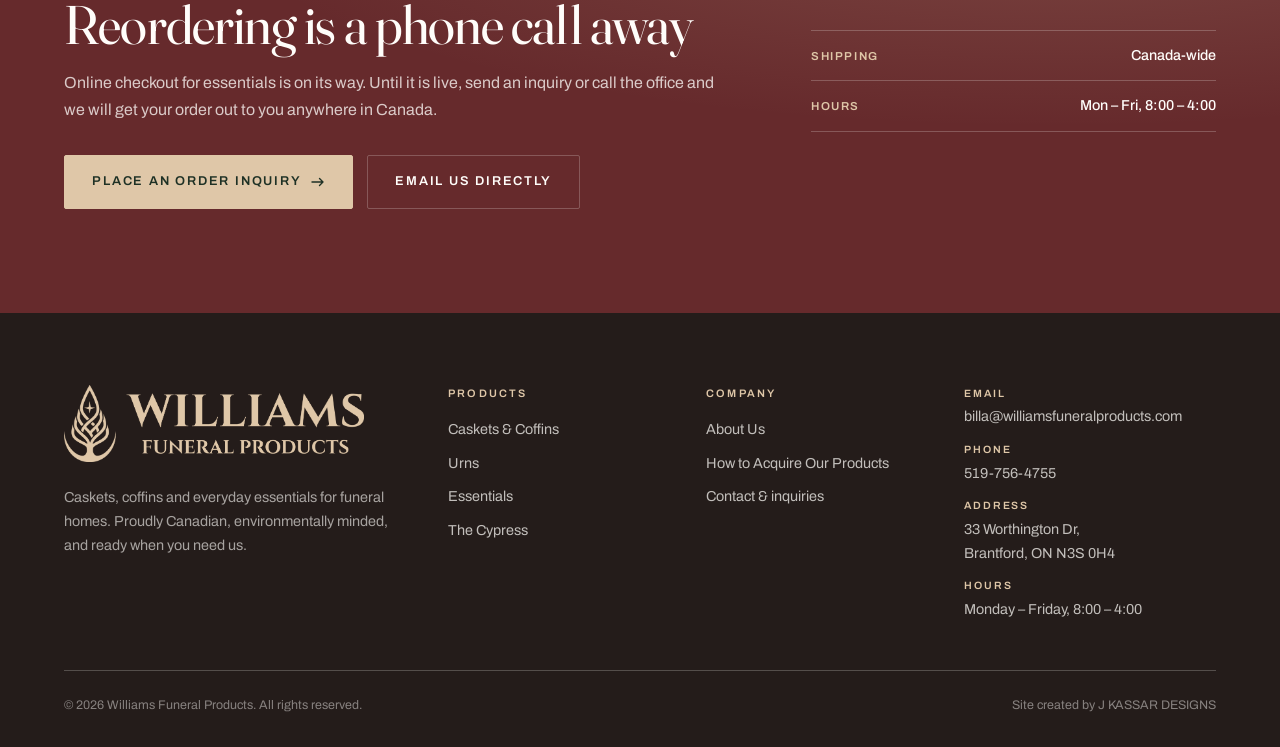
<file: essentials.html>
<!DOCTYPE html>
<html lang="en-CA" class="no-js">
<head>
<meta charset="utf-8">
<meta name="viewport" content="width=device-width, initial-scale=1">
<title>Mortuary Supplies &amp; Funeral Essentials | Williams Funeral Products</title>
<meta name="description" content="Folding headblocks and stretcher pouches for funeral homes, shipped across Canada.">
<link rel="canonical" href="https://williamsfuneralproducts.com/essentials">
<link rel="icon" href="favicon.ico" sizes="32x32">
<link rel="icon" href="assets/img/logos/icon-192.png" type="image/png" sizes="192x192">
<link rel="apple-touch-icon" href="apple-touch-icon.png">
<link rel="manifest" href="site.webmanifest">
<meta name="theme-color" content="#662a2c">

<meta property="og:type" content="website">
<meta property="og:site_name" content="Williams Funeral Products">
<meta property="og:title" content="Mortuary Supplies &amp; Funeral Essentials | Williams Funeral Products">
<meta property="og:description" content="Folding headblocks and stretcher pouches, available to funeral homes across Canada.">
<meta property="og:url" content="https://williamsfuneralproducts.com/essentials">
<meta property="og:image" content="https://williamsfuneralproducts.com/assets/img/site/og-default.jpg">
<meta property="og:image:width" content="1200">
<meta property="og:image:height" content="630">
<meta property="og:image:alt" content="Williams Funeral Products">
<meta property="og:locale" content="en_CA">
<meta name="twitter:card" content="summary_large_image">

<link rel="preconnect" href="https://fonts.googleapis.com">
<link rel="preconnect" href="https://fonts.gstatic.com" crossorigin>
<link href="https://fonts.googleapis.com/css2?family=Archivo:wght@400;500;600;700&family=Fraunces:opsz,wght@9..144,300..700&display=swap" rel="stylesheet">
<link rel="stylesheet" href="assets/css/style.css">
</head>
<body>
<a class="skip-link" href="#main">Skip to content</a>

<header class="site-head" data-head>
  <div class="wrap head-bar">
    <a class="brand" href="./" aria-label="Williams Funeral Products home">
      <img class="brand__full" src="assets/img/logos/wfp-logo.png" alt="" width="1846" height="477">
    </a>

    <nav class="nav" aria-label="Primary">
      <ul class="nav__list">
        <li class="nav__item"><a class="nav__link" href="./">Home</a></li>
        <li class="nav__item"><a class="nav__link" href="about">About Us</a></li>

        <li class="nav__item" data-dropdown>
          <a class="nav__link" href="caskets-containers" data-dropdown-trigger aria-expanded="false" aria-controls="menu-caskets">
            Caskets &amp; Coffins
            <svg class="nav__caret" width="10" height="6" viewBox="0 0 10 6" fill="none" aria-hidden="true"><path d="M1 1l4 4 4-4" stroke="currentColor" stroke-width="1.3" stroke-linecap="round" stroke-linejoin="round"/></svg>
          </a>
          <div class="mega" id="menu-caskets" data-dropdown-panel data-open="false">
            <p class="mega__head">Caskets &amp; Coffins, Local Delivery</p>
            <ul class="mega__list">
              <li><a class="mega__link" href="caskets-containers#eco300">Eco300 Regular</a></li>
              <li><a class="mega__link" href="caskets-containers#eco300-green">Eco300 Green</a></li>
              <li><a class="mega__link" href="cypress">The Cypress (Green Burial)</a></li>
            </ul>
            <a class="mega__all" href="caskets-containers">View all caskets &amp; coffins</a>
          </div>
        </li>

        <li class="nav__item" data-dropdown>
          <a class="nav__link" href="urns-vessels" data-dropdown-trigger aria-expanded="false" aria-controls="menu-urns">
            Urns
            <svg class="nav__caret" width="10" height="6" viewBox="0 0 10 6" fill="none" aria-hidden="true"><path d="M1 1l4 4 4-4" stroke="currentColor" stroke-width="1.3" stroke-linecap="round" stroke-linejoin="round"/></svg>
          </a>
          <div class="mega" id="menu-urns" data-dropdown-panel data-open="false">
            <p class="mega__head">Urns</p>
            <ul class="mega__list">
              <li><a class="mega__link" href="urns-vessels#custom-earth-friendly-urns">Custom Earth Friendly Urns <span class="soon-tag">Coming soon</span></a></li>
            </ul>
            <a class="mega__all" href="urns-vessels">View the urn range</a>
          </div>
        </li>


        <li class="nav__item" data-dropdown>
          <a class="nav__link" href="essentials" data-dropdown-trigger aria-expanded="false" aria-controls="menu-essentials">
            Essentials
            <svg class="nav__caret" width="10" height="6" viewBox="0 0 10 6" fill="none" aria-hidden="true"><path d="M1 1l4 4 4-4" stroke="currentColor" stroke-width="1.3" stroke-linecap="round" stroke-linejoin="round"/></svg>
          </a>
          <div class="mega" id="menu-essentials" data-dropdown-panel data-open="false">
            <p class="mega__head">Online Store Essentials, Canada-wide</p>
            <ul class="mega__list">
              <li><a class="mega__link" href="essentials#folding-headblock">Folding Headblock</a></li>
              <li><a class="mega__link" href="essentials#stretcher-pouch">Stretcher Pouch</a></li>
            </ul>
            <a class="mega__all" href="essentials">View all essentials</a>
          </div>
        </li>

        <li class="nav__item"><a class="nav__link" href="how-to-acquire">How to Acquire</a></li>

        <li class="nav__item nav__item--cta"><a class="btn btn--nav" href="contact">Contact</a></li>
      </ul>
    </nav>


    <button class="burger" type="button" data-burger aria-expanded="false" aria-controls="mobile-drawer" aria-label="Open menu">
      <span></span><span></span><span></span>
    </button>
  </div>

</header>

<!-- Mobile drawer: a direct child of <body>. It must NOT live inside
     .site-head, whose backdrop-filter would make the header a
     containing block for this fixed-position element. -->
  <div class="drawer" id="mobile-drawer" data-drawer data-open="false" aria-hidden="true">
    <ul class="drawer__list">
      <li class="drawer__item"><a class="drawer__link" href="./">Home</a></li>
      <li class="drawer__item"><a class="drawer__link" href="about">About Us</a></li>

      <li class="drawer__item">
        <button class="drawer__toggle" type="button" data-acc-trigger aria-expanded="false" aria-controls="acc-caskets">
          Caskets &amp; Coffins
          <svg class="nav__caret" width="12" height="7" viewBox="0 0 10 6" fill="none" aria-hidden="true"><path d="M1 1l4 4 4-4" stroke="currentColor" stroke-width="1.3" stroke-linecap="round" stroke-linejoin="round"/></svg>
        </button>
        <div class="drawer__panel" id="acc-caskets" data-open="false"><div>
          <ul class="drawer__sub">
            <li><a href="caskets-containers#eco300">Eco300 Regular</a></li>
            <li><a href="caskets-containers#eco300-green">Eco300 Green</a></li>
            <li><a href="cypress">The Cypress (Green Burial)</a></li>
            <li><a href="caskets-containers">View all &rarr;</a></li>
          </ul>
        </div></div>
      </li>

      <li class="drawer__item">
        <button class="drawer__toggle" type="button" data-acc-trigger aria-expanded="false" aria-controls="acc-urns">
          Urns
          <svg class="nav__caret" width="12" height="7" viewBox="0 0 10 6" fill="none" aria-hidden="true"><path d="M1 1l4 4 4-4" stroke="currentColor" stroke-width="1.3" stroke-linecap="round" stroke-linejoin="round"/></svg>
        </button>
        <div class="drawer__panel" id="acc-urns" data-open="false"><div>
          <ul class="drawer__sub">
            <li><a href="urns-vessels#custom-earth-friendly-urns">Custom Earth Friendly Urns <span class="soon-tag">Coming soon</span></a></li>
            <li><a href="urns-vessels">View all &rarr;</a></li>
          </ul>
        </div></div>
      </li>


      <li class="drawer__item">
        <button class="drawer__toggle" type="button" data-acc-trigger aria-expanded="false" aria-controls="acc-essentials">
          Essentials
          <svg class="nav__caret" width="12" height="7" viewBox="0 0 10 6" fill="none" aria-hidden="true"><path d="M1 1l4 4 4-4" stroke="currentColor" stroke-width="1.3" stroke-linecap="round" stroke-linejoin="round"/></svg>
        </button>
        <div class="drawer__panel" id="acc-essentials" data-open="false"><div>
          <ul class="drawer__sub">
            <li><a href="essentials#folding-headblock">Folding Headblock</a></li>
            <li><a href="essentials#stretcher-pouch">Stretcher Pouch</a></li>
            <li><a href="essentials">View all &rarr;</a></li>
          </ul>
        </div></div>
      </li>

      <li class="drawer__item"><a class="drawer__link" href="how-to-acquire">How to Acquire</a></li>

      <li class="drawer__item"><a class="drawer__link" href="contact">Contact</a></li>
    </ul>

    <div class="drawer__foot">
      <a class="btn" href="contact">Make an inquiry</a>
      <div class="drawer__meta">
        <a href="mailto:billa@williamsfuneralproducts.com">billa@williamsfuneralproducts.com</a>
        <a href="tel:+15197564755">519-756-4755</a>
        <span>33 Worthington Dr, Brantford, ON N3S 0H4</span>
        <span>Monday &ndash; Friday, 8:00 &ndash; 4:00</span>
      </div>
    </div>
  </div>

<main id="main">

  <section class="page-head">
    <div class="wrap">
      <h1 class="h-xl page-head__title">Essentials</h1>
      <p class="lede page-head__lede">
        The consumables you reorder: locally made folding headblocks and
        stretcher pouches, available to funeral homes and transfer service
        providers anywhere in Canada.
      </p>
    </div>
  </section>

  <section class="section" aria-labelledby="range-title">
    <div class="wrap">
      <div class="cat-intro">
        <h2 class="visually-hidden" id="range-title">Essentials range</h2>
        <p class="cat-intro__note">
          <strong>Available across Canada.</strong> Unlike our caskets, which we
          deliver locally, essentials ship anywhere in the country. Online
          ordering is coming. For now, send us an inquiry or call the
          office and we will take the order directly.
        </p>
      </div>

      <div class="prod-grid prod-grid--two">

        <article class="prod" id="folding-headblock" data-reveal>
          <div class="prod__media">
            <img src="assets/img/products/folding-headblock.jpg" alt="Folding headblock in die-cut corrugated board, shown both flat and assembled" width="800" height="600" loading="lazy">
          </div>
          <div class="prod__body">
            <h3 class="h-sm prod__name">Folding Headblock</h3>
            <p class="prod__text">Disposable folding cardboard headblock for positioning during preparation. Flat packed for easy storage and shipping. Bundled in packs of 50.</p>
            <ul class="prod__meta"><li>Preparation</li><li>Folds flat</li></ul>
            <div class="prod__actions">
              <a class="link-rule" href="contact?product=Folding%20Headblock">Inquire <svg width="14" height="10" viewBox="0 0 14 10" fill="none" aria-hidden="true"><path d="M1 5h11M8.5 1.5L12 5l-3.5 3.5" stroke="currentColor" stroke-width="1.4" stroke-linecap="round" stroke-linejoin="round"/></svg></a>
            </div>
          </div>
        </article>

        <article class="prod" id="stretcher-pouch" data-reveal data-delay="1">
          <div class="prod__media">
            <img src="assets/img/products/stretcher-pouch.jpg" alt="Stretcher pouch" width="800" height="496" loading="lazy">
          </div>
          <div class="prod__body">
            <h3 class="h-sm prod__name">Stretcher Pouch</h3>
            <p class="prod__text">Pouches made by our local seamstress team. Available in two qualities, Titan Premium and Regular. A quilted version is coming soon.</p>
            <ul class="prod__meta"><li>Transfer</li></ul>
            <ul class="swatches" aria-label="Available colours">
              <li class="swatch"><span class="swatch__dot" style="--swatch: #1b2a4a"></span>Navy Blue</li>
              <li class="swatch"><span class="swatch__dot" style="--swatch: #662a2c"></span>Burgundy</li>
              <li class="swatch"><span class="swatch__dot" style="--swatch: #1a1a1a"></span>Black</li>
              <li class="swatch"><span class="swatch__dot" style="--swatch: #355e3b"></span>Hunter Green</li>
            </ul>

            <div class="prod__actions">
              <a class="link-rule" href="contact?product=Stretcher%20Pouch">Inquire <svg width="14" height="10" viewBox="0 0 14 10" fill="none" aria-hidden="true"><path d="M1 5h11M8.5 1.5L12 5l-3.5 3.5" stroke="currentColor" stroke-width="1.4" stroke-linecap="round" stroke-linejoin="round"/></svg></a>
            </div>
          </div>
        </article>

      </div>
    </div>
  </section>

  <section class="band section" aria-labelledby="cat-cta">
    <div class="wrap band__inner">
      <div class="band__grid">
        <div data-reveal>
          <p class="eyebrow eyebrow--light">Ordering</p>
          <h2 class="h-lg band__title" id="cat-cta">Reordering is a phone call away</h2>
          <p class="band__text">
            Online checkout for essentials is on its way. Until it is live,
            send an inquiry or call the office and we will get your order out to
            you anywhere in Canada.
          </p>
          <div class="btn-row">
            <a class="btn btn--sand" href="contact">
              Place an order inquiry
              <svg class="btn__arrow" width="14" height="10" viewBox="0 0 14 10" fill="none" aria-hidden="true"><path d="M1 5h11M8.5 1.5L12 5l-3.5 3.5" stroke="currentColor" stroke-width="1.4" stroke-linecap="round" stroke-linejoin="round"/></svg>
            </a>
            <a class="btn btn--light" href="mailto:billa@williamsfuneralproducts.com">Email us directly</a>
          </div>
        </div>
        <div data-reveal data-delay="1">
          <ul class="specs" style="margin-top:0; border-top-color: var(--rule-light);">
            <li style="border-bottom-color: var(--rule-light);"><span class="specs__k" style="color: var(--sand);">Shipping</span> <span class="specs__v">Canada-wide</span></li>
            <li style="border-bottom-color: var(--rule-light);"><span class="specs__k" style="color: var(--sand);">Hours</span> <span class="specs__v">Mon &ndash; Fri, 8:00 &ndash; 4:00</span></li>
          </ul>
        </div>
      </div>
    </div>
  </section>

</main>

<footer class="site-foot">
  <div class="wrap">
    <div class="foot-grid">
      <div class="foot__brand">
        <img src="assets/img/logos/wfp-logo-beige.png" alt="Williams Funeral Products" width="1846" height="477" loading="lazy">
        <p class="foot__blurb">
          Caskets, coffins and everyday essentials for funeral homes.
          Proudly Canadian, environmentally minded, and ready when you need us.
        </p>
      </div>

      <div>
        <p class="foot__title">Products</p>
        <ul class="foot__list">
          <li><a href="caskets-containers">Caskets &amp; Coffins</a></li>
          <li><a href="urns-vessels">Urns</a></li>
          <li><a href="essentials">Essentials</a></li>
          <li><a href="cypress">The Cypress</a></li>
        </ul>
      </div>

      <div>
        <p class="foot__title">Company</p>
        <ul class="foot__list">
          <li><a href="about">About Us</a></li>
          <li><a href="how-to-acquire">How to Acquire Our Products</a></li>
          <li><a href="contact">Contact &amp; inquiries</a></li>
        </ul>
      </div>

      <address class="foot__meta">
        <div>
          <strong>Email</strong>
          <a href="mailto:billa@williamsfuneralproducts.com">billa@williamsfuneralproducts.com</a>
        </div>
        <div>
          <strong>Phone</strong>
          <a href="tel:+15197564755">519-756-4755</a>
        </div>
        <div>
          <strong>Address</strong>
          33 Worthington Dr,<br>Brantford, ON N3S 0H4
        </div>
        <div>
          <strong>Hours</strong>
          Monday &ndash; Friday, 8:00 &ndash; 4:00
        </div>
      </address>
    </div>

    <div class="foot-base">
      <p>&copy; <span data-year>2026</span> Williams Funeral Products. All rights reserved.</p>
      <p>Site created by <a class="foot-base__credit" href="https://jordandesigns.ca" target="_blank" rel="noopener noreferrer">J KASSAR DESIGNS</a></p>
    </div>
  </div>
</footer>

<script src="assets/js/main.js" defer></script>
</body>
</html>
</file>
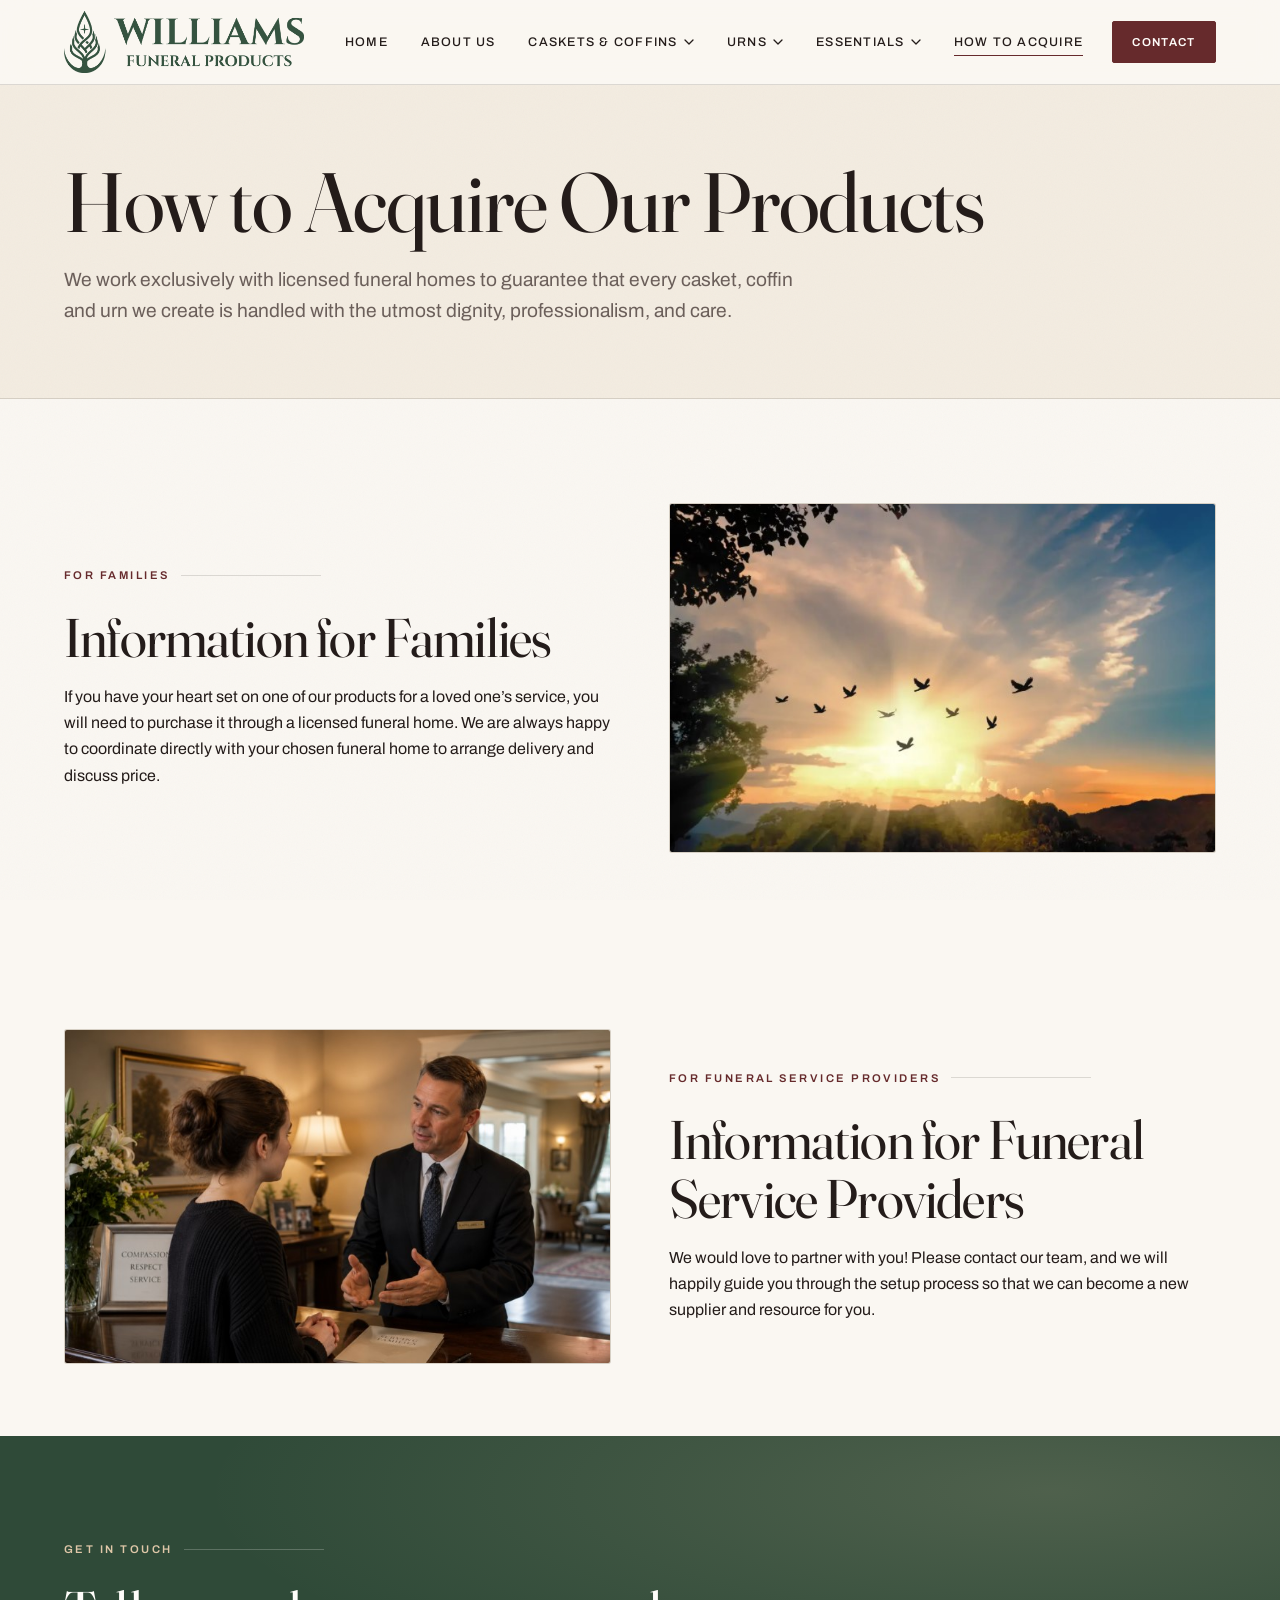
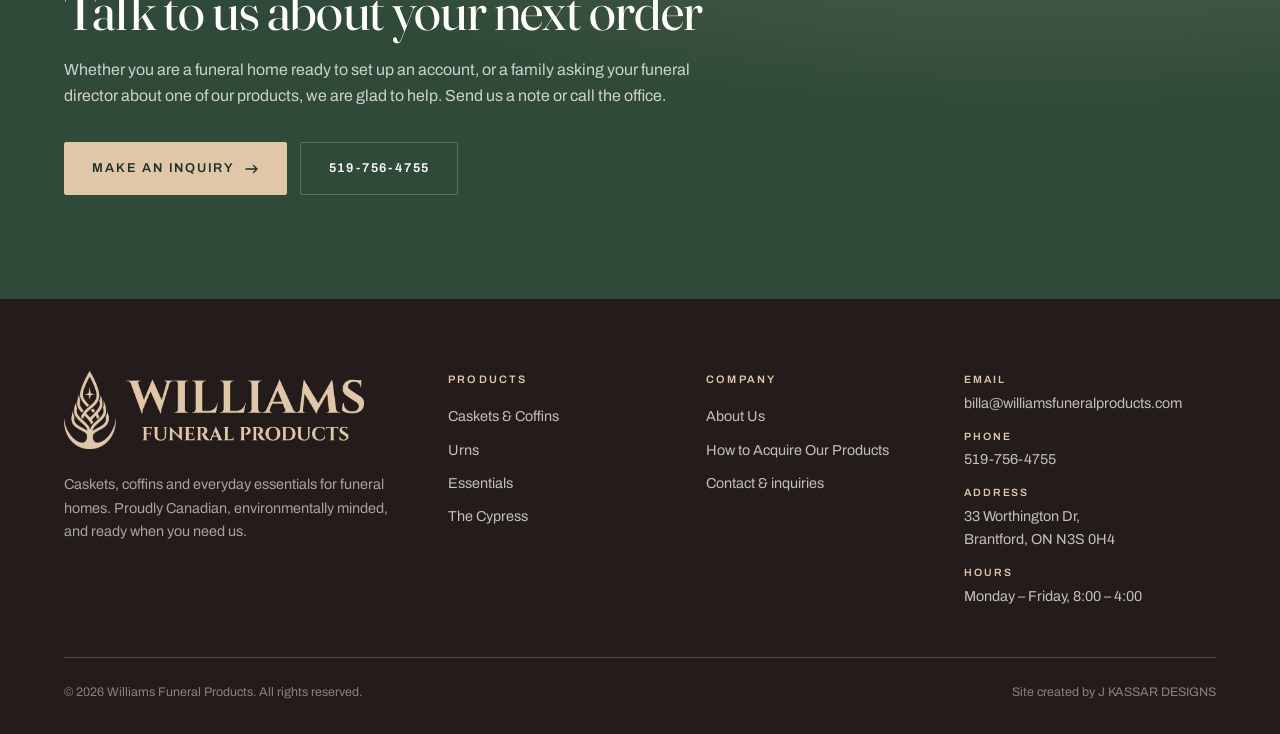
<file: how-to-acquire.html>
<!DOCTYPE html>
<html lang="en-CA" class="no-js">
<head>
<meta charset="utf-8">
<meta name="viewport" content="width=device-width, initial-scale=1">
<title>How to Acquire Our Products | Williams Funeral Products</title>
<meta name="description" content="Williams Funeral Products works exclusively with licensed funeral homes. Information for families and for funeral service providers who would like to partner with us.">
<link rel="canonical" href="https://williamsfuneralproducts.com/how-to-acquire">
<link rel="icon" href="favicon.ico" sizes="32x32">
<link rel="icon" href="assets/img/logos/icon-192.png" type="image/png" sizes="192x192">
<link rel="apple-touch-icon" href="apple-touch-icon.png">
<link rel="manifest" href="site.webmanifest">
<meta name="theme-color" content="#662a2c">

<meta property="og:type" content="website">
<meta property="og:site_name" content="Williams Funeral Products">
<meta property="og:title" content="How to Acquire Our Products | Williams Funeral Products">
<meta property="og:description" content="We work exclusively with licensed funeral homes, so that every casket, coffin and urn we create is handled with the utmost dignity, professionalism and care.">
<meta property="og:url" content="https://williamsfuneralproducts.com/how-to-acquire">
<meta property="og:image" content="https://williamsfuneralproducts.com/assets/img/site/og-default.jpg">
<meta property="og:image:width" content="1200">
<meta property="og:image:height" content="630">
<meta property="og:image:alt" content="Williams Funeral Products">
<meta property="og:locale" content="en_CA">
<meta name="twitter:card" content="summary_large_image">

<link rel="preconnect" href="https://fonts.googleapis.com">
<link rel="preconnect" href="https://fonts.gstatic.com" crossorigin>
<link href="https://fonts.googleapis.com/css2?family=Archivo:wght@400;500;600;700&family=Fraunces:opsz,wght@9..144,300..700&display=swap" rel="stylesheet">
<link rel="stylesheet" href="assets/css/style.css">
</head>
<body>
<a class="skip-link" href="#main">Skip to content</a>

<header class="site-head" data-head>
  <div class="wrap head-bar">
    <a class="brand" href="./" aria-label="Williams Funeral Products home">
      <img class="brand__full" src="assets/img/logos/wfp-logo.png" alt="" width="1846" height="477">
    </a>

    <nav class="nav" aria-label="Primary">
      <ul class="nav__list">
        <li class="nav__item"><a class="nav__link" href="./">Home</a></li>
        <li class="nav__item"><a class="nav__link" href="about">About Us</a></li>

        <li class="nav__item" data-dropdown>
          <a class="nav__link" href="caskets-containers" data-dropdown-trigger aria-expanded="false" aria-controls="menu-caskets">
            Caskets &amp; Coffins
            <svg class="nav__caret" width="10" height="6" viewBox="0 0 10 6" fill="none" aria-hidden="true"><path d="M1 1l4 4 4-4" stroke="currentColor" stroke-width="1.3" stroke-linecap="round" stroke-linejoin="round"/></svg>
          </a>
          <div class="mega" id="menu-caskets" data-dropdown-panel data-open="false">
            <p class="mega__head">Caskets &amp; Coffins, Local Delivery</p>
            <ul class="mega__list">
              <li><a class="mega__link" href="caskets-containers#eco300">Eco300 Regular</a></li>
              <li><a class="mega__link" href="caskets-containers#eco300-green">Eco300 Green</a></li>
              <li><a class="mega__link" href="cypress">The Cypress (Green Burial)</a></li>
            </ul>
            <a class="mega__all" href="caskets-containers">View all caskets &amp; coffins</a>
          </div>
        </li>

        <li class="nav__item" data-dropdown>
          <a class="nav__link" href="urns-vessels" data-dropdown-trigger aria-expanded="false" aria-controls="menu-urns">
            Urns
            <svg class="nav__caret" width="10" height="6" viewBox="0 0 10 6" fill="none" aria-hidden="true"><path d="M1 1l4 4 4-4" stroke="currentColor" stroke-width="1.3" stroke-linecap="round" stroke-linejoin="round"/></svg>
          </a>
          <div class="mega" id="menu-urns" data-dropdown-panel data-open="false">
            <p class="mega__head">Urns</p>
            <ul class="mega__list">
              <li><a class="mega__link" href="urns-vessels#custom-earth-friendly-urns">Custom Earth Friendly Urns <span class="soon-tag">Coming soon</span></a></li>
            </ul>
            <a class="mega__all" href="urns-vessels">View the urn range</a>
          </div>
        </li>


        <li class="nav__item" data-dropdown>
          <a class="nav__link" href="essentials" data-dropdown-trigger aria-expanded="false" aria-controls="menu-essentials">
            Essentials
            <svg class="nav__caret" width="10" height="6" viewBox="0 0 10 6" fill="none" aria-hidden="true"><path d="M1 1l4 4 4-4" stroke="currentColor" stroke-width="1.3" stroke-linecap="round" stroke-linejoin="round"/></svg>
          </a>
          <div class="mega" id="menu-essentials" data-dropdown-panel data-open="false">
            <p class="mega__head">Online Store Essentials, Canada-wide</p>
            <ul class="mega__list">
              <li><a class="mega__link" href="essentials#folding-headblock">Folding Headblock</a></li>
              <li><a class="mega__link" href="essentials#stretcher-pouch">Stretcher Pouch</a></li>
            </ul>
            <a class="mega__all" href="essentials">View all essentials</a>
          </div>
        </li>

        <li class="nav__item"><a class="nav__link" href="how-to-acquire">How to Acquire</a></li>

        <li class="nav__item nav__item--cta"><a class="btn btn--nav" href="contact">Contact</a></li>
      </ul>
    </nav>


    <button class="burger" type="button" data-burger aria-expanded="false" aria-controls="mobile-drawer" aria-label="Open menu">
      <span></span><span></span><span></span>
    </button>
  </div>

</header>

<!-- Mobile drawer: a direct child of <body>. It must NOT live inside
     .site-head, whose backdrop-filter would make the header a
     containing block for this fixed-position element. -->
  <div class="drawer" id="mobile-drawer" data-drawer data-open="false" aria-hidden="true">
    <ul class="drawer__list">
      <li class="drawer__item"><a class="drawer__link" href="./">Home</a></li>
      <li class="drawer__item"><a class="drawer__link" href="about">About Us</a></li>

      <li class="drawer__item">
        <button class="drawer__toggle" type="button" data-acc-trigger aria-expanded="false" aria-controls="acc-caskets">
          Caskets &amp; Coffins
          <svg class="nav__caret" width="12" height="7" viewBox="0 0 10 6" fill="none" aria-hidden="true"><path d="M1 1l4 4 4-4" stroke="currentColor" stroke-width="1.3" stroke-linecap="round" stroke-linejoin="round"/></svg>
        </button>
        <div class="drawer__panel" id="acc-caskets" data-open="false"><div>
          <ul class="drawer__sub">
            <li><a href="caskets-containers#eco300">Eco300 Regular</a></li>
            <li><a href="caskets-containers#eco300-green">Eco300 Green</a></li>
            <li><a href="cypress">The Cypress (Green Burial)</a></li>
            <li><a href="caskets-containers">View all &rarr;</a></li>
          </ul>
        </div></div>
      </li>

      <li class="drawer__item">
        <button class="drawer__toggle" type="button" data-acc-trigger aria-expanded="false" aria-controls="acc-urns">
          Urns
          <svg class="nav__caret" width="12" height="7" viewBox="0 0 10 6" fill="none" aria-hidden="true"><path d="M1 1l4 4 4-4" stroke="currentColor" stroke-width="1.3" stroke-linecap="round" stroke-linejoin="round"/></svg>
        </button>
        <div class="drawer__panel" id="acc-urns" data-open="false"><div>
          <ul class="drawer__sub">
            <li><a href="urns-vessels#custom-earth-friendly-urns">Custom Earth Friendly Urns <span class="soon-tag">Coming soon</span></a></li>
            <li><a href="urns-vessels">View all &rarr;</a></li>
          </ul>
        </div></div>
      </li>


      <li class="drawer__item">
        <button class="drawer__toggle" type="button" data-acc-trigger aria-expanded="false" aria-controls="acc-essentials">
          Essentials
          <svg class="nav__caret" width="12" height="7" viewBox="0 0 10 6" fill="none" aria-hidden="true"><path d="M1 1l4 4 4-4" stroke="currentColor" stroke-width="1.3" stroke-linecap="round" stroke-linejoin="round"/></svg>
        </button>
        <div class="drawer__panel" id="acc-essentials" data-open="false"><div>
          <ul class="drawer__sub">
            <li><a href="essentials#folding-headblock">Folding Headblock</a></li>
            <li><a href="essentials#stretcher-pouch">Stretcher Pouch</a></li>
            <li><a href="essentials">View all &rarr;</a></li>
          </ul>
        </div></div>
      </li>

      <li class="drawer__item"><a class="drawer__link" href="how-to-acquire">How to Acquire</a></li>

      <li class="drawer__item"><a class="drawer__link" href="contact">Contact</a></li>
    </ul>

    <div class="drawer__foot">
      <a class="btn" href="contact">Make an inquiry</a>
      <div class="drawer__meta">
        <a href="mailto:billa@williamsfuneralproducts.com">billa@williamsfuneralproducts.com</a>
        <a href="tel:+15197564755">519-756-4755</a>
        <span>33 Worthington Dr, Brantford, ON N3S 0H4</span>
        <span>Monday &ndash; Friday, 8:00 &ndash; 4:00</span>
      </div>
    </div>
  </div>

<main id="main">

  <section class="page-head">
    <div class="wrap">
      <h1 class="h-xl page-head__title">How to Acquire Our Products</h1>
      <p class="lede page-head__lede">
        We work exclusively with licensed funeral homes to guarantee that every
        casket, coffin and urn we create is handled with the utmost dignity,
        professionalism, and care.
      </p>
    </div>
  </section>

  <!-- ==================================================================
       Information for Families
       The two halves of the page face opposite ways: copy left and the
       product right here, then the mirror below, so the page reads as two
       distinct audiences rather than one column of text.
       ================================================================== -->
  <section class="section" id="families" aria-labelledby="families-title">
    <div class="wrap">
      <div class="split split--flip">
        <div class="split__media split__media--photo" data-reveal>
          <img src="assets/img/site/acquire-families.jpg" alt="Birds rising against a sunrise over wooded hills" width="674" height="430" loading="lazy">
        </div>
        <div data-reveal data-delay="1">
          <p class="eyebrow">For families</p>
          <h2 class="h-lg sec-head__title" id="families-title">Information for Families</h2>
          <div class="prose">
            <p>
              If you have your heart set on one of our products for a loved
              one&rsquo;s service, you will need to purchase it through a licensed
              funeral home. We are always happy to coordinate directly with your
              chosen funeral home to arrange delivery and discuss price.
            </p>
          </div>
        </div>
      </div>
    </div>
  </section>

  <!-- ==================================================================
       Information for Funeral Service Providers
       ================================================================== -->
  <section class="section section--tight" id="funeral-service-providers" aria-labelledby="providers-title">
    <div class="wrap">
      <div class="split">
        <div class="split__media split__media--photo" data-reveal>
          <img src="assets/img/site/acquire-funeral-homes.jpg" alt="A funeral director talking with a family member across a desk in a funeral home" width="743" height="454" loading="lazy">
        </div>
        <div data-reveal data-delay="1">
          <p class="eyebrow">For funeral service providers</p>
          <h2 class="h-lg sec-head__title" id="providers-title">Information for Funeral Service Providers</h2>
          <div class="prose">
            <p>
              We would love to partner with you! Please contact our team, and we
              will happily guide you through the setup process so that we can
              become a new supplier and resource for you.
            </p>
          </div>
        </div>
      </div>
    </div>
  </section>

  <section class="band band--forest section" aria-labelledby="acquire-cta">
    <div class="wrap band__inner">
      <div class="band__grid">
        <div data-reveal>
          <p class="eyebrow eyebrow--light">Get in touch</p>
          <h2 class="h-lg band__title" id="acquire-cta">Talk to us about your next order</h2>
          <p class="band__text">
            Whether you are a funeral home ready to set up an account, or a
            family asking your funeral director about one of our products, we
            are glad to help. Send us a note or call the office.
          </p>
          <div class="btn-row">
            <a class="btn btn--sand" href="contact">
              Make an inquiry
              <svg class="btn__arrow" width="14" height="10" viewBox="0 0 14 10" fill="none" aria-hidden="true"><path d="M1 5h11M8.5 1.5L12 5l-3.5 3.5" stroke="currentColor" stroke-width="1.4" stroke-linecap="round" stroke-linejoin="round"/></svg>
            </a>
            <a class="btn btn--light" href="tel:+15197564755">519-756-4755</a>
          </div>
        </div>
      </div>
    </div>
  </section>

</main>



<footer class="site-foot">
  <div class="wrap">
    <div class="foot-grid">
      <div class="foot__brand">
        <img src="assets/img/logos/wfp-logo-beige.png" alt="Williams Funeral Products" width="1846" height="477" loading="lazy">
        <p class="foot__blurb">
          Caskets, coffins and everyday essentials for funeral homes.
          Proudly Canadian, environmentally minded, and ready when you need us.
        </p>
      </div>

      <div>
        <p class="foot__title">Products</p>
        <ul class="foot__list">
          <li><a href="caskets-containers">Caskets &amp; Coffins</a></li>
          <li><a href="urns-vessels">Urns</a></li>
          <li><a href="essentials">Essentials</a></li>
          <li><a href="cypress">The Cypress</a></li>
        </ul>
      </div>

      <div>
        <p class="foot__title">Company</p>
        <ul class="foot__list">
          <li><a href="about">About Us</a></li>
          <li><a href="how-to-acquire">How to Acquire Our Products</a></li>
          <li><a href="contact">Contact &amp; inquiries</a></li>
        </ul>
      </div>

      <address class="foot__meta">
        <div>
          <strong>Email</strong>
          <a href="mailto:billa@williamsfuneralproducts.com">billa@williamsfuneralproducts.com</a>
        </div>
        <div>
          <strong>Phone</strong>
          <a href="tel:+15197564755">519-756-4755</a>
        </div>
        <div>
          <strong>Address</strong>
          33 Worthington Dr,<br>Brantford, ON N3S 0H4
        </div>
        <div>
          <strong>Hours</strong>
          Monday &ndash; Friday, 8:00 &ndash; 4:00
        </div>
      </address>
    </div>

    <div class="foot-base">
      <p>&copy; <span data-year>2026</span> Williams Funeral Products. All rights reserved.</p>
      <p>Site created by <a class="foot-base__credit" href="https://jordandesigns.ca" target="_blank" rel="noopener noreferrer">J KASSAR DESIGNS</a></p>
    </div>
  </div>
</footer>

<script src="assets/js/main.js" defer></script>
</body>
</html>
</file>
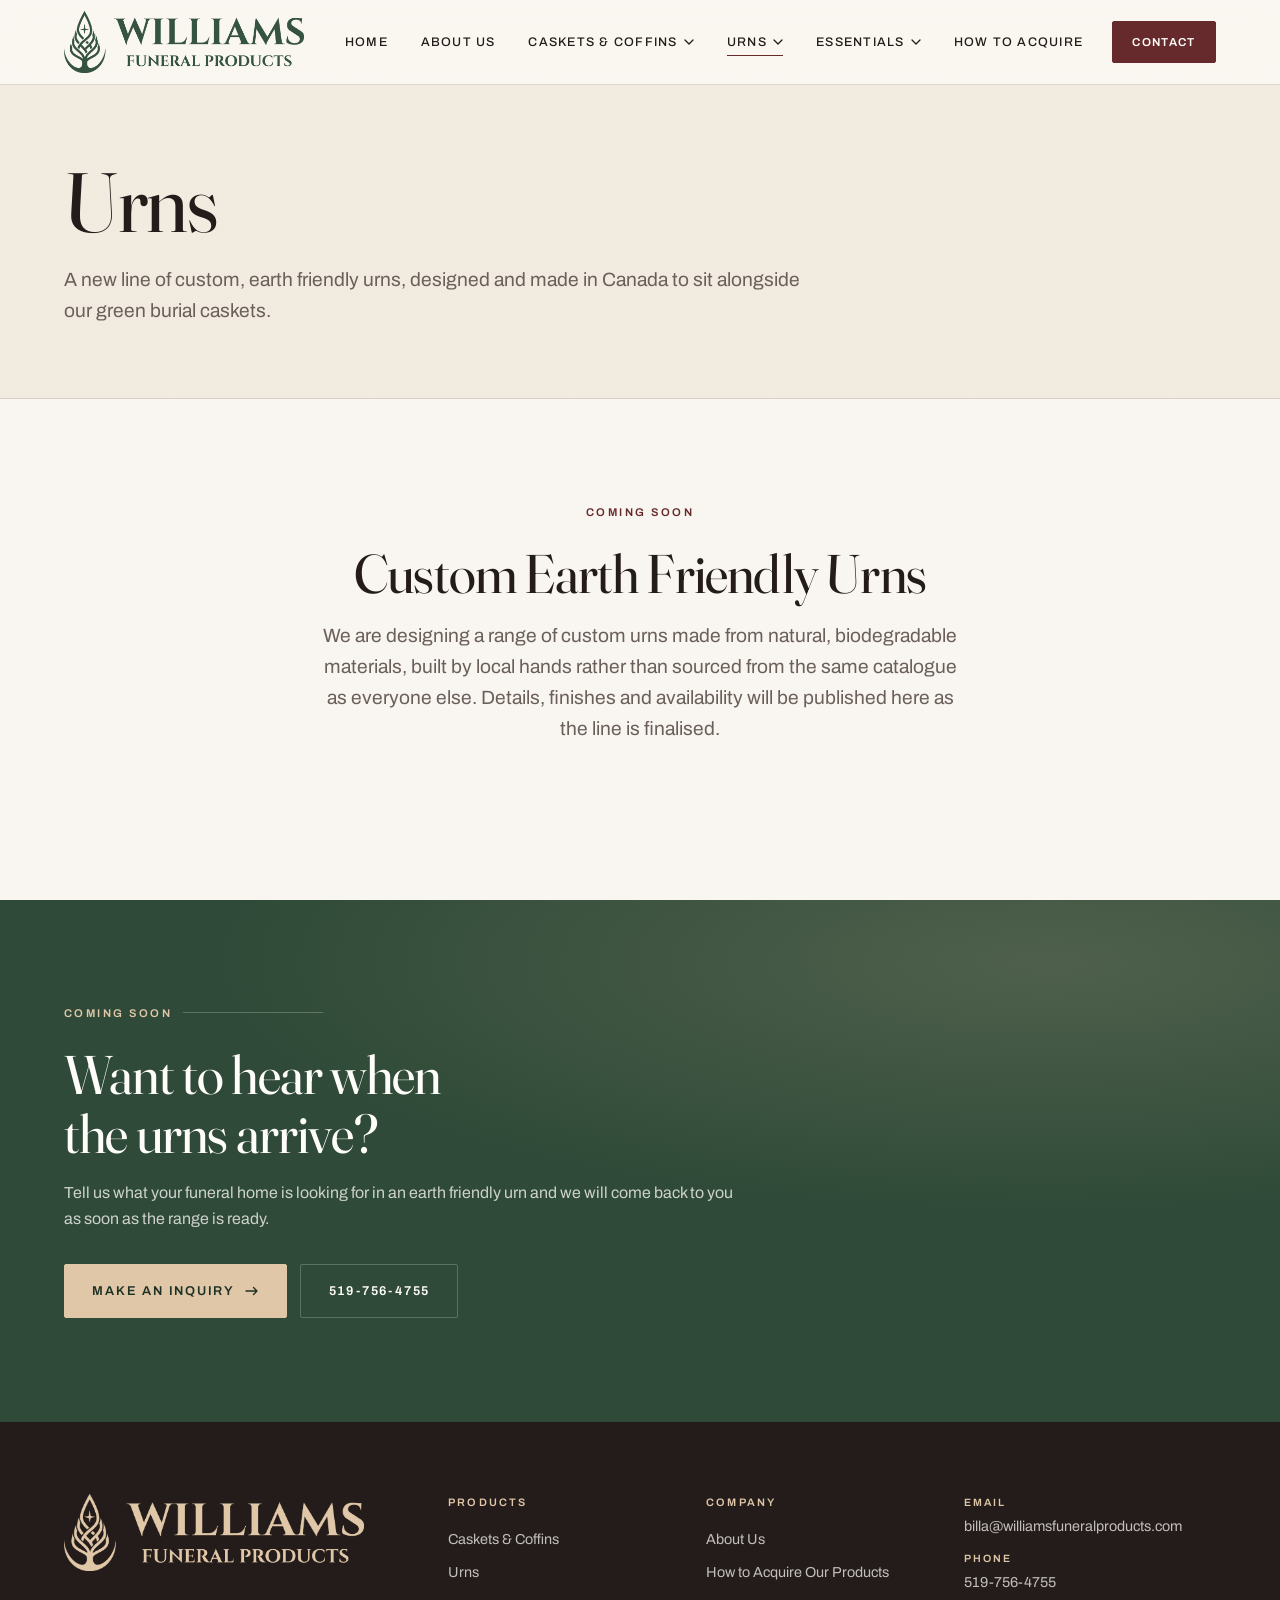
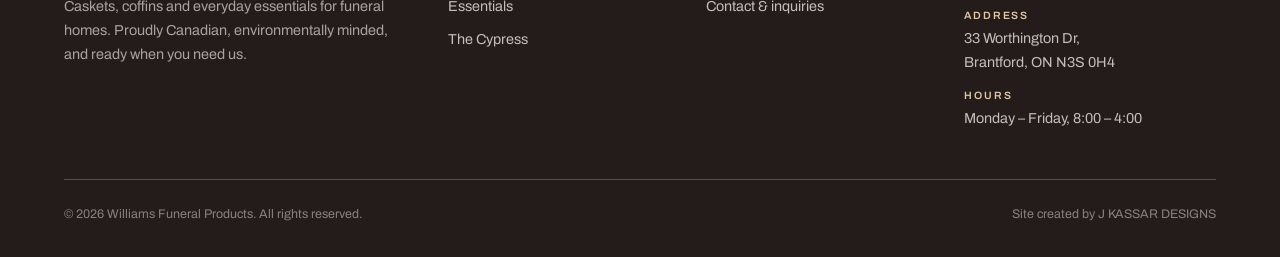
<file: urns-vessels.html>
<!DOCTYPE html>
<html lang="en-CA" class="no-js">
<head>
<meta charset="utf-8">
<meta name="viewport" content="width=device-width, initial-scale=1">
<title>Custom Earth Friendly Urns, Coming Soon | Williams Funeral Products</title>
<meta name="description" content="A new range of custom, earth friendly cremation urns from Williams Funeral Products, designed and made in Canada. Coming soon.">
<link rel="canonical" href="https://williamsfuneralproducts.com/urns-vessels">
<link rel="icon" href="favicon.ico" sizes="32x32">
<link rel="icon" href="assets/img/logos/icon-192.png" type="image/png" sizes="192x192">
<link rel="apple-touch-icon" href="apple-touch-icon.png">
<link rel="manifest" href="site.webmanifest">
<meta name="theme-color" content="#662a2c">

<meta property="og:type" content="website">
<meta property="og:site_name" content="Williams Funeral Products">
<meta property="og:title" content="Custom Earth Friendly Urns | Williams Funeral Products">
<meta property="og:description" content="A new range of custom, earth friendly cremation urns, designed and made in Canada. Coming soon.">
<meta property="og:url" content="https://williamsfuneralproducts.com/urns-vessels">
<meta property="og:image" content="https://williamsfuneralproducts.com/assets/img/site/og-default.jpg">
<meta property="og:image:width" content="1200">
<meta property="og:image:height" content="630">
<meta property="og:image:alt" content="Williams Funeral Products">
<meta property="og:locale" content="en_CA">
<meta name="twitter:card" content="summary_large_image">

<link rel="preconnect" href="https://fonts.googleapis.com">
<link rel="preconnect" href="https://fonts.gstatic.com" crossorigin>
<link href="https://fonts.googleapis.com/css2?family=Archivo:wght@400;500;600;700&family=Fraunces:opsz,wght@9..144,300..700&display=swap" rel="stylesheet">
<link rel="stylesheet" href="assets/css/style.css">
</head>
<body>
<a class="skip-link" href="#main">Skip to content</a>

<header class="site-head" data-head>
  <div class="wrap head-bar">
    <a class="brand" href="./" aria-label="Williams Funeral Products home">
      <img class="brand__full" src="assets/img/logos/wfp-logo.png" alt="" width="1846" height="477">
    </a>

    <nav class="nav" aria-label="Primary">
      <ul class="nav__list">
        <li class="nav__item"><a class="nav__link" href="./">Home</a></li>
        <li class="nav__item"><a class="nav__link" href="about">About Us</a></li>

        <li class="nav__item" data-dropdown>
          <a class="nav__link" href="caskets-containers" data-dropdown-trigger aria-expanded="false" aria-controls="menu-caskets">
            Caskets &amp; Coffins
            <svg class="nav__caret" width="10" height="6" viewBox="0 0 10 6" fill="none" aria-hidden="true"><path d="M1 1l4 4 4-4" stroke="currentColor" stroke-width="1.3" stroke-linecap="round" stroke-linejoin="round"/></svg>
          </a>
          <div class="mega" id="menu-caskets" data-dropdown-panel data-open="false">
            <p class="mega__head">Caskets &amp; Coffins, Local Delivery</p>
            <ul class="mega__list">
              <li><a class="mega__link" href="caskets-containers#eco300">Eco300 Regular</a></li>
              <li><a class="mega__link" href="caskets-containers#eco300-green">Eco300 Green</a></li>
              <li><a class="mega__link" href="cypress">The Cypress (Green Burial)</a></li>
            </ul>
            <a class="mega__all" href="caskets-containers">View all caskets &amp; coffins</a>
          </div>
        </li>

        <li class="nav__item" data-dropdown>
          <a class="nav__link" href="urns-vessels" data-dropdown-trigger aria-expanded="false" aria-controls="menu-urns">
            Urns
            <svg class="nav__caret" width="10" height="6" viewBox="0 0 10 6" fill="none" aria-hidden="true"><path d="M1 1l4 4 4-4" stroke="currentColor" stroke-width="1.3" stroke-linecap="round" stroke-linejoin="round"/></svg>
          </a>
          <div class="mega" id="menu-urns" data-dropdown-panel data-open="false">
            <p class="mega__head">Urns</p>
            <ul class="mega__list">
              <li><a class="mega__link" href="urns-vessels#custom-earth-friendly-urns">Custom Earth Friendly Urns <span class="soon-tag">Coming soon</span></a></li>
            </ul>
            <a class="mega__all" href="urns-vessels">View the urn range</a>
          </div>
        </li>


        <li class="nav__item" data-dropdown>
          <a class="nav__link" href="essentials" data-dropdown-trigger aria-expanded="false" aria-controls="menu-essentials">
            Essentials
            <svg class="nav__caret" width="10" height="6" viewBox="0 0 10 6" fill="none" aria-hidden="true"><path d="M1 1l4 4 4-4" stroke="currentColor" stroke-width="1.3" stroke-linecap="round" stroke-linejoin="round"/></svg>
          </a>
          <div class="mega" id="menu-essentials" data-dropdown-panel data-open="false">
            <p class="mega__head">Online Store Essentials, Canada-wide</p>
            <ul class="mega__list">
              <li><a class="mega__link" href="essentials#folding-headblock">Folding Headblock</a></li>
              <li><a class="mega__link" href="essentials#stretcher-pouch">Stretcher Pouch</a></li>
            </ul>
            <a class="mega__all" href="essentials">View all essentials</a>
          </div>
        </li>

        <li class="nav__item"><a class="nav__link" href="how-to-acquire">How to Acquire</a></li>

        <li class="nav__item nav__item--cta"><a class="btn btn--nav" href="contact">Contact</a></li>
      </ul>
    </nav>


    <button class="burger" type="button" data-burger aria-expanded="false" aria-controls="mobile-drawer" aria-label="Open menu">
      <span></span><span></span><span></span>
    </button>
  </div>

</header>

<!-- Mobile drawer: a direct child of <body>. It must NOT live inside
     .site-head, whose backdrop-filter would make the header a
     containing block for this fixed-position element. -->
  <div class="drawer" id="mobile-drawer" data-drawer data-open="false" aria-hidden="true">
    <ul class="drawer__list">
      <li class="drawer__item"><a class="drawer__link" href="./">Home</a></li>
      <li class="drawer__item"><a class="drawer__link" href="about">About Us</a></li>

      <li class="drawer__item">
        <button class="drawer__toggle" type="button" data-acc-trigger aria-expanded="false" aria-controls="acc-caskets">
          Caskets &amp; Coffins
          <svg class="nav__caret" width="12" height="7" viewBox="0 0 10 6" fill="none" aria-hidden="true"><path d="M1 1l4 4 4-4" stroke="currentColor" stroke-width="1.3" stroke-linecap="round" stroke-linejoin="round"/></svg>
        </button>
        <div class="drawer__panel" id="acc-caskets" data-open="false"><div>
          <ul class="drawer__sub">
            <li><a href="caskets-containers#eco300">Eco300 Regular</a></li>
            <li><a href="caskets-containers#eco300-green">Eco300 Green</a></li>
            <li><a href="cypress">The Cypress (Green Burial)</a></li>
            <li><a href="caskets-containers">View all &rarr;</a></li>
          </ul>
        </div></div>
      </li>

      <li class="drawer__item">
        <button class="drawer__toggle" type="button" data-acc-trigger aria-expanded="false" aria-controls="acc-urns">
          Urns
          <svg class="nav__caret" width="12" height="7" viewBox="0 0 10 6" fill="none" aria-hidden="true"><path d="M1 1l4 4 4-4" stroke="currentColor" stroke-width="1.3" stroke-linecap="round" stroke-linejoin="round"/></svg>
        </button>
        <div class="drawer__panel" id="acc-urns" data-open="false"><div>
          <ul class="drawer__sub">
            <li><a href="urns-vessels#custom-earth-friendly-urns">Custom Earth Friendly Urns <span class="soon-tag">Coming soon</span></a></li>
            <li><a href="urns-vessels">View all &rarr;</a></li>
          </ul>
        </div></div>
      </li>


      <li class="drawer__item">
        <button class="drawer__toggle" type="button" data-acc-trigger aria-expanded="false" aria-controls="acc-essentials">
          Essentials
          <svg class="nav__caret" width="12" height="7" viewBox="0 0 10 6" fill="none" aria-hidden="true"><path d="M1 1l4 4 4-4" stroke="currentColor" stroke-width="1.3" stroke-linecap="round" stroke-linejoin="round"/></svg>
        </button>
        <div class="drawer__panel" id="acc-essentials" data-open="false"><div>
          <ul class="drawer__sub">
            <li><a href="essentials#folding-headblock">Folding Headblock</a></li>
            <li><a href="essentials#stretcher-pouch">Stretcher Pouch</a></li>
            <li><a href="essentials">View all &rarr;</a></li>
          </ul>
        </div></div>
      </li>

      <li class="drawer__item"><a class="drawer__link" href="how-to-acquire">How to Acquire</a></li>

      <li class="drawer__item"><a class="drawer__link" href="contact">Contact</a></li>
    </ul>

    <div class="drawer__foot">
      <a class="btn" href="contact">Make an inquiry</a>
      <div class="drawer__meta">
        <a href="mailto:billa@williamsfuneralproducts.com">billa@williamsfuneralproducts.com</a>
        <a href="tel:+15197564755">519-756-4755</a>
        <span>33 Worthington Dr, Brantford, ON N3S 0H4</span>
        <span>Monday &ndash; Friday, 8:00 &ndash; 4:00</span>
      </div>
    </div>
  </div>

<main id="main">

  <section class="page-head">
    <div class="wrap">
      <h1 class="h-xl page-head__title">Urns</h1>
      <p class="lede page-head__lede">
        A new line of custom, earth friendly urns, designed and made in Canada
        to sit alongside our green burial caskets.
      </p>
    </div>
  </section>

  <!-- ==================================================================
       Custom Earth Friendly Urns, coming soon
       ================================================================== -->
  <section class="section" id="custom-earth-friendly-urns" aria-labelledby="urns-title">
    <div class="wrap">
      <div class="sec-head sec-head--center">
        <div class="sec-head__text" data-reveal>
          <p class="eyebrow eyebrow--center">Coming soon</p>
          <h2 class="h-lg sec-head__title" id="urns-title">Custom Earth Friendly Urns</h2>
          <p class="lede">
            We are designing a range of custom urns made from natural,
            biodegradable materials, built by local hands rather than sourced
            from the same catalogue as everyone else. Details, finishes and
            availability will be published here as the line is finalised.
          </p>
        </div>
      </div>
    </div>
  </section>

  <section class="band band--forest section" aria-labelledby="urn-cta">
    <div class="wrap band__inner">
      <div class="band__grid">
        <div data-reveal>
          <p class="eyebrow eyebrow--light">Coming soon</p>
          <h2 class="h-lg band__title" id="urn-cta">Want to hear when the urns arrive?</h2>
          <p class="band__text">
            Tell us what your funeral home is looking for in an earth friendly
            urn and we will come back to you as soon as the range is ready.
          </p>
          <div class="btn-row">
            <a class="btn btn--sand" href="contact?product=Custom%20Earth%20Friendly%20Urns">
              Make an inquiry
              <svg class="btn__arrow" width="14" height="10" viewBox="0 0 14 10" fill="none" aria-hidden="true"><path d="M1 5h11M8.5 1.5L12 5l-3.5 3.5" stroke="currentColor" stroke-width="1.4" stroke-linecap="round" stroke-linejoin="round"/></svg>
            </a>
            <a class="btn btn--light" href="tel:+15197564755">519-756-4755</a>
          </div>
        </div>
      </div>
    </div>
  </section>

</main>



<footer class="site-foot">
  <div class="wrap">
    <div class="foot-grid">
      <div class="foot__brand">
        <img src="assets/img/logos/wfp-logo-beige.png" alt="Williams Funeral Products" width="1846" height="477" loading="lazy">
        <p class="foot__blurb">
          Caskets, coffins and everyday essentials for funeral homes.
          Proudly Canadian, environmentally minded, and ready when you need us.
        </p>
      </div>

      <div>
        <p class="foot__title">Products</p>
        <ul class="foot__list">
          <li><a href="caskets-containers">Caskets &amp; Coffins</a></li>
          <li><a href="urns-vessels">Urns</a></li>
          <li><a href="essentials">Essentials</a></li>
          <li><a href="cypress">The Cypress</a></li>
        </ul>
      </div>

      <div>
        <p class="foot__title">Company</p>
        <ul class="foot__list">
          <li><a href="about">About Us</a></li>
          <li><a href="how-to-acquire">How to Acquire Our Products</a></li>
          <li><a href="contact">Contact &amp; inquiries</a></li>
        </ul>
      </div>

      <address class="foot__meta">
        <div>
          <strong>Email</strong>
          <a href="mailto:billa@williamsfuneralproducts.com">billa@williamsfuneralproducts.com</a>
        </div>
        <div>
          <strong>Phone</strong>
          <a href="tel:+15197564755">519-756-4755</a>
        </div>
        <div>
          <strong>Address</strong>
          33 Worthington Dr,<br>Brantford, ON N3S 0H4
        </div>
        <div>
          <strong>Hours</strong>
          Monday &ndash; Friday, 8:00 &ndash; 4:00
        </div>
      </address>
    </div>

    <div class="foot-base">
      <p>&copy; <span data-year>2026</span> Williams Funeral Products. All rights reserved.</p>
      <p>Site created by <a class="foot-base__credit" href="https://jordandesigns.ca" target="_blank" rel="noopener noreferrer">J KASSAR DESIGNS</a></p>
    </div>
  </div>
</footer>

<script src="assets/js/main.js" defer></script>
</body>
</html>
</file>
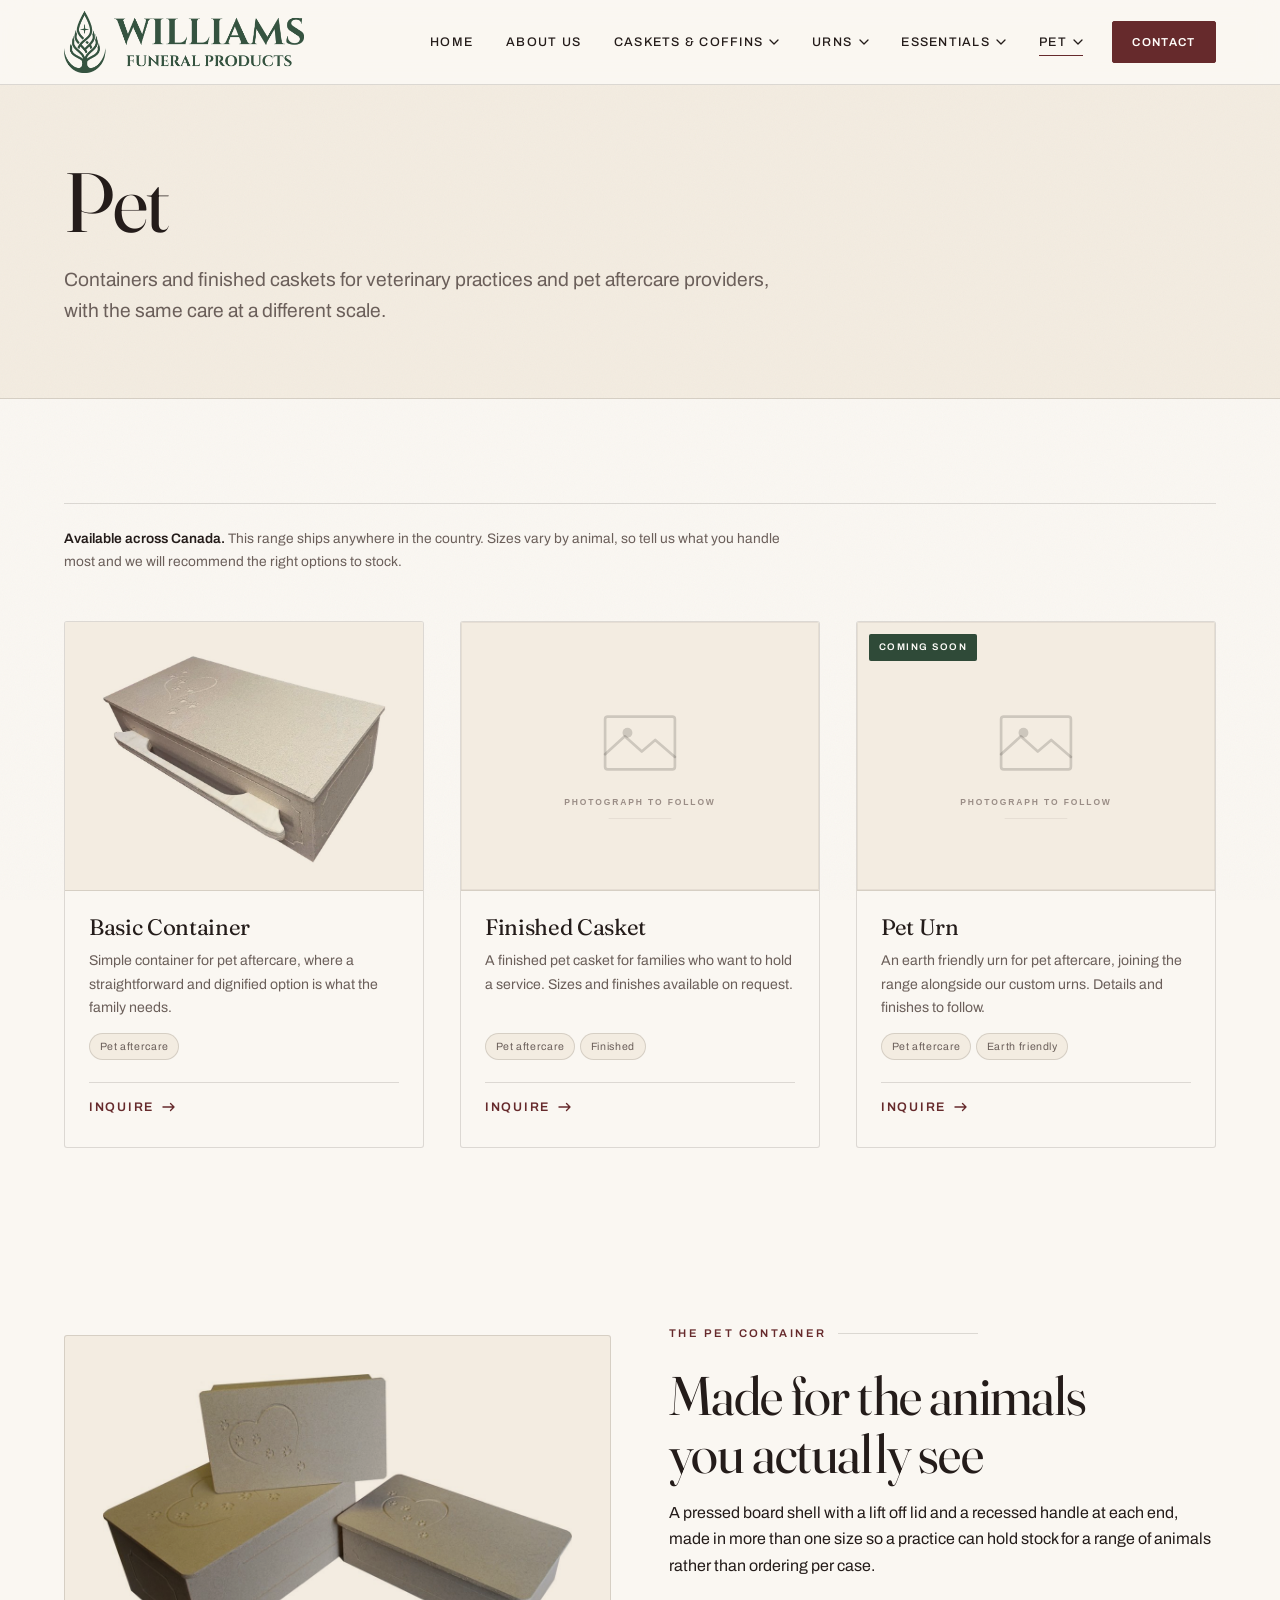
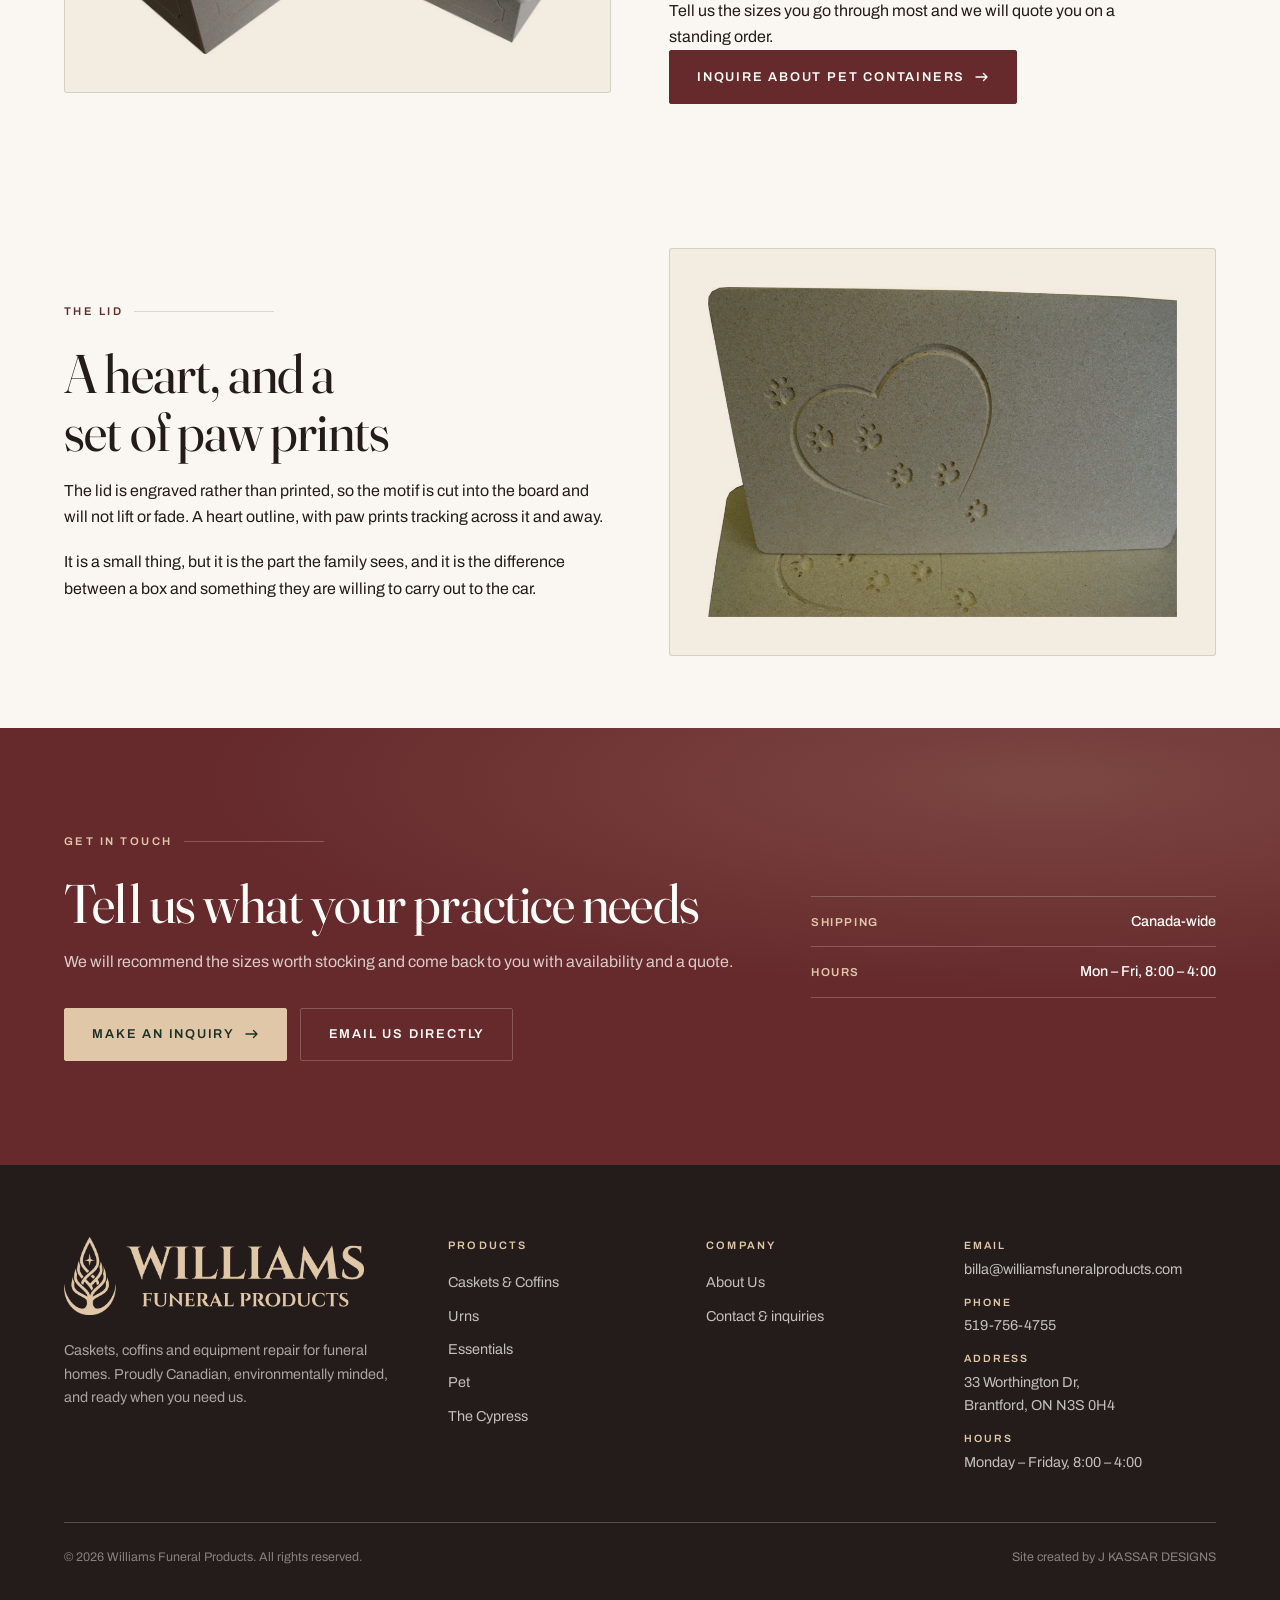
<file: veterinarian-pet.html>
<!DOCTYPE html>
<html lang="en-CA" class="no-js">
<head>
<meta charset="utf-8">
<meta name="viewport" content="width=device-width, initial-scale=1">
<title>Pet Caskets &amp; Veterinary Aftercare Supplies | Williams Funeral Products</title>
<meta name="description" content="Pet caskets and burial containers for veterinary practices, crematoriums and pet aftercare providers, shipped across Canada.">
<link rel="canonical" href="https://williamsfuneralproducts.com/veterinarian-pet">
<link rel="icon" href="favicon.ico" sizes="32x32">
<link rel="icon" href="assets/img/logos/icon-192.png" type="image/png" sizes="192x192">
<link rel="apple-touch-icon" href="apple-touch-icon.png">
<link rel="manifest" href="site.webmanifest">
<meta name="theme-color" content="#662a2c">

<meta property="og:type" content="website">
<meta property="og:site_name" content="Williams Funeral Products">
<meta property="og:title" content="Pet Caskets &amp; Veterinary Aftercare Supplies | Williams Funeral Products">
<meta property="og:description" content="Containers and finished caskets for veterinary practices and pet aftercare providers, shipped across Canada.">
<meta property="og:url" content="https://williamsfuneralproducts.com/veterinarian-pet">
<meta property="og:image" content="https://williamsfuneralproducts.com/assets/img/site/og-default.jpg">
<meta property="og:image:width" content="1200">
<meta property="og:image:height" content="630">
<meta property="og:image:alt" content="Williams Funeral Products">
<meta property="og:locale" content="en_CA">
<meta name="twitter:card" content="summary_large_image">

<link rel="preconnect" href="https://fonts.googleapis.com">
<link rel="preconnect" href="https://fonts.gstatic.com" crossorigin>
<link href="https://fonts.googleapis.com/css2?family=Archivo:wght@400;500;600;700&family=Fraunces:opsz,wght@9..144,300..700&display=swap" rel="stylesheet">
<link rel="stylesheet" href="assets/css/style.css">
</head>
<body>
<a class="skip-link" href="#main">Skip to content</a>

<header class="site-head" data-head>
  <div class="wrap head-bar">
    <a class="brand" href="./" aria-label="Williams Funeral Products home">
      <img class="brand__full" src="assets/img/logos/wfp-logo.png" alt="" width="1846" height="477">
    </a>

    <nav class="nav" aria-label="Primary">
      <ul class="nav__list">
        <li class="nav__item"><a class="nav__link" href="./">Home</a></li>
        <li class="nav__item"><a class="nav__link" href="about">About Us</a></li>

        <li class="nav__item" data-dropdown>
          <a class="nav__link" href="caskets-containers" data-dropdown-trigger aria-expanded="false" aria-controls="menu-caskets">
            Caskets &amp; Coffins
            <svg class="nav__caret" width="10" height="6" viewBox="0 0 10 6" fill="none" aria-hidden="true"><path d="M1 1l4 4 4-4" stroke="currentColor" stroke-width="1.3" stroke-linecap="round" stroke-linejoin="round"/></svg>
          </a>
          <div class="mega" id="menu-caskets" data-dropdown-panel data-open="false">
            <p class="mega__head">Caskets &amp; Coffins, Local Delivery</p>
            <ul class="mega__list">
              <li><a class="mega__link" href="caskets-containers#eco300">Eco300 Regular</a></li>
              <li><a class="mega__link" href="caskets-containers#eco300-green">Eco300 Green</a></li>
              <li><a class="mega__link" href="cypress">The Cypress (Green Burial)</a></li>
            </ul>
            <a class="mega__all" href="caskets-containers">View all caskets &amp; coffins</a>
          </div>
        </li>

        <li class="nav__item" data-dropdown>
          <a class="nav__link" href="urns-vessels" data-dropdown-trigger aria-expanded="false" aria-controls="menu-urns">
            Urns
            <svg class="nav__caret" width="10" height="6" viewBox="0 0 10 6" fill="none" aria-hidden="true"><path d="M1 1l4 4 4-4" stroke="currentColor" stroke-width="1.3" stroke-linecap="round" stroke-linejoin="round"/></svg>
          </a>
          <div class="mega" id="menu-urns" data-dropdown-panel data-open="false">
            <p class="mega__head">Urns</p>
            <ul class="mega__list">
              <li><a class="mega__link" href="urns-vessels#custom-earth-friendly-urns">Custom Earth Friendly Urns <span class="soon-tag">Coming soon</span></a></li>
            </ul>
            <a class="mega__all" href="urns-vessels">View the urn range</a>
          </div>
        </li>


        <li class="nav__item" data-dropdown>
          <a class="nav__link" href="essentials" data-dropdown-trigger aria-expanded="false" aria-controls="menu-essentials">
            Essentials
            <svg class="nav__caret" width="10" height="6" viewBox="0 0 10 6" fill="none" aria-hidden="true"><path d="M1 1l4 4 4-4" stroke="currentColor" stroke-width="1.3" stroke-linecap="round" stroke-linejoin="round"/></svg>
          </a>
          <div class="mega" id="menu-essentials" data-dropdown-panel data-open="false">
            <p class="mega__head">Online Store Essentials, Canada-wide</p>
            <ul class="mega__list">
              <li><a class="mega__link" href="essentials#folding-headblock">Folding Headblock</a></li>
              <li><a class="mega__link" href="essentials#stretcher-pouch">Stretcher Pouch</a></li>
            </ul>
            <a class="mega__all" href="essentials">View all essentials</a>
          </div>
        </li>

        <li class="nav__item" data-dropdown>
          <a class="nav__link" href="veterinarian-pet" data-dropdown-trigger aria-expanded="false" aria-controls="menu-vet">
            Pet
            <svg class="nav__caret" width="10" height="6" viewBox="0 0 10 6" fill="none" aria-hidden="true"><path d="M1 1l4 4 4-4" stroke="currentColor" stroke-width="1.3" stroke-linecap="round" stroke-linejoin="round"/></svg>
          </a>
          <div class="mega" id="menu-vet" data-dropdown-panel data-open="false">
            <p class="mega__head">Pet Products</p>
            <ul class="mega__list">
              <li><a class="mega__link" href="veterinarian-pet#basic-container">Basic Container</a></li>
              <li><a class="mega__link" href="veterinarian-pet#finished-casket">Finished Casket</a></li>
              <li><a class="mega__link" href="veterinarian-pet#pet-urn">Pet Urn <span class="soon-tag">Coming soon</span></a></li>
            </ul>
            <a class="mega__all" href="veterinarian-pet">View all pet products</a>
          </div>
        </li>

        <li class="nav__item nav__item--cta"><a class="btn btn--nav" href="contact">Contact</a></li>
      </ul>
    </nav>


    <button class="burger" type="button" data-burger aria-expanded="false" aria-controls="mobile-drawer" aria-label="Open menu">
      <span></span><span></span><span></span>
    </button>
  </div>

</header>

<!-- Mobile drawer: a direct child of <body>. It must NOT live inside
     .site-head, whose backdrop-filter would make the header a
     containing block for this fixed-position element. -->
  <div class="drawer" id="mobile-drawer" data-drawer data-open="false" aria-hidden="true">
    <ul class="drawer__list">
      <li class="drawer__item"><a class="drawer__link" href="./">Home</a></li>
      <li class="drawer__item"><a class="drawer__link" href="about">About Us</a></li>

      <li class="drawer__item">
        <button class="drawer__toggle" type="button" data-acc-trigger aria-expanded="false" aria-controls="acc-caskets">
          Caskets &amp; Coffins
          <svg class="nav__caret" width="12" height="7" viewBox="0 0 10 6" fill="none" aria-hidden="true"><path d="M1 1l4 4 4-4" stroke="currentColor" stroke-width="1.3" stroke-linecap="round" stroke-linejoin="round"/></svg>
        </button>
        <div class="drawer__panel" id="acc-caskets" data-open="false"><div>
          <ul class="drawer__sub">
            <li><a href="caskets-containers#eco300">Eco300 Regular</a></li>
            <li><a href="caskets-containers#eco300-green">Eco300 Green</a></li>
            <li><a href="cypress">The Cypress (Green Burial)</a></li>
            <li><a href="caskets-containers">View all &rarr;</a></li>
          </ul>
        </div></div>
      </li>

      <li class="drawer__item">
        <button class="drawer__toggle" type="button" data-acc-trigger aria-expanded="false" aria-controls="acc-urns">
          Urns
          <svg class="nav__caret" width="12" height="7" viewBox="0 0 10 6" fill="none" aria-hidden="true"><path d="M1 1l4 4 4-4" stroke="currentColor" stroke-width="1.3" stroke-linecap="round" stroke-linejoin="round"/></svg>
        </button>
        <div class="drawer__panel" id="acc-urns" data-open="false"><div>
          <ul class="drawer__sub">
            <li><a href="urns-vessels#custom-earth-friendly-urns">Custom Earth Friendly Urns <span class="soon-tag">Coming soon</span></a></li>
            <li><a href="urns-vessels">View all &rarr;</a></li>
          </ul>
        </div></div>
      </li>


      <li class="drawer__item">
        <button class="drawer__toggle" type="button" data-acc-trigger aria-expanded="false" aria-controls="acc-essentials">
          Essentials
          <svg class="nav__caret" width="12" height="7" viewBox="0 0 10 6" fill="none" aria-hidden="true"><path d="M1 1l4 4 4-4" stroke="currentColor" stroke-width="1.3" stroke-linecap="round" stroke-linejoin="round"/></svg>
        </button>
        <div class="drawer__panel" id="acc-essentials" data-open="false"><div>
          <ul class="drawer__sub">
            <li><a href="essentials#folding-headblock">Folding Headblock</a></li>
            <li><a href="essentials#stretcher-pouch">Stretcher Pouch</a></li>
            <li><a href="essentials">View all &rarr;</a></li>
          </ul>
        </div></div>
      </li>

      <li class="drawer__item">
        <button class="drawer__toggle" type="button" data-acc-trigger aria-expanded="false" aria-controls="acc-vet">
          Pet
          <svg class="nav__caret" width="12" height="7" viewBox="0 0 10 6" fill="none" aria-hidden="true"><path d="M1 1l4 4 4-4" stroke="currentColor" stroke-width="1.3" stroke-linecap="round" stroke-linejoin="round"/></svg>
        </button>
        <div class="drawer__panel" id="acc-vet" data-open="false"><div>
          <ul class="drawer__sub">
            <li><a href="veterinarian-pet#basic-container">Basic Container</a></li>
            <li><a href="veterinarian-pet#finished-casket">Finished Casket</a></li>
            <li><a href="veterinarian-pet#pet-urn">Pet Urn <span class="soon-tag">Coming soon</span></a></li>
            <li><a href="veterinarian-pet">View all &rarr;</a></li>
          </ul>
        </div></div>
      </li>

      <li class="drawer__item"><a class="drawer__link" href="contact">Contact</a></li>
    </ul>

    <div class="drawer__foot">
      <a class="btn" href="contact">Make an inquiry</a>
      <div class="drawer__meta">
        <a href="mailto:billa@williamsfuneralproducts.com">billa@williamsfuneralproducts.com</a>
        <a href="tel:+15197564755">519-756-4755</a>
        <span>33 Worthington Dr, Brantford, ON N3S 0H4</span>
        <span>Monday &ndash; Friday, 8:00 &ndash; 4:00</span>
      </div>
    </div>
  </div>

<main id="main">

  <section class="page-head">
    <div class="wrap">
      <h1 class="h-xl page-head__title">Pet</h1>
      <p class="lede page-head__lede">
        Containers and finished caskets for veterinary practices and
        pet aftercare providers, with the same care at a different scale.
      </p>
    </div>
  </section>

  <section class="section" aria-labelledby="range-title">
    <div class="wrap">
      <div class="cat-intro">
        <h2 class="visually-hidden" id="range-title">Veterinarian and pet range</h2>
        <p class="cat-intro__note">
          <strong>Available across Canada.</strong> This range ships anywhere in
          the country. Sizes vary by animal, so tell us what you handle most
          and we will recommend the right options to stock.
        </p>
      </div>

      <div class="prod-grid">

        <article class="prod" id="basic-container" data-reveal>
          <div class="prod__media">
            <img src="assets/img/products/pet-basic-container.jpg" alt="A basic pet container in pressed board with a lift off lid, an engraved heart and paw print motif, and a recessed carrying handle" width="900" height="675" loading="lazy">
          </div>
          <div class="prod__body">
            <h3 class="h-sm prod__name">Basic Container</h3>
            <p class="prod__text">Simple container for pet aftercare, where a straightforward and dignified option is what the family needs.</p>
            <ul class="prod__meta"><li>Pet aftercare</li></ul>
            <div class="prod__actions">
              <a class="link-rule" href="contact?product=Basic%20Container">Inquire <svg width="14" height="10" viewBox="0 0 14 10" fill="none" aria-hidden="true"><path d="M1 5h11M8.5 1.5L12 5l-3.5 3.5" stroke="currentColor" stroke-width="1.4" stroke-linecap="round" stroke-linejoin="round"/></svg></a>
            </div>
          </div>
        </article>

        <article class="prod" id="finished-casket" data-reveal data-delay="1">
          <div class="prod__media">
            <img src="assets/img/placeholders/product-placeholder.svg" alt="Photograph of the finished pet casket to follow" width="800" height="600" loading="lazy" data-needs-photo="finished-casket">
          </div>
          <div class="prod__body">
            <h3 class="h-sm prod__name">Finished Casket</h3>
            <p class="prod__text">A finished pet casket for families who want to hold a service. Sizes and finishes available on request.</p>
            <ul class="prod__meta"><li>Pet aftercare</li><li>Finished</li></ul>
            <div class="prod__actions">
              <a class="link-rule" href="contact?product=Finished%20Casket">Inquire <svg width="14" height="10" viewBox="0 0 14 10" fill="none" aria-hidden="true"><path d="M1 5h11M8.5 1.5L12 5l-3.5 3.5" stroke="currentColor" stroke-width="1.4" stroke-linecap="round" stroke-linejoin="round"/></svg></a>
            </div>
          </div>
        </article>

        <article class="prod" id="pet-urn" data-reveal data-delay="2">
          <div class="prod__media">
            <span class="prod__flag">Coming soon</span>
            <img src="assets/img/placeholders/product-placeholder.svg" alt="Photograph of the pet urn to follow" width="800" height="600" loading="lazy" data-needs-photo="pet-urn">
          </div>
          <div class="prod__body">
            <h3 class="h-sm prod__name">Pet Urn</h3>
            <p class="prod__text">An earth friendly urn for pet aftercare, joining the range alongside our custom urns. Details and finishes to follow.</p>
            <ul class="prod__meta"><li>Pet aftercare</li><li>Earth friendly</li></ul>
            <div class="prod__actions">
              <a class="link-rule" href="contact?product=Pet%20Urn">Inquire <svg width="14" height="10" viewBox="0 0 14 10" fill="none" aria-hidden="true"><path d="M1 5h11M8.5 1.5L12 5l-3.5 3.5" stroke="currentColor" stroke-width="1.4" stroke-linecap="round" stroke-linejoin="round"/></svg></a>
            </div>
          </div>
        </article>


      </div>
    </div>
  </section>

  <!-- ==================================================================
       The pet container
       ================================================================== -->
  <section class="section section--tight" aria-labelledby="petbox-title">
    <div class="wrap">
      <div class="split">
        <div class="split__media" data-reveal>
          <img src="assets/img/products/pet-containers-group.jpg" alt="Basic pet containers in two sizes with a lid stood upright behind them, showing the engraved heart and paw print motif" width="1000" height="596" loading="lazy">
        </div>
        <div data-reveal data-delay="1">
          <p class="eyebrow">The pet container</p>
          <h2 class="h-lg sec-head__title" id="petbox-title">Made for the animals you actually see</h2>
          <div class="prose">
            <p>
              A pressed board shell with a lift off lid and a recessed handle
              at each end, made in more than one size so a practice can hold
              stock for a range of animals rather than ordering per case.
            </p>
            <p>
              Tell us the sizes you go through most and we will quote you on
              a standing order.
            </p>
          </div>
          <div class="btn-row">
            <a class="btn" href="contact?product=Basic%20Container">
              Inquire about pet containers
              <svg class="btn__arrow" width="14" height="10" viewBox="0 0 14 10" fill="none" aria-hidden="true"><path d="M1 5h11M8.5 1.5L12 5l-3.5 3.5" stroke="currentColor" stroke-width="1.4" stroke-linecap="round" stroke-linejoin="round"/></svg>
            </a>
          </div>
        </div>
      </div>
    </div>
  </section>

  <section class="section section--tight" aria-labelledby="petlid-title">
    <div class="wrap">
      <div class="split split--flip">
        <div class="split__media" data-reveal>
          <img src="assets/img/products/pet-lid-detail.jpg" alt="Close up of the container lid, with a heart outline engraved into the board and paw prints tracking across and through it" width="900" height="633" loading="lazy">
        </div>
        <div data-reveal data-delay="1">
          <p class="eyebrow">The lid</p>
          <h2 class="h-lg sec-head__title" id="petlid-title">A heart, and a set of paw prints</h2>
          <div class="prose">
            <p>
              The lid is engraved rather than printed, so the motif is cut into
              the board and will not lift or fade. A heart outline, with paw
              prints tracking across it and away.
            </p>
            <p>
              It is a small thing, but it is the part the family sees, and it
              is the difference between a box and something they are willing to
              carry out to the car.
            </p>
          </div>
        </div>
      </div>
    </div>
  </section>

  <section class="band section" aria-labelledby="cat-cta">
    <div class="wrap band__inner">
      <div class="band__grid">
        <div data-reveal>
          <p class="eyebrow eyebrow--light">Get in touch</p>
          <h2 class="h-lg band__title" id="cat-cta">Tell us what your practice needs</h2>
          <p class="band__text">
            We will recommend the sizes worth stocking and come back to you with
            availability and a quote.
          </p>
          <div class="btn-row">
            <a class="btn btn--sand" href="contact">
              Make an inquiry
              <svg class="btn__arrow" width="14" height="10" viewBox="0 0 14 10" fill="none" aria-hidden="true"><path d="M1 5h11M8.5 1.5L12 5l-3.5 3.5" stroke="currentColor" stroke-width="1.4" stroke-linecap="round" stroke-linejoin="round"/></svg>
            </a>
            <a class="btn btn--light" href="mailto:billa@williamsfuneralproducts.com">Email us directly</a>
          </div>
        </div>
        <div data-reveal data-delay="1">
          <ul class="specs" style="margin-top:0; border-top-color: var(--rule-light);">
            <li style="border-bottom-color: var(--rule-light);"><span class="specs__k" style="color: var(--sand);">Shipping</span> <span class="specs__v">Canada-wide</span></li>
            <li style="border-bottom-color: var(--rule-light);"><span class="specs__k" style="color: var(--sand);">Hours</span> <span class="specs__v">Mon &ndash; Fri, 8:00 &ndash; 4:00</span></li>
          </ul>
        </div>
      </div>
    </div>
  </section>

</main>

<footer class="site-foot">
  <div class="wrap">
    <div class="foot-grid">
      <div class="foot__brand">
        <img src="assets/img/logos/wfp-logo-beige.png" alt="Williams Funeral Products" width="1846" height="477" loading="lazy">
        <p class="foot__blurb">
          Caskets, coffins and equipment repair for funeral homes.
          Proudly Canadian, environmentally minded, and ready when you need us.
        </p>
      </div>

      <div>
        <p class="foot__title">Products</p>
        <ul class="foot__list">
          <li><a href="caskets-containers">Caskets &amp; Coffins</a></li>
          <li><a href="urns-vessels">Urns</a></li>
          <li><a href="essentials">Essentials</a></li>
          <li><a href="veterinarian-pet">Pet</a></li>
          <li><a href="cypress">The Cypress</a></li>
        </ul>
      </div>

      <div>
        <p class="foot__title">Company</p>
        <ul class="foot__list">
          <li><a href="about">About Us</a></li>
          <li><a href="contact">Contact &amp; inquiries</a></li>
        </ul>
      </div>

      <address class="foot__meta">
        <div>
          <strong>Email</strong>
          <a href="mailto:billa@williamsfuneralproducts.com">billa@williamsfuneralproducts.com</a>
        </div>
        <div>
          <strong>Phone</strong>
          <a href="tel:+15197564755">519-756-4755</a>
        </div>
        <div>
          <strong>Address</strong>
          33 Worthington Dr,<br>Brantford, ON N3S 0H4
        </div>
        <div>
          <strong>Hours</strong>
          Monday &ndash; Friday, 8:00 &ndash; 4:00
        </div>
      </address>
    </div>

    <div class="foot-base">
      <p>&copy; <span data-year>2026</span> Williams Funeral Products. All rights reserved.</p>
      <p>Site created by <a class="foot-base__credit" href="https://jordandesigns.ca" target="_blank" rel="noopener noreferrer">J KASSAR DESIGNS</a></p>
    </div>
  </div>
</footer>

<script src="assets/js/main.js" defer></script>
</body>
</html>
</file>
<file: assets/css/style.css>
/* ==========================================================================
   Williams Funeral Products core stylesheet
   Aesthetic: editorial heritage. Warm paper ground, hairline rules,
   small-caps section markers, high-contrast serif display.
   ========================================================================== */

/* --------------------------------------------------------------------------
   1. Tokens
   -------------------------------------------------------------------------- */
:root {
  /* Brand colours, taken from the supplied logo artwork */
  --burgundy:      #662a2c;
  --logo-green:    #355340;
  --burgundy-deep: #4a1d1f;
  --burgundy-soft: #8a4144;
  --sand:          #dfc7a8;
  --sand-pale:     #ece0cd;

  /* The Cypress sub-brand */
  --forest:        #2f4a38;
  --forest-deep:   #1e3125;
  --forest-soft:   #4a6b54;

  /* Ground and ink */
  --paper:      #faf7f2;
  --paper-warm: #f3ece1;
  --paper-deep: #ebe2d4;
  --ink:        #241c1a;
  --ink-muted:  #6b5f5a;
  --ink-faint:  #9a8d86;
  --white:      #fffdfa;

  --rule:        rgba(36, 28, 26, 0.14);
  --rule-strong: rgba(36, 28, 26, 0.28);
  --rule-light:  rgba(255, 253, 250, 0.22);

  /* Type */
  --display: "Fraunces", "Iowan Old Style", Georgia, "Times New Roman", serif;
  --body:    "Archivo", "Helvetica Neue", Helvetica, Arial, sans-serif;

  /* Spacing scale */
  --s1: 0.5rem;  --s2: 0.75rem; --s3: 1rem;    --s4: 1.5rem;
  --s5: 2rem;    --s6: 3rem;    --s7: 4.5rem;  --s8: 6.5rem;
  --s9: 9rem;

  --wrap: 1400px;
  --gutter: clamp(1.25rem, 5vw, 4rem);

  --shadow-sm: 0 1px 2px rgba(36, 28, 26, 0.06),
               0 4px 12px rgba(36, 28, 26, 0.05);
  --shadow-md: 0 2px 6px rgba(36, 28, 26, 0.07),
               0 18px 40px -12px rgba(36, 28, 26, 0.16);
  --shadow-lg: 0 4px 10px rgba(36, 28, 26, 0.08),
               0 36px 70px -20px rgba(36, 28, 26, 0.26);

  --ease: cubic-bezier(0.22, 0.61, 0.36, 1);
  --head-h: 84px;
}

/* --------------------------------------------------------------------------
   2. Reset
   -------------------------------------------------------------------------- */
*, *::before, *::after { box-sizing: border-box; }

html {
  -webkit-text-size-adjust: 100%;
  scroll-behavior: smooth;
  scroll-padding-top: calc(var(--head-h) + 1rem);
}

body {
  margin: 0;
  background: var(--paper);
  color: var(--ink);
  font-family: var(--body);
  font-size: 1rem;
  line-height: 1.65;
  font-weight: 400;
  -webkit-font-smoothing: antialiased;
  -moz-osx-font-smoothing: grayscale;
  overflow-x: hidden;
}

img, svg, video { display: block; max-width: 100%; height: auto; }
button, input, select, textarea { font: inherit; color: inherit; }
a { color: inherit; }

h1, h2, h3, h4 {
  font-family: var(--display);
  font-weight: 400;
  font-variation-settings: "SOFT" 0, "WONK" 0;
  line-height: 1.08;
  letter-spacing: -0.015em;
  margin: 0;
  text-wrap: balance;
}

p { margin: 0; text-wrap: pretty; }
ul, ol { margin: 0; padding: 0; }

/* Paper grain, sitting above the ground, below all content */
body::before {
  content: "";
  position: fixed;
  inset: 0;
  z-index: 1;
  pointer-events: none;
  opacity: 0.035;
  background-image: url("data:image/svg+xml,%3Csvg xmlns='http://www.w3.org/2000/svg' width='200' height='200'%3E%3Cfilter id='n'%3E%3CfeTurbulence type='fractalNoise' baseFrequency='0.85' numOctaves='4' stitchTiles='stitch'/%3E%3C/filter%3E%3Crect width='200' height='200' filter='url(%23n)'/%3E%3C/svg%3E");
}

/* --------------------------------------------------------------------------
   3. Utilities
   -------------------------------------------------------------------------- */
.wrap {
  width: 100%;
  max-width: var(--wrap);
  margin-inline: auto;
  padding-inline: var(--gutter);
  position: relative;
  z-index: 2;
}
.wrap--narrow { max-width: 860px; }

.text-center { text-align: center; }
.text-center .btn-row { justify-content: center; }

.section { padding-block: clamp(3.5rem, 9vw, 6.5rem); position: relative; }
.section--tight { padding-block: clamp(2.5rem, 6vw, 4.5rem); }

.visually-hidden {
  position: absolute !important;
  width: 1px; height: 1px;
  padding: 0; margin: -1px;
  overflow: hidden;
  clip: rect(0 0 0 0);
  white-space: nowrap;
  border: 0;
}

.skip-link {
  position: absolute;
  left: var(--s3);
  top: -100px;
  z-index: 200;
  background: var(--burgundy);
  color: var(--white);
  padding: 0.7rem 1.1rem;
  border-radius: 2px;
  font-size: 0.85rem;
  font-weight: 600;
  text-decoration: none;
  transition: top 0.2s var(--ease);
}
.skip-link:focus { top: var(--s3); }

:focus-visible {
  outline: 2px solid var(--burgundy);
  outline-offset: 3px;
  border-radius: 2px;
}

/* Small-caps editorial label, optionally numbered */
.eyebrow {
  display: flex;
  align-items: center;
  gap: 0.7rem;
  font-family: var(--body);
  font-size: 0.7rem;
  font-weight: 600;
  letter-spacing: 0.22em;
  text-transform: uppercase;
  color: var(--burgundy);
  margin: 0 0 var(--s4);
}
.eyebrow::after {
  content: "";
  flex: 1;
  height: 1px;
  background: var(--rule);
  max-width: 140px;
}
.eyebrow--center { justify-content: center; }
.eyebrow--center::after { display: none; }
.eyebrow--light { color: var(--sand); }
.eyebrow--light::after { background: var(--rule-light); }

/* Display headings */
.h-xl { font-size: clamp(2.75rem, 7.5vw, 5.25rem); font-variation-settings: "opsz" 144, "SOFT" 0, "WONK" 0; }
.h-lg { font-size: clamp(2.1rem, 4.6vw, 3.4rem);   font-variation-settings: "opsz" 96, "SOFT" 0, "WONK" 0; }
.h-md { font-size: clamp(1.5rem, 2.6vw, 2.1rem);   font-variation-settings: "opsz" 48, "SOFT" 0, "WONK" 0; }
.h-sm { font-size: clamp(1.15rem, 1.8vw, 1.4rem);  font-variation-settings: "opsz" 24, "SOFT" 0, "WONK" 0; }

.lede {
  font-size: clamp(1.05rem, 1.5vw, 1.22rem);
  line-height: 1.62;
  color: var(--ink-muted);
}
.prose p + p { margin-top: 1.15em; }
.prose strong { font-weight: 600; color: var(--ink); }

.rule-h { height: 1px; background: var(--rule); border: 0; margin: 0; }

/* --------------------------------------------------------------------------
   4. Buttons
   -------------------------------------------------------------------------- */
.btn {
  --btn-bg: var(--burgundy);
  --btn-fg: var(--white);
  display: inline-flex;
  align-items: center;
  justify-content: center;
  gap: 0.6rem;
  padding: 0.95rem 1.7rem;
  background: var(--btn-bg);
  color: var(--btn-fg);
  border: 1px solid var(--btn-bg);
  border-radius: 2px;
  font-size: 0.8rem;
  font-weight: 600;
  letter-spacing: 0.14em;
  text-transform: uppercase;
  text-decoration: none;
  cursor: pointer;
  position: relative;
  transition: background-color 0.35s var(--ease), color 0.35s var(--ease),
              border-color 0.35s var(--ease), transform 0.35s var(--ease);
}
.btn__arrow { transition: transform 0.35s var(--ease); }
.btn:hover { background: var(--burgundy-deep); border-color: var(--burgundy-deep); transform: translateY(-2px); }
.btn:hover .btn__arrow { transform: translateX(4px); }
.btn:active { transform: translateY(0); }

.btn--ghost { --btn-bg: transparent; --btn-fg: var(--ink); border-color: var(--rule-strong); }
.btn--ghost:hover { background: var(--ink); border-color: var(--ink); color: var(--paper); }

.btn--light { --btn-bg: transparent; --btn-fg: var(--white); border-color: var(--rule-light); }
.btn--light:hover { background: var(--white); border-color: var(--white); color: var(--forest-deep); }

.btn--forest { --btn-bg: var(--forest); --btn-fg: var(--white); }
.btn--forest:hover { background: var(--forest-deep); border-color: var(--forest-deep); }

.btn--sand { --btn-bg: var(--sand); --btn-fg: var(--forest-deep); }
.btn--sand:hover { background: var(--white); border-color: var(--white); color: var(--forest-deep); }

/* The home intro's Download Catalogue CTA. It has to carry more weight than
   the burgundy primary sitting above it, so it takes the forest green, a
   wider box and a soft lift. The hue does most of the work; the extra size
   only reinforces it. */
.btn--feature {
  --btn-bg: var(--forest);
  --btn-fg: var(--white);
  padding: 1.1rem 2.1rem;
  font-size: 0.85rem;
  box-shadow: 0 10px 24px -14px rgba(47, 74, 56, 0.85);
}
.btn--feature:hover {
  background: var(--forest-deep);
  border-color: var(--forest-deep);
  box-shadow: 0 14px 30px -14px rgba(47, 74, 56, 0.9);
}
/* The arrow points down, so the hover nudge follows it instead of sliding
   right the way the forward arrows do. */
.btn--feature:hover .btn__arrow { transform: translateY(3px); }

/* Nav-bar sized CTA: the full button is built for page bodies and would
   crowd the 84px header against the 0.78rem nav links. */
.btn--nav {
  padding: 0.66rem 1.2rem;
  font-size: 0.72rem;
  letter-spacing: 0.12em;
}
.nav__item--cta { margin-left: 0.6rem; }

.btn-row { display: flex; flex-wrap: wrap; gap: 0.85rem; }
/* Pills and spec rows carry no bottom margin of their own, so a button row
   following one sits flush against it. Give it room to breathe. */
/* Colour options on a product card. The dot carries the colour and the name
   carries the meaning, so the swatch never depends on colour alone. */
.swatches {
  list-style: none;
  display: flex;
  flex-wrap: wrap;
  gap: 0.4rem 0.9rem;
  margin: 0.7rem 0 0;
  padding: 0;
}
.swatch {
  display: inline-flex;
  align-items: center;
  gap: 0.4rem;
  font-size: 0.78rem;
  color: var(--ink-muted);
}
.swatch__dot {
  width: 0.85rem;
  height: 0.85rem;
  flex: 0 0 auto;
  border-radius: 50%;
  background: var(--swatch);
  border: 1px solid rgba(36, 28, 26, 0.22);
}

.prod__meta + .btn-row,
.specs + .btn-row { margin-top: var(--s4); }

/* Underlined text link with a rule that draws in on hover */
.link-rule {
  display: inline-flex;
  align-items: center;
  gap: 0.5rem;
  font-size: 0.78rem;
  font-weight: 600;
  letter-spacing: 0.14em;
  text-transform: uppercase;
  text-decoration: none;
  color: var(--burgundy);
  padding-bottom: 0.35rem;
  background-image: linear-gradient(var(--burgundy), var(--burgundy));
  background-repeat: no-repeat;
  background-position: 0 100%;
  background-size: 0% 1px;
  transition: background-size 0.4s var(--ease);
}
.link-rule:hover { background-size: 100% 1px; }
.link-rule svg { transition: transform 0.35s var(--ease); }
.link-rule:hover svg { transform: translateX(4px); }

/* --------------------------------------------------------------------------
   5. Header + navigation
   -------------------------------------------------------------------------- */
.site-head {
  position: sticky;
  top: 0;
  z-index: 100;
  background: rgba(250, 247, 242, 0.88);
  backdrop-filter: blur(14px) saturate(140%);
  -webkit-backdrop-filter: blur(14px) saturate(140%);
  border-bottom: 1px solid var(--rule);
  transition: box-shadow 0.3s var(--ease), background-color 0.3s var(--ease);
}
.site-head.is-stuck { box-shadow: var(--shadow-sm); background: rgba(250, 247, 242, 0.96); }

.head-bar {
  height: var(--head-h);
  display: flex;
  align-items: center;
  justify-content: space-between;
  gap: var(--s4);
}

/* The lockup is the mark beside two lines of type, ~3.9:1, so it is sized by
   height against the header bar and capped on width for narrow phones. */
.brand { display: flex; align-items: center; flex-shrink: 0; text-decoration: none; }
.brand__full { display: block; height: clamp(51px, 7.7vw, 64px); width: auto; max-width: 62vw; }

/* Desktop nav */
.nav { display: none; }
.nav__list { list-style: none; display: flex; align-items: center; gap: 0.35rem; }
.nav__item { position: relative; }

.nav__link {
  display: inline-flex;
  align-items: center;
  gap: 0.4rem;
  position: relative;
  padding: 0.6rem 0.85rem;
  font-family: var(--body);
  font-size: 0.78rem;
  font-weight: 500;
  letter-spacing: 0.1em;
  text-transform: uppercase;
  text-decoration: none;
  color: var(--ink);
  background: none;
  border: 0;
  border-radius: 2px;
  cursor: pointer;
  white-space: nowrap;
  transition: color 0.25s var(--ease);
}
.nav__link::after {
  content: "";
  position: absolute;
  left: 0.85rem;
  right: 0.85rem;
  bottom: 0.35rem;
  height: 1px;
  background: var(--burgundy);
  transform: scaleX(0);
  transform-origin: left;
  transition: transform 0.35s var(--ease);
}
.nav__link:hover, .nav__link[aria-expanded="true"] { color: var(--burgundy); }
.nav__link:hover::after,
.nav__link[aria-expanded="true"]::after,
.nav__item.is-current > .nav__link::after { transform: scaleX(1); }
.nav__caret { transition: transform 0.3s var(--ease); }
.nav__link[aria-expanded="true"] .nav__caret { transform: rotate(180deg); }

/* Mega dropdown */
.mega {
  position: absolute;
  top: calc(100% + 0.4rem);
  left: 50%;
  transform: translateX(-50%) translateY(-8px);
  min-width: 300px;
  background: var(--white);
  border: 1px solid var(--rule);
  border-radius: 3px;
  box-shadow: var(--shadow-lg);
  padding: 1.25rem;
  opacity: 0;
  visibility: hidden;
  /* Visibility is switched instantly on open and only delayed on close, so
     the panel still fades out but is focusable the moment it opens. A
     transitioned visibility stays computed-hidden on the opening frame,
     which makes keyboard focus into the panel silently fail. */
  transition: opacity 0.28s var(--ease), transform 0.28s var(--ease),
              visibility 0s linear 0.28s;
}
.mega[data-open="true"] {
  opacity: 1;
  visibility: visible;
  transform: translateX(-50%) translateY(0);
  transition: opacity 0.28s var(--ease), transform 0.28s var(--ease),
              visibility 0s linear 0s;
}
.mega__head {
  font-size: 0.66rem;
  font-weight: 600;
  letter-spacing: 0.2em;
  text-transform: uppercase;
  color: var(--ink-faint);
  padding: 0 0.65rem 0.7rem;
  margin-bottom: 0.55rem;
  border-bottom: 1px solid var(--rule);
}
.mega__list { list-style: none; display: grid; gap: 1px; }
.mega--two { min-width: 460px; }
.mega--two .mega__list { grid-template-columns: 1fr 1fr; column-gap: 0.75rem; }
.mega__link {
  display: block;
  padding: 0.5rem 0.65rem;
  white-space: nowrap;
  font-size: 0.86rem;
  text-decoration: none;
  color: var(--ink-muted);
  border-radius: 2px;
  transition: color 0.2s var(--ease), background-color 0.2s var(--ease),
              padding-left 0.25s var(--ease);
}
.mega__link:hover { color: var(--burgundy); background: var(--paper-warm); padding-left: 0.95rem; }

/* "Coming soon" tag, used beside a menu item for a range that is announced
   but not yet orderable. */
.soon-tag {
  margin-left: 0.4rem;
  white-space: nowrap;
  font-size: 0.68rem;
  font-weight: 600;
  letter-spacing: 0.1em;
  text-transform: uppercase;
  color: var(--ink-faint);
}
.mega__all {
  display: block;
  margin-top: 0.6rem;
  padding: 0.6rem 0.65rem 0;
  border-top: 1px solid var(--rule);
  font-size: 0.7rem;
  font-weight: 600;
  letter-spacing: 0.14em;
  text-transform: uppercase;
  text-decoration: none;
  color: var(--burgundy);
}
.mega__all:hover { color: var(--burgundy-deep); }


/* Hamburger */
.burger {
  display: inline-flex;
  flex-direction: column;
  justify-content: center;
  gap: 6px;
  width: 44px;
  height: 44px;
  padding: 0 6px;
  background: none;
  border: 0;
  cursor: pointer;
}
.burger span {
  display: block;
  height: 3px;
  width: 100%;
  border-radius: 2px;
  background: var(--logo-green);
  transition: transform 0.32s var(--ease), opacity 0.2s var(--ease);
}
.burger[aria-expanded="true"] span:nth-child(1) { transform: translateY(9px) rotate(45deg); }
.burger[aria-expanded="true"] span:nth-child(2) { opacity: 0; }
.burger[aria-expanded="true"] span:nth-child(3) { transform: translateY(-9px) rotate(-45deg); }

/* Mobile drawer */
.drawer {
  position: fixed;
  inset: var(--head-h) 0 0;
  z-index: 99;
  background: var(--paper);
  border-top: 1px solid var(--rule);
  padding: var(--s4) var(--gutter) var(--s7);
  overflow-y: auto;
  overscroll-behavior: contain;
  opacity: 0;
  visibility: hidden;
  transform: translateY(-12px);
  transition: opacity 0.3s var(--ease), transform 0.3s var(--ease),
              visibility 0.3s var(--ease);
}
.drawer[data-open="true"] { opacity: 1; visibility: visible; transform: translateY(0); }
.drawer__list { list-style: none; }
.drawer__item { border-bottom: 1px solid var(--rule); }

.drawer__link, .drawer__toggle {
  display: flex;
  align-items: center;
  justify-content: space-between;
  width: 100%;
  gap: var(--s3);
  padding: 1.05rem 0.15rem;
  font-family: var(--display);
  font-size: 1.3rem;
  font-weight: 400;
  font-variation-settings: "opsz" 36, "SOFT" 0, "WONK" 0;
  text-align: left;
  text-decoration: none;
  color: var(--ink);
  background: none;
  border: 0;
  cursor: pointer;
}
.drawer__toggle .nav__caret { color: var(--burgundy); flex-shrink: 0; }
.drawer__toggle[aria-expanded="true"] { color: var(--burgundy); }
.drawer__toggle[aria-expanded="true"] .nav__caret { transform: rotate(180deg); }

.drawer__panel {
  display: grid;
  grid-template-rows: 0fr;
  transition: grid-template-rows 0.36s var(--ease);
}
.drawer__panel[data-open="true"] { grid-template-rows: 1fr; }
.drawer__panel > div { overflow: hidden; }
.drawer__sub { list-style: none; padding: 0 0 0.9rem 0.15rem; }
.drawer__sub a {
  display: block;
  padding: 0.55rem 0 0.55rem 1rem;
  border-left: 1px solid var(--rule);
  font-size: 0.95rem;
  color: var(--ink-muted);
  text-decoration: none;
  transition: color 0.2s var(--ease), border-color 0.2s var(--ease);
}
.drawer__sub a:hover { color: var(--burgundy); border-color: var(--burgundy); }

.drawer__foot { margin-top: var(--s5); display: grid; gap: var(--s4); }
.drawer__meta { font-size: 0.85rem; color: var(--ink-muted); display: grid; gap: 0.4rem; }
.drawer__meta a { color: var(--burgundy); text-decoration: none; }

body.is-locked { overflow: hidden; }

@media (min-width: 1280px) {
  .nav { display: block; }
  .burger { display: none; }
  .drawer { display: none !important; }
  .brand__full { height: 62px; }
}
/* --------------------------------------------------------------------------
   6. Cypress hero (home)
   A full-width forest band advertising the casket: copy on the left, the
   casket on the right. The casket is a cut-out PNG, so the ground behind
   it is whatever this section paints, at full fidelity.
   -------------------------------------------------------------------------- */
/* Desktop: the hero is exactly one screen tall and the casket absorbs
   whatever height the copy leaves behind, so the composition is never
   sliced by the fold. The height has to be definite rather than a minimum,
   otherwise the image's intrinsic size wins and the section grows again. */
.cyp-hero {
  position: relative;
  overflow: hidden;
  color: var(--white);
  display: flex;
  flex-direction: column;
  justify-content: center;
  height: calc(100vh - var(--head-h));
  height: calc(100svh - var(--head-h));
  min-height: 560px;
  max-height: 940px;
  padding-block: clamp(1.5rem, 3vw, 2.75rem);
  /* The lift sits to the upper right, behind the casket, so the copy on the
     left keeps its contrast against the deepest part of the gradient. */
  background:
    radial-gradient(72% 86% at 76% 16%, rgba(94, 130, 104, 0.55), transparent 64%),
    radial-gradient(60% 70% at 6% 96%, rgba(19, 34, 25, 0.55), transparent 70%),
    linear-gradient(152deg, #33513d 0%, var(--forest) 46%, var(--forest-deep) 100%);
}
/* Wood grain over the ground only: it sits below the content layer so the
   product photograph itself stays crisp.

   The texture is a photographed board carrying its detail in an alpha
   channel over a flat grey. Compositing it normally would lift that grey
   into the band and leave the green looking washed out, so it is screened
   instead: black areas of the grain leave the ground untouched, and only
   the bright grain lines lift, which keeps the green saturated.

   It is a single board rather than a tile, so it is never repeated: that
   would show the same knot over and over.

   The whole board is drawn, stretched to the band rather than cropped to it.
   `cover` threw away roughly a third of the image, knots included. The grain
   runs horizontally, so stretching along its length reads as longer boards
   rather than as distortion. */
.cyp-hero::before {
  content: "";
  position: absolute;
  inset: 0;
  z-index: 1;
  pointer-events: none;
  opacity: 0.38;
  mix-blend-mode: screen;
  background-image: url("../img/textures/wood-grain.png");
  background-repeat: no-repeat;
  background-size: 100% 100%;
  background-position: center;
}
.cyp-hero::after {
  content: "";
  position: absolute;
  inset: 0;
  z-index: 3;
  pointer-events: none;
  background: radial-gradient(120% 85% at 78% 6%, rgba(223, 199, 168, 0.14), transparent 62%);
}
.cyp-hero__inner {
  position: relative;
  z-index: 2;
  flex: 1 1 auto;
  min-height: 0;
  display: grid;
  grid-template-columns: 1fr;
  align-content: center;
  gap: clamp(1.25rem, 3vw, 2rem);
}
.cyp-hero__copy { max-width: 34rem; }

.cyp-hero__mark {
  width: clamp(17.6rem, 34.4vw, 28.95rem);
  height: auto;
  margin-bottom: clamp(50px, 4.5vw, 76px);
}
.cyp-hero__title {
  font-family: var(--display);
  font-weight: 400;
  font-size: clamp(2.25rem, 4.4vw, 3.7rem);
  font-variation-settings: "opsz" 144, "SOFT" 0, "WONK" 0;
  line-height: 1.06;
  letter-spacing: -0.015em;
  color: var(--white);
  margin: 0 0 clamp(0.85rem, 1.7vw, 1.3rem);
  text-wrap: balance;
}
.cyp-hero__title em {
  display: block;
  font-style: normal;
  color: var(--sand);
}
.cyp-hero__lede {
  font-size: clamp(1rem, 1.3vw, 1.14rem);
  line-height: 1.6;
  color: rgba(255, 253, 250, 0.78);
  margin-bottom: clamp(1.4rem, 2.4vw, 2rem);
}

/* The frame shrink-wraps the casket so the sticker hangs off its actual
   corner rather than off an empty box. */
.cyp-hero__stage {
  min-height: 0;
  display: flex;
  justify-content: center;
  align-items: center;
}
.cyp-hero__frame {
  position: relative;
  display: flex;
  align-items: center;
  justify-content: center;
  max-width: 100%;
}
.cyp-hero__img {
  width: auto;
  height: auto;
  max-width: 100%;
  max-height: 100%;
}


@media (min-width: 900px) {
  /* Copy left, casket right. The frame is left to shrink-wrap the casket so
     the sticker anchors to the photograph itself; the image is capped
     against the viewport instead, which keeps the hero on one screen. */
  .cyp-hero__inner {
    grid-template-columns: minmax(0, 0.88fr) minmax(0, 1.12fr);
    grid-template-rows: minmax(0, 1fr);
    align-items: center;
    column-gap: clamp(1.5rem, 3.5vw, 3.5rem);
  }
  .cyp-hero__stage { align-self: stretch; }
  .cyp-hero__frame { max-height: 100%; }
  .cyp-hero__img {
    max-height: min(calc(100vh - var(--head-h) - 7rem), 820px);
    max-height: min(calc(100svh - var(--head-h) - 7rem), 820px);
  }
}

/* Short desktop screens (720p laptops): the copy is trimmed so the casket
   still has room to read, rather than being squeezed to a thumbnail. */
@media (min-width: 900px) and (max-height: 820px) {
  .cyp-hero__mark { width: clamp(14.86rem, 25vw, 21.12rem); margin-bottom: 50px; }
  .cyp-hero__title { font-size: clamp(1.9rem, 3.2vw, 2.7rem); margin-bottom: 0.55rem; }
  .cyp-hero__lede { font-size: 0.97rem; margin-bottom: 1rem; }
}

/* Below the desktop breakpoint the hero returns to natural flow: a phone
   should scroll rather than have the copy crushed to fit one screen. */
@media (max-width: 899px) {
  /* With the band sized by its content rather than the viewport, this
     padding is the only thing holding the wordmark off the header and the
     casket off the strip below, so it is set generously here. */
  .cyp-hero {
    height: auto;
    min-height: 0;
    max-height: none;
    padding-block: clamp(3rem, 11.8vw, 4.7rem);
  }
  .cyp-hero__frame { height: auto; }
  .cyp-hero__img { max-height: 46vh; }
  /* Phones get the original centred composition; the left-aligned two
     column arrangement is a desktop-only idea. */
  .cyp-hero__inner { justify-items: center; }
  .cyp-hero__copy { max-width: none; text-align: center; }
  .cyp-hero__mark { width: min(86vw, 360px); margin-inline: auto; margin-bottom: 50px; }
  .cyp-hero__actions { justify-content: center; }

  /* On a phone the home hero reads as an advert rather than a page intro:
     the lede and the secondary Inquire button are dropped so the casket
     photograph rises into the composition. The Cypress page keeps both. */
  .cyp-hero__lede,
  .cyp-hero__inquire { display: none; }

  /* The band is taller than it is wide here, so stretching the whole board
     into it would squeeze the grain to about a third of its width and it
     would stop reading as wood. Phones keep the cropped, correctly
     proportioned grain instead. */
  .cyp-hero::before { background-size: cover; }
}

/* NEW sticker: a stamped roundel, angled so it reads as applied by hand
   rather than laid out on the grid. */
.sticker {
  position: absolute;
  z-index: 4;
  top: 24%;
  left: clamp(-3rem, -2vw, -1.25rem);
  display: grid;
  place-content: center;
  width: clamp(84px, 9.5vw, 118px);
  aspect-ratio: 1;
  border-radius: 50%;
  background: var(--sand);
  color: var(--forest-deep);
  text-align: center;
  transform: rotate(-13deg);
  box-shadow: 0 12px 28px rgba(0, 0, 0, 0.30);
}
.sticker::before {
  content: "";
  position: absolute;
  inset: 6px;
  border: 1px dashed rgba(30, 49, 37, 0.40);
  border-radius: 50%;
}
.sticker__word {
  font-family: var(--display);
  font-size: clamp(1.85rem, 3.1vw, 2.6rem);
  font-variation-settings: "opsz" 48, "SOFT" 0, "WONK" 0;
  line-height: 1;
}

/* The band clips its overflow, and the roundel is rotated, so its painted
   box is wider than its layout box. Keep it clear of the gutter on phones. */
@media (max-width: 899px) {
  .sticker { left: 0.75rem; }
}


/* --------------------------------------------------------------------------
   6a. Cypress page hero
   Wordmark and casket, nothing else. Both columns are equal, and the
   wordmark is sized so its height matches the casket's: the casket is
   1000x752 and the wordmark 677x864, so at a column width W the casket
   stands 0.752W tall and the wordmark needs to be 0.752W x 0.784 = 0.589W
   wide to match it.
   -------------------------------------------------------------------------- */
.cyp-page-hero {
  position: relative;
  overflow: hidden;
  color: var(--white);
  padding-block: clamp(2.5rem, 6vw, 5rem);
  background:
    radial-gradient(72% 86% at 76% 16%, rgba(94, 130, 104, 0.55), transparent 64%),
    radial-gradient(60% 70% at 6% 96%, rgba(19, 34, 25, 0.55), transparent 70%),
    linear-gradient(152deg, #33513d 0%, var(--forest) 46%, var(--forest-deep) 100%);
}
.cyp-page-hero::before {
  content: "";
  position: absolute;
  inset: 0;
  z-index: 1;
  pointer-events: none;
  opacity: 0.38;
  mix-blend-mode: screen;
  background-image: url("../img/textures/wood-grain.png");
  background-repeat: no-repeat;
  background-size: cover;
  background-position: center;
}
.cyp-page-hero__grid {
  position: relative;
  z-index: 2;
  display: grid;
  grid-template-columns: 1fr;
  align-items: center;
  gap: clamp(2rem, 4vw, 3.5rem);
}
.cyp-page-hero__title { margin: 0; }
.cyp-page-hero__mark { width: min(100%, 470px); height: auto; margin-inline: auto; }
.cyp-page-hero__shot { width: 100%; height: auto; }

@media (min-width: 900px) {
  .cyp-page-hero__grid { grid-template-columns: 1fr 1fr; }
}
@media (max-width: 899px) {
  /* Stacked, the wordmark no longer has a casket beside it to match, so it
     is sized for the page rather than for the pairing. */
  .cyp-page-hero__mark { width: min(80%, 360px); }
}

/* --------------------------------------------------------------------------
   6b. Home intro
   -------------------------------------------------------------------------- */
.intro__grid {
  display: grid;
  grid-template-columns: 1fr;
  gap: clamp(1.5rem, 3.5vw, 3.5rem);
  align-items: start;
}
.intro__title em { display: block; font-style: normal; color: var(--burgundy); }
.intro__actions { margin-top: var(--s5); }
/* The Download Catalogue row sits on its own line under the two primaries,
   tucked closer to them than the block above so the three still read as one
   group of actions. */
.intro__actions--feature { margin-top: var(--s3); }
@media (min-width: 900px) {
  /* The headline column is much shorter than the copy column, so it is
     centred against it rather than top-aligned, which would leave a hole
     the height of the buttons underneath the headline. */
  .intro__grid {
    grid-template-columns: minmax(0, 0.95fr) minmax(0, 1.05fr);
    align-items: center;
    column-gap: clamp(2rem, 5vw, 5rem);
  }
}

/* Dotted credentials list, matching the marquee strip below the hero */
.marks {
  display: flex;
  flex-wrap: wrap;
  gap: 0 var(--s5);
  margin-top: var(--s5);
  padding-top: var(--s4);
  border-top: 1px solid var(--rule);
  list-style: none;
}
.marks li {
  padding: 0.35rem 0;
  font-size: 0.72rem;
  font-weight: 600;
  letter-spacing: 0.16em;
  text-transform: uppercase;
  color: var(--ink-muted);
}
/* A drawn dot rather than a dash character, matching the marquee strip */
.marks li::before {
  content: "";
  display: inline-block;
  width: 5px;
  height: 5px;
  border-radius: 50%;
  background: var(--sand);
  vertical-align: middle;
  margin-right: 0.6rem;
}

/* --------------------------------------------------------------------------
   7. Marquee strip
   -------------------------------------------------------------------------- */
.strip {
  border-block: 1px solid var(--rule);
  background: var(--paper-warm);
  padding-block: 1.1rem;
  margin-top: clamp(3rem, 7vw, 5rem);
  overflow: hidden;
}
.strip--wide { margin-top: 0; }
.strip--wide .strip__inner {
  gap: var(--s3) var(--s5);
}
/* Spread across the full width only once all three points genuinely fit on
   one line, measured at 1360px with the current wording. Below that they
   wrap, and space-between pins each wrapped line to the left edge, so they
   stay centred under the hero instead. This is deliberately not tied to the
   1280px nav breakpoint: it depends on the length of the three strings, so
   re-measure it if that copy changes. */
@media (min-width: 1360px) {
  .strip--wide .strip__inner { justify-content: space-between; }
}

.strip__inner {
  display: flex;
  align-items: center;
  gap: var(--s4) var(--s6);
  flex-wrap: wrap;
  justify-content: center;
  font-size: 0.72rem;
  font-weight: 600;
  letter-spacing: 0.2em;
  text-transform: uppercase;
  color: var(--ink-muted);
  text-align: center;
}
.strip__inner span { display: inline-flex; align-items: center; gap: 0.6rem; }
.strip__dot { width: 5px; height: 5px; border-radius: 50%; background: var(--burgundy); flex-shrink: 0; }

/* --------------------------------------------------------------------------
   8. Section headers
   -------------------------------------------------------------------------- */
.sec-head {
  display: grid;
  gap: var(--s4);
  align-items: end;
  margin-bottom: clamp(2rem, 4vw, 3.25rem);
}
.sec-head__text { max-width: 40rem; }
.sec-head__title { margin-bottom: var(--s3); }
@media (min-width: 860px) {
  .sec-head { grid-template-columns: 1fr auto; }
}

/* Centred variant, used for the home catalogue header. The default splits
   into title-left and link-right at 860px, so that split is undone here and
   the link sits centred beneath the text instead. */
.sec-head--center { justify-items: center; text-align: center; }
.sec-head--center .sec-head__text { margin-inline: auto; }
@media (min-width: 860px) {
  .sec-head--center { grid-template-columns: 1fr; }
}

/* Pulls a section up towards the one above it. Two adjacent .section blocks
   stack their padding, which reached about 200px between the home intro and
   the catalogue header and read as a hole rather than a break. */
.section--pull-up { padding-top: clamp(2rem, 4vw, 3rem); }

/* --------------------------------------------------------------------------
   9. Category cards
   -------------------------------------------------------------------------- */
.cat-grid {
  display: grid;
  grid-template-columns: 1fr;
  gap: 1px;
  background: var(--rule);
  border: 1px solid var(--rule);
  border-radius: 3px;
  overflow: hidden;
}
.cat-card {
  position: relative;
  display: flex;
  flex-direction: column;
  gap: var(--s3);
  padding: clamp(1.5rem, 2.6vw, 2.1rem);
  background: var(--paper);
  text-decoration: none;
  color: inherit;
  min-height: 250px;
  transition: background-color 0.4s var(--ease);
}
.cat-card:hover { background: var(--white); }
.cat-card__num {
  font-size: 0.68rem;
  font-weight: 600;
  letter-spacing: 0.2em;
  color: var(--ink-faint);
  font-variant-numeric: tabular-nums;
}
.cat-card__title { transition: color 0.3s var(--ease); }
.cat-card:hover .cat-card__title { color: var(--burgundy); }
.cat-card__text { font-size: 0.9rem; color: var(--ink-muted); }
.cat-card__tags {
  list-style: none;
  display: flex;
  flex-wrap: wrap;
  gap: 0.35rem;
  margin-top: auto;
  padding-top: var(--s3);
}
.cat-card__tags li {
  font-size: 0.68rem;
  letter-spacing: 0.06em;
  color: var(--ink-muted);
  background: var(--paper-warm);
  border: 1px solid var(--rule);
  border-radius: 999px;
  padding: 0.25rem 0.65rem;
}
.cat-card__go {
  display: inline-flex;
  align-items: center;
  gap: 0.5rem;
  font-size: 0.72rem;
  font-weight: 600;
  letter-spacing: 0.16em;
  text-transform: uppercase;
  color: var(--burgundy);
}
.cat-card__go svg { transition: transform 0.35s var(--ease); }
.cat-card:hover .cat-card__go svg { transform: translateX(5px); }
.cat-card--accent { background: var(--forest); color: var(--white); }
.cat-card--accent:hover { background: var(--forest-deep); }
.cat-card--accent .cat-card__num { color: rgba(255, 253, 250, 0.5); }
.cat-card--accent .cat-card__text { color: rgba(255, 253, 250, 0.74); }
.cat-card--accent .cat-card__go { color: var(--sand); }
.cat-card--accent:hover .cat-card__title { color: var(--sand); }
.cat-card--accent .cat-card__tags li {
  background: rgba(255, 253, 250, 0.08);
  border-color: var(--rule-light);
  color: rgba(255, 253, 250, 0.8);
}

@media (min-width: 680px)  { .cat-grid { grid-template-columns: 1fr 1fr; } }
@media (min-width: 1060px) {
  .cat-grid { grid-template-columns: repeat(3, 1fr); }
  /* The featured card closes the grid. Spanning the full row keeps it from
     stranding empty cells, whose backdrop is the grid's own rule colour, as
     the number of categories changes. */
  .cat-grid .cat-card--accent { grid-column: 1 / -1; }
}

/* --------------------------------------------------------------------------
   10. Values / three-column editorial
   -------------------------------------------------------------------------- */
.values { display: grid; grid-template-columns: 1fr; gap: 0; }
.value {
  padding: var(--s5) 0;
  border-top: 1px solid var(--rule);
  display: grid;
  gap: var(--s2);
  align-content: start;
}
.value__num {
  font-family: var(--display);
  font-size: 0.95rem;
  font-variation-settings: "opsz" 14;
  color: var(--burgundy);
  font-variant-numeric: tabular-nums;
}
.value__title { margin-bottom: 0.15rem; }
.value__text { font-size: 0.94rem; color: var(--ink-muted); }

@media (min-width: 820px) {
  .values { grid-template-columns: repeat(3, 1fr); gap: 0 var(--s6); }
  .value { padding-top: var(--s4); }
}

/* --------------------------------------------------------------------------
   11. Split feature (image + copy)
   -------------------------------------------------------------------------- */
.split {
  display: grid;
  grid-template-columns: 1fr;
  gap: clamp(2rem, 4.5vw, 4rem);
  align-items: center;
}
.split__media {
  position: relative;
  background: var(--paper-warm);
  border: 1px solid var(--rule);
  border-radius: 3px;
  padding: clamp(1.5rem, 3vw, 2.5rem);
  overflow: hidden;
}
.split__media img { mix-blend-mode: multiply; }
/* Photographs, unlike the product cut-outs, carry their own background. The
   multiply blend would sink the sky into the paper ground and leave them
   muddy, and the mat padding reads as a mistake once the frame is filled, so
   the photo variant drops both and lets the image fill its frame. */
.split__media--photo { padding: 0; }
.split__media--photo img {
  mix-blend-mode: normal;
  display: block;
  width: 100%;
  height: auto;
}
.split__badge {
  position: absolute;
  top: var(--s4); right: var(--s4);
  background: var(--burgundy);
  color: var(--white);
  font-size: 0.64rem;
  font-weight: 600;
  letter-spacing: 0.18em;
  text-transform: uppercase;
  padding: 0.45rem 0.8rem;
  border-radius: 2px;
}
@media (min-width: 900px) {
  .split { grid-template-columns: 1fr 1fr; }
  .split--flip .split__media { order: 2; }
}

/* Item: the media block matches the height of the copy beside it. The
   photograph is contained rather than cropped, so a wide product shot
   centres inside the taller frame instead of losing its ends. */
@media (min-width: 900px) {
  .split--match { align-items: stretch; }
  .split--match .split__media { display: flex; align-items: center; }
  .split--match .split__media img { width: 100%; height: 100%; object-fit: contain; }
  /* A supplied photograph is shown whole rather than cropped to the text
     column height: cover was cutting the Brantford skyline off the aerial and
     the building off the premises shot. The frame stops stretching and takes
     the height of the image instead. */
  .split--match .split__media--photo { align-self: center; }
  .split--match .split__media--photo img { height: auto; }
}

/* Spec list */
.specs { list-style: none; margin-top: var(--s4); border-top: 1px solid var(--rule); }
.specs li {
  display: flex;
  justify-content: space-between;
  align-items: baseline;
  gap: var(--s4);
  padding: 0.8rem 0;
  border-bottom: 1px solid var(--rule);
  font-size: 0.9rem;
}
.specs__k {
  color: var(--ink-muted);
  font-size: 0.72rem;
  font-weight: 600;
  letter-spacing: 0.14em;
  text-transform: uppercase;
  flex-shrink: 0;
}
.specs__v { text-align: right; font-weight: 500; }

/* --------------------------------------------------------------------------
   12. Dark band (CTA / quote)
   -------------------------------------------------------------------------- */
.band {
  background: var(--burgundy);
  color: var(--white);
  position: relative;
  overflow: hidden;
}
.band::after {
  content: "";
  position: absolute;
  inset: 0;
  pointer-events: none;
  background: radial-gradient(110% 80% at 82% 12%, rgba(223, 199, 168, 0.18), transparent 60%);
}
.band--forest { background: var(--forest); }
.band__inner { position: relative; z-index: 2; }
.band__title { color: var(--white); margin-bottom: var(--s3); }
.band__text { color: rgba(255, 253, 250, 0.76); max-width: 42rem; margin-bottom: var(--s5); }
.band__grid { display: grid; gap: var(--s5); align-items: center; }
@media (min-width: 900px) {
  .band__grid { grid-template-columns: 1.25fr 0.75fr; gap: var(--s7); }
}

/* --------------------------------------------------------------------------
   13. Footer
   -------------------------------------------------------------------------- */
.site-foot {
  background: var(--ink);
  color: rgba(255, 253, 250, 0.72);
  padding-block: clamp(3rem, 6vw, 4.5rem) var(--s5);
  font-size: 0.9rem;
  position: relative;
  z-index: 2;
}
.foot-grid { display: grid; gap: var(--s6); }
/* Width-constrained rather than height-constrained: the wordmark is wide
   enough to overflow a phone if it is sized by height alone. */
.foot__brand img { width: min(300px, 100%); height: auto; margin-bottom: var(--s4); }
.foot__blurb { max-width: 26rem; font-size: 0.9rem; color: rgba(255, 253, 250, 0.6); }
.foot__title {
  font-size: 0.68rem;
  font-weight: 600;
  letter-spacing: 0.2em;
  text-transform: uppercase;
  color: var(--sand);
  margin-bottom: var(--s3);
}
.foot__list { list-style: none; display: grid; gap: 0.6rem; }
.foot__list a { color: rgba(255, 253, 250, 0.72); text-decoration: none; transition: color 0.2s var(--ease); }
.foot__list a:hover { color: var(--white); }
.foot__meta { display: grid; gap: 0.75rem; font-style: normal; }
.foot__meta a { color: rgba(255, 253, 250, 0.72); text-decoration: none; }
.foot__meta a:hover { color: var(--white); }
.foot__meta strong {
  display: block;
  font-size: 0.66rem;
  font-weight: 600;
  letter-spacing: 0.18em;
  text-transform: uppercase;
  color: var(--sand);
  margin-bottom: 0.2rem;
}
.foot-base {
  margin-top: var(--s6);
  padding-top: var(--s4);
  border-top: 1px solid var(--rule-light);
  display: flex;
  flex-wrap: wrap;
  gap: var(--s3) var(--s5);
  justify-content: space-between;
  font-size: 0.78rem;
  color: rgba(255, 253, 250, 0.45);
}
.foot-base a { color: inherit; text-decoration: none; }
.foot-base a:hover { color: var(--white); }
.foot-base__credit {
  color: rgba(255, 253, 250, 0.72);
  text-decoration: underline;
  text-underline-offset: 3px;
  text-decoration-color: rgba(255, 253, 250, 0.35);
}
.foot-base__credit:hover { color: var(--white); text-decoration-color: var(--sand); }
@media (min-width: 760px)  { .foot-grid { grid-template-columns: 1.4fr 1fr 1fr; } }
@media (min-width: 1060px) { .foot-grid { grid-template-columns: 1.6fr 1fr 1fr 1.2fr; } }

/* --------------------------------------------------------------------------
   14. Page header (interior pages)
   -------------------------------------------------------------------------- */
.page-head {
  border-bottom: 1px solid var(--rule);
  background: var(--paper-warm);
  padding-block: clamp(2.5rem, 6vw, 4.5rem);
}
.page-head__title { margin-bottom: var(--s3); }
.page-head__lede { max-width: 46rem; }


/* --------------------------------------------------------------------------
   15. Forms
   -------------------------------------------------------------------------- */
.form { display: grid; gap: var(--s4); }
.field { display: grid; gap: 0.45rem; }
.field label {
  font-size: 0.7rem;
  font-weight: 600;
  letter-spacing: 0.16em;
  text-transform: uppercase;
  color: var(--ink-muted);
}
.field .req { color: var(--burgundy); }
.field input, .field select, .field textarea {
  width: 100%;
  padding: 0.85rem 1rem;
  background: var(--white);
  border: 1px solid var(--rule-strong);
  border-radius: 2px;
  font-size: 0.95rem;
  font-family: var(--body);
  transition: border-color 0.25s var(--ease), box-shadow 0.25s var(--ease);
}
.field textarea { min-height: 150px; resize: vertical; }
.field input:focus, .field select:focus, .field textarea:focus {
  outline: none;
  border-color: var(--burgundy);
  box-shadow: 0 0 0 3px rgba(102, 42, 44, 0.12);
}
.field input[aria-invalid="true"],
.field select[aria-invalid="true"],
.field textarea[aria-invalid="true"] { border-color: #b3261e; }
.field__error { font-size: 0.78rem; color: #b3261e; min-height: 1.1em; }
.form__row { display: grid; gap: var(--s4); }
@media (min-width: 680px) { .form__row { grid-template-columns: 1fr 1fr; } }

.form__note { font-size: 0.82rem; color: var(--ink-muted); }
.form-status {
  padding: 0.9rem 1.1rem;
  border-radius: 2px;
  font-size: 0.9rem;
  border: 1px solid var(--rule-strong);
  background: var(--paper-warm);
}
.form-status[data-state="ok"]  { border-color: var(--forest); background: rgba(47, 74, 56, 0.08); color: var(--forest-deep); }
.form-status[data-state="err"] { border-color: #b3261e; background: rgba(179, 38, 30, 0.07); color: #8c1d18; }
.form-status[hidden] { display: none; }

/* Honeypot: must stay visually hidden but reachable in the DOM */
.hp { position: absolute; left: -9999px; width: 1px; height: 1px; overflow: hidden; }

/* --------------------------------------------------------------------------
   16. Contact cards
   -------------------------------------------------------------------------- */
/* Intro and contact cards share the left column; the form holds the right.
   The cards bottom-align so the left column ends flush with the form.
   On narrow screens the grid collapses to DOM order: intro, form, cards. */
.contact-layout {
  display: grid;
  grid-template-columns: 1fr;
  gap: clamp(2rem, 5vw, 2.75rem);
}
.contact-stack { display: grid; gap: 0.7rem; }
/* Compact inside the stack so the column ends flush with the form */
.contact-stack .contact-card { padding: 1.1rem 1.25rem; gap: 0.35rem; }
.contact-stack .contact-card__note { font-size: 0.8rem; line-height: 1.5; }
.contact-stack .contact-card__value { font-size: 1.12rem; }
.contact-stack .contact-card__value--email { font-size: 0.98rem; }

/* Only split into two columns once there is genuinely room for both. Below
   this the grid collapses to DOM order: intro, form, then the cards. */
@media (min-width: 1080px) {
  .contact-layout {
    grid-template-columns: minmax(0, 0.88fr) minmax(0, 1.12fr);
    grid-template-rows: auto 1fr;
    column-gap: clamp(2rem, 4.5vw, 4rem);
    row-gap: var(--s5);
  }
  .contact-layout__intro { grid-column: 1; grid-row: 1; }
  .contact-layout__cards { grid-column: 1; grid-row: 2; align-self: end; }
  .contact-layout__form  { grid-column: 2; grid-row: 1 / span 2; }
}

.contact-card {
  border: 1px solid var(--rule);
  border-radius: 3px;
  padding: var(--s4);
  background: var(--white);
  display: grid;
  gap: 0.5rem;
  align-content: start;
}
.contact-card__label {
  font-size: 0.68rem;
  font-weight: 600;
  letter-spacing: 0.2em;
  text-transform: uppercase;
  color: var(--burgundy);
}
.contact-card__value {
  font-family: var(--display);
  font-size: 1.2rem;
  font-variation-settings: "opsz" 24, "SOFT" 0, "WONK" 0;
  line-height: 1.35;
}
.contact-card a { text-decoration: none; }
.contact-card a:hover { color: var(--burgundy); }
.contact-card__note { font-size: 0.85rem; color: var(--ink-muted); }
/* The email address is long enough to orphan a character at display size */
.contact-card__value--email { font-size: 1.02rem; letter-spacing: 0; }

/* --------------------------------------------------------------------------
   17. Scroll reveal
   -------------------------------------------------------------------------- */
[data-reveal] {
  opacity: 0;
  transform: translateY(18px);
  transition: opacity 0.7s var(--ease), transform 0.7s var(--ease);
}
[data-reveal].is-in { opacity: 1; transform: none; }
[data-reveal][data-delay="1"] { transition-delay: 0.08s; }
[data-reveal][data-delay="2"] { transition-delay: 0.16s; }
[data-reveal][data-delay="3"] { transition-delay: 0.24s; }
[data-reveal][data-delay="4"] { transition-delay: 0.32s; }

/* If JS never runs, content must still be visible */
.no-js [data-reveal] { opacity: 1; transform: none; }

/* Page-load stagger for the hero */
.cyp-hero [data-rise] {
  opacity: 0;
  animation: rise 0.85s var(--ease) forwards;
}
.cyp-hero [data-rise="1"] { animation-delay: 0.05s; }
.cyp-hero [data-rise="2"] { animation-delay: 0.15s; }
.cyp-hero [data-rise="3"] { animation-delay: 0.25s; }
.cyp-hero [data-rise="4"] { animation-delay: 0.35s; }
.cyp-hero [data-rise="5"] { animation-delay: 0.45s; }

@keyframes rise {
  from { opacity: 0; transform: translateY(22px); }
  to   { opacity: 1; transform: none; }
}

@media (prefers-reduced-motion: reduce) {
  html { scroll-behavior: auto; }
  *, *::before, *::after {
    animation-duration: 0.001ms !important;
    animation-iteration-count: 1 !important;
    transition-duration: 0.001ms !important;
  }
  [data-reveal] { opacity: 1; transform: none; }
  .cyp-hero [data-rise] { opacity: 1; animation: none; }
}

/* --------------------------------------------------------------------------
   18. Print
   -------------------------------------------------------------------------- */
@media print {
  .site-head, .drawer, .band, .btn { display: none !important; }
  body { background: #fff; color: #000; }
  body::before { display: none; }
}

/* --------------------------------------------------------------------------
   19. Current-page state (applied at runtime by main.js)
   -------------------------------------------------------------------------- */
.drawer a[aria-current="page"],
.mega__link[aria-current="page"] { color: var(--burgundy); font-weight: 600; }
.drawer__sub a[aria-current="page"] { border-color: var(--burgundy); }

/* Long email addresses must not force a horizontal scroll on small screens */
.contact-card__value a,
.drawer__meta a { overflow-wrap: anywhere; }

/* --------------------------------------------------------------------------
   20. Product grid (category pages)
   -------------------------------------------------------------------------- */
.cat-intro {
  display: grid;
  gap: var(--s4);
  padding: var(--s4) 0 0;
  border-top: 1px solid var(--rule);
  margin-bottom: clamp(2rem, 4vw, 3rem);
}
.cat-intro__note {
  font-size: 0.86rem;
  color: var(--ink-muted);
  max-width: 46rem;
}
.cat-intro__note strong { color: var(--ink); font-weight: 600; }

.prod-grid {
  display: grid;
  grid-template-columns: 1fr;
  gap: clamp(1.5rem, 3vw, 2.25rem);
}
@media (min-width: 620px)  { .prod-grid { grid-template-columns: repeat(2, 1fr); } }
@media (min-width: 1000px) { .prod-grid { grid-template-columns: repeat(3, 1fr); } }

/* Four products in a three column grid leave a two cell hole on the second
   row, which reads as a layout fault rather than a pause. Pages with four
   hold two columns at the wide breakpoint so both rows stay full. */
@media (min-width: 1000px) { .prod-grid--two { grid-template-columns: repeat(2, 1fr); } }

.prod {
  display: flex;
  flex-direction: column;
  background: var(--paper);
  border: 1px solid var(--rule);
  border-radius: 3px;
  overflow: hidden;
  /* No scroll-margin-top here: html already carries scroll-padding-top for
     the sticky header, and the two stack, dropping a deep-linked product
     twice as far down the screen as every other anchor target. */
  transition: border-color 0.35s var(--ease), box-shadow 0.35s var(--ease),
              transform 0.35s var(--ease);
}
.prod:hover { border-color: var(--rule-strong); box-shadow: var(--shadow-md); transform: translateY(-3px); }
.prod:target { border-color: var(--burgundy); box-shadow: 0 0 0 3px rgba(102, 42, 44, 0.12); }

.prod__media {
  position: relative;
  aspect-ratio: 4 / 3;
  background: var(--paper-warm);
  border-bottom: 1px solid var(--rule);
  overflow: hidden;
}
.prod__media img {
  width: 100%;
  height: 100%;
  object-fit: contain;
  padding: 1.1rem;
  mix-blend-mode: multiply;
  transition: transform 0.6s var(--ease);
}
.prod:hover .prod__media img { transform: scale(1.035); }
/* Placeholders are flat vector art: no blend, no zoom, no padding */
.prod__media img[data-needs-photo] {
  mix-blend-mode: normal;
  padding: 0;
  object-fit: cover;
}
.prod:hover .prod__media img[data-needs-photo] { transform: none; }

/* Room photographs carry their own background. Multiply sinks that ground
   into the paper and leaves them muddy, and the mat padding reads as a
   mistake once the frame is filled, so this variant drops both. */
.prod__media--photo img {
  mix-blend-mode: normal;
  padding: 0;
  object-fit: cover;
}

.prod__flag {
  position: absolute;
  top: 0.75rem; left: 0.75rem;
  background: var(--forest);
  color: var(--white);
  font-size: 0.6rem;
  font-weight: 600;
  letter-spacing: 0.16em;
  text-transform: uppercase;
  padding: 0.35rem 0.6rem;
  border-radius: 2px;
}

.prod__body {
  display: flex;
  flex-direction: column;
  gap: 0.55rem;
  padding: clamp(1.15rem, 2vw, 1.5rem);
  flex: 1;
}
.prod__name { margin-bottom: 0.1rem; }
.prod__text { font-size: 0.88rem; color: var(--ink-muted); flex: 1; }
.prod__meta {
  list-style: none;
  display: flex;
  flex-wrap: wrap;
  gap: 0.3rem;
  margin-top: 0.35rem;
}
.prod__meta li {
  font-size: 0.66rem;
  letter-spacing: 0.06em;
  color: var(--ink-muted);
  background: var(--paper-warm);
  border: 1px solid var(--rule);
  border-radius: 999px;
  padding: 0.22rem 0.6rem;
}
.prod__actions {
  display: flex;
  flex-wrap: wrap;
  align-items: center;
  gap: 0.5rem 1.1rem;
  margin-top: 0.85rem;
  padding-top: 0.85rem;
  border-top: 1px solid var(--rule);
}

/* ---------- Full catalogue (caskets page) ---------- */
.catalogue { border-top: 1px solid var(--rule); }
.catalogue__viewer {
  height: min(85vh, 1100px);
  background: var(--paper-warm);
  border: 1px solid var(--rule);
  border-radius: 3px;
  overflow: hidden;
}
.catalogue__viewer object { display: block; width: 100%; height: 100%; }
.catalogue__fallback {
  display: grid;
  place-items: center;
  height: 100%;
  padding: 1.5rem;
  text-align: center;
}
.catalogue__actions { justify-content: center; margin-top: 1.5rem; }
/* Phones and tablets do not scroll an embedded PDF (iOS shows page one only,
   Android shows nothing), so catalogue.js draws the pages with PDF.js. Until
   it has, or if it cannot, only the open button shows. */
.catalogue__pages {
  height: 100%;
  overflow-y: auto;
  overscroll-behavior: contain;
  padding: 0.75rem;
  display: grid;
  gap: 0.75rem;
  align-content: start;
}
.catalogue__page {
  aspect-ratio: 612 / 792;
  background: var(--white);
  box-shadow: 0 1px 3px rgba(36, 28, 26, 0.12);
}
.catalogue__page canvas { display: block; width: 100%; height: 100%; }
@media (max-width: 899px) {
  .catalogue__viewer { display: none; height: 78vh; }
  .catalogue__viewer--paged { display: block; }
  .catalogue__viewer object { display: none; }
}
</file>
